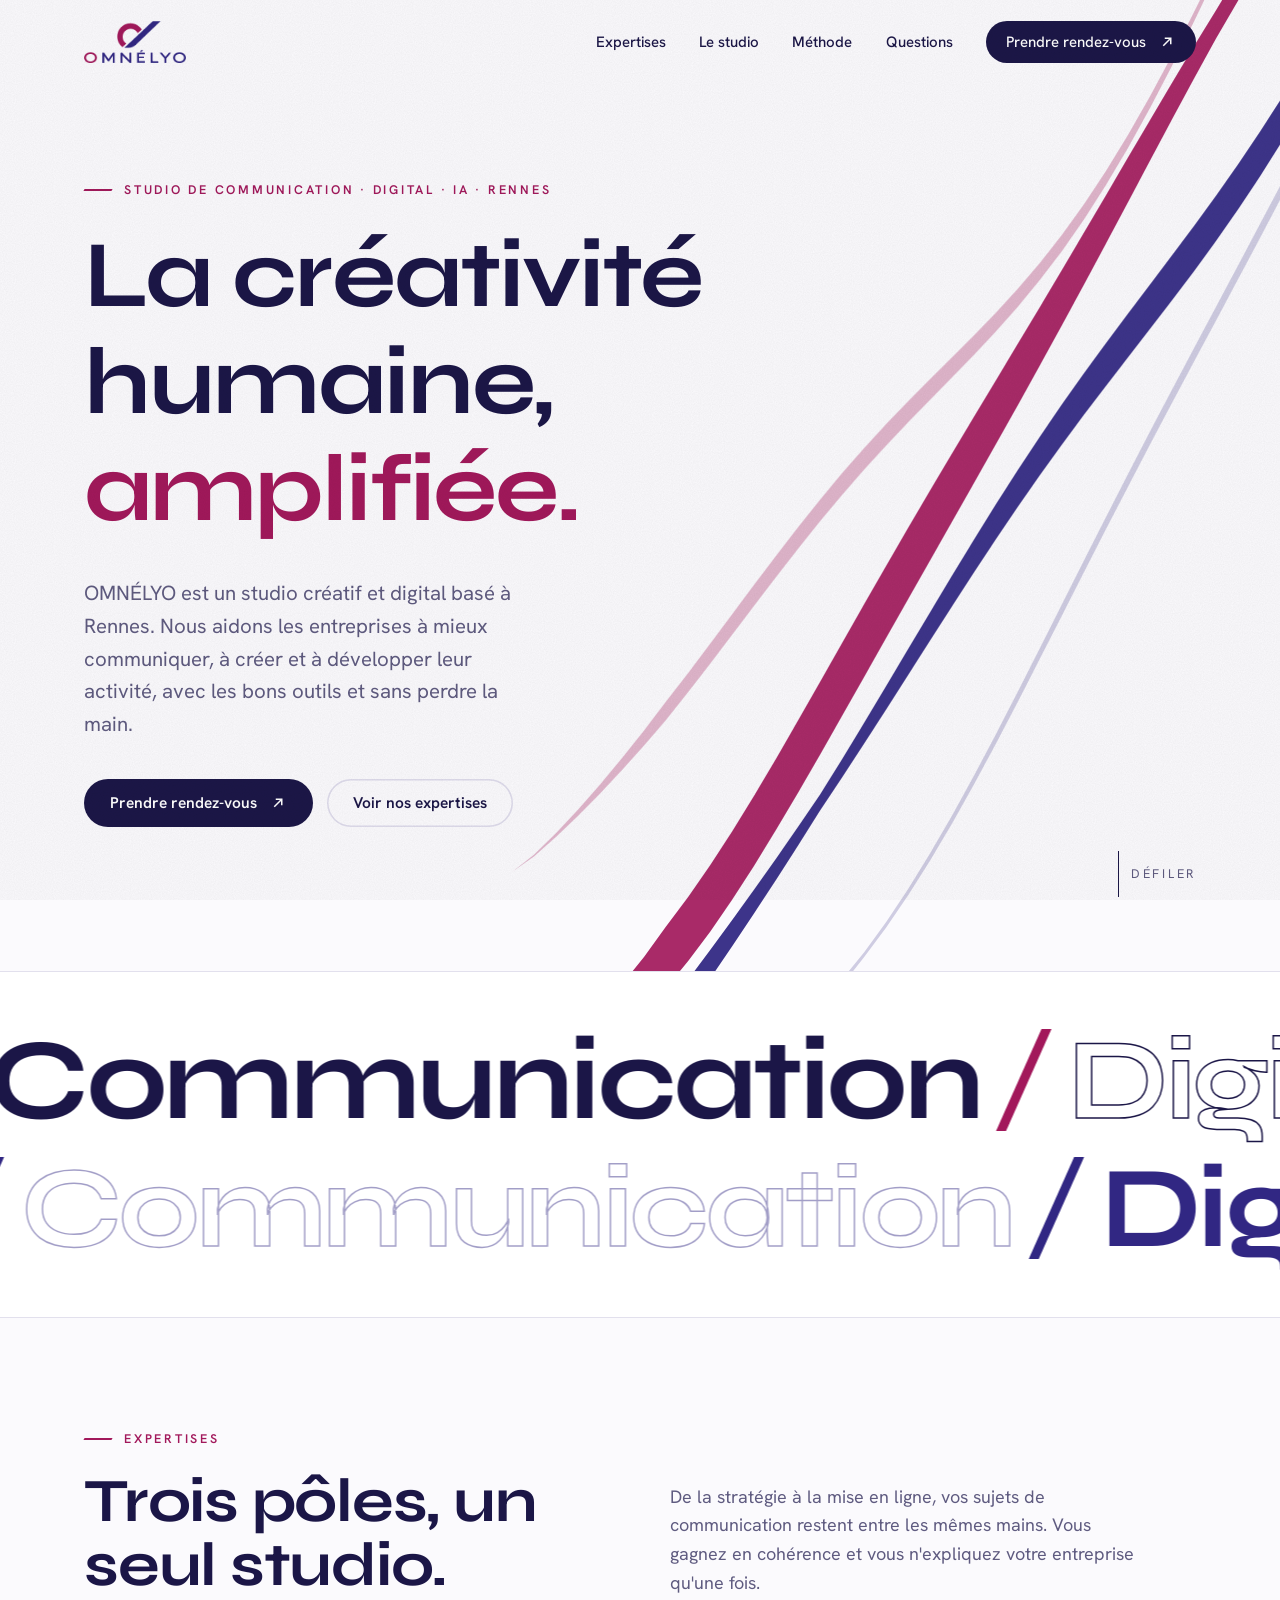
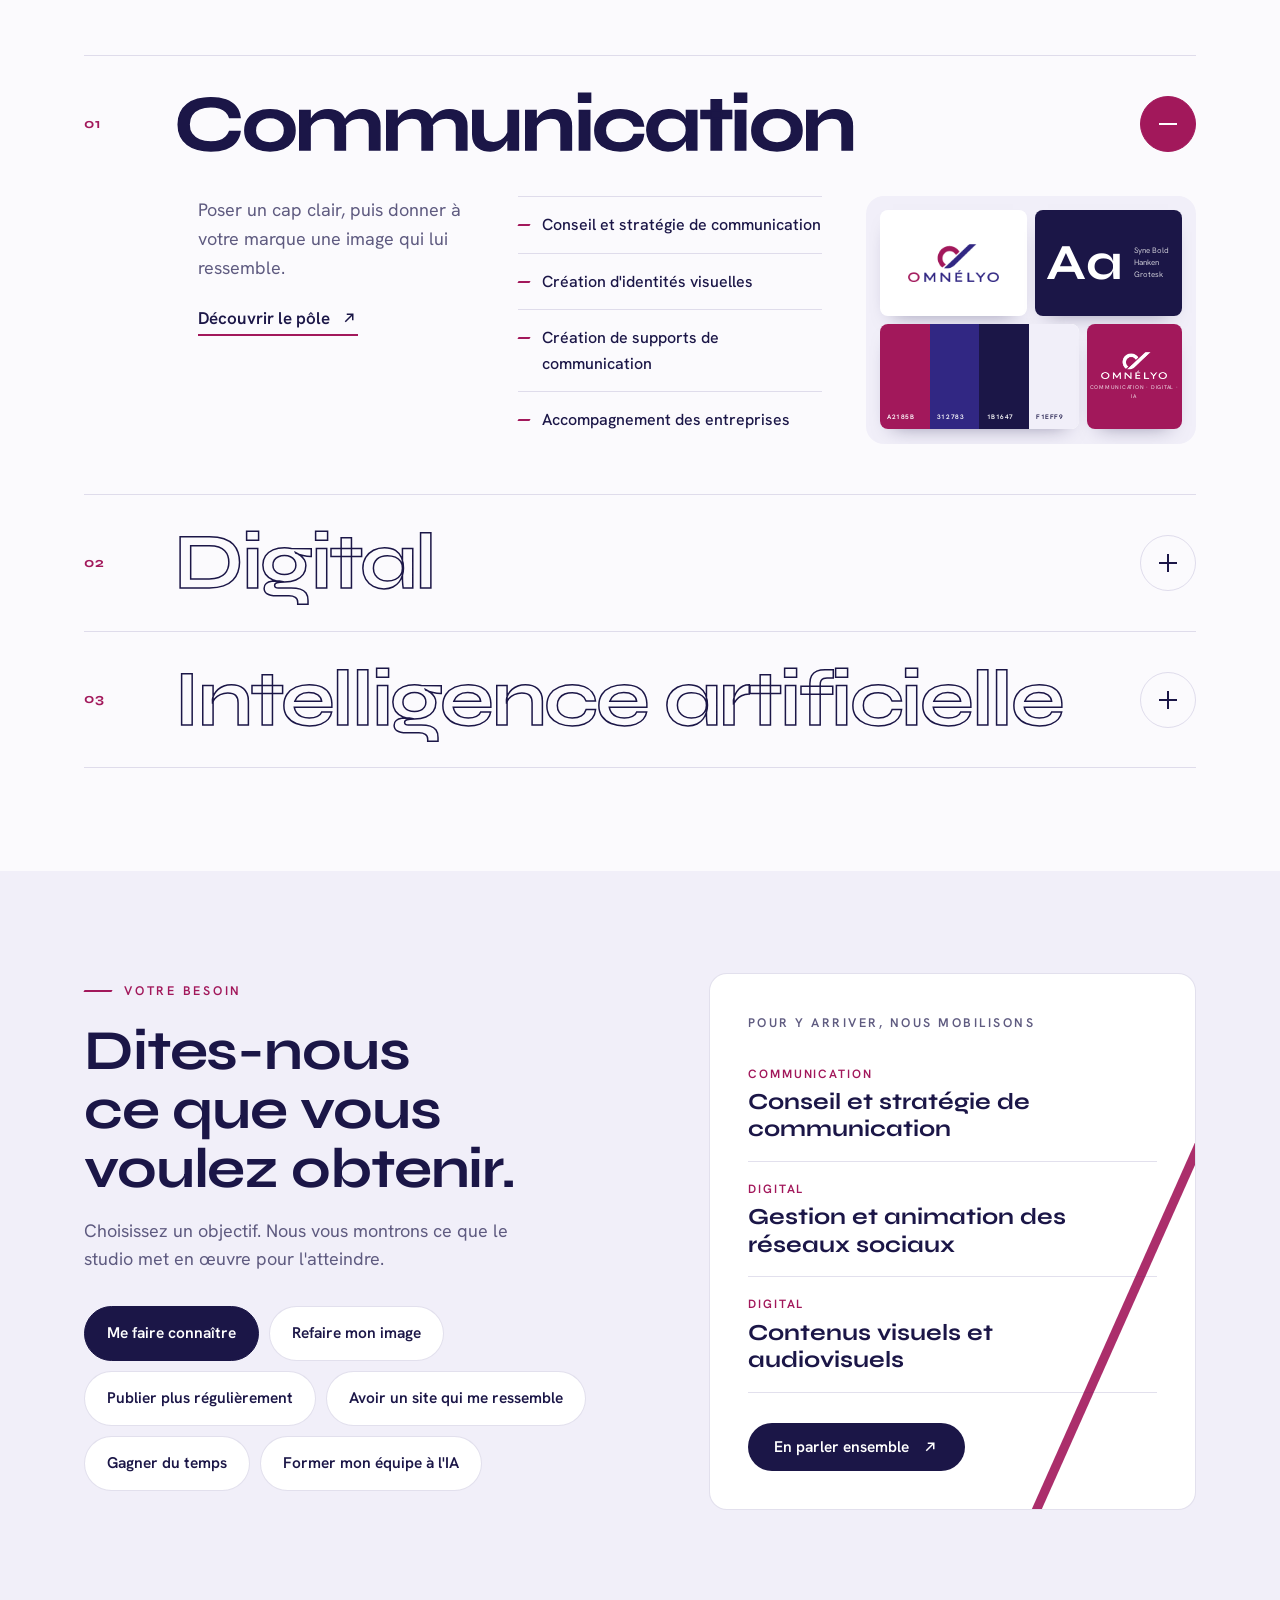
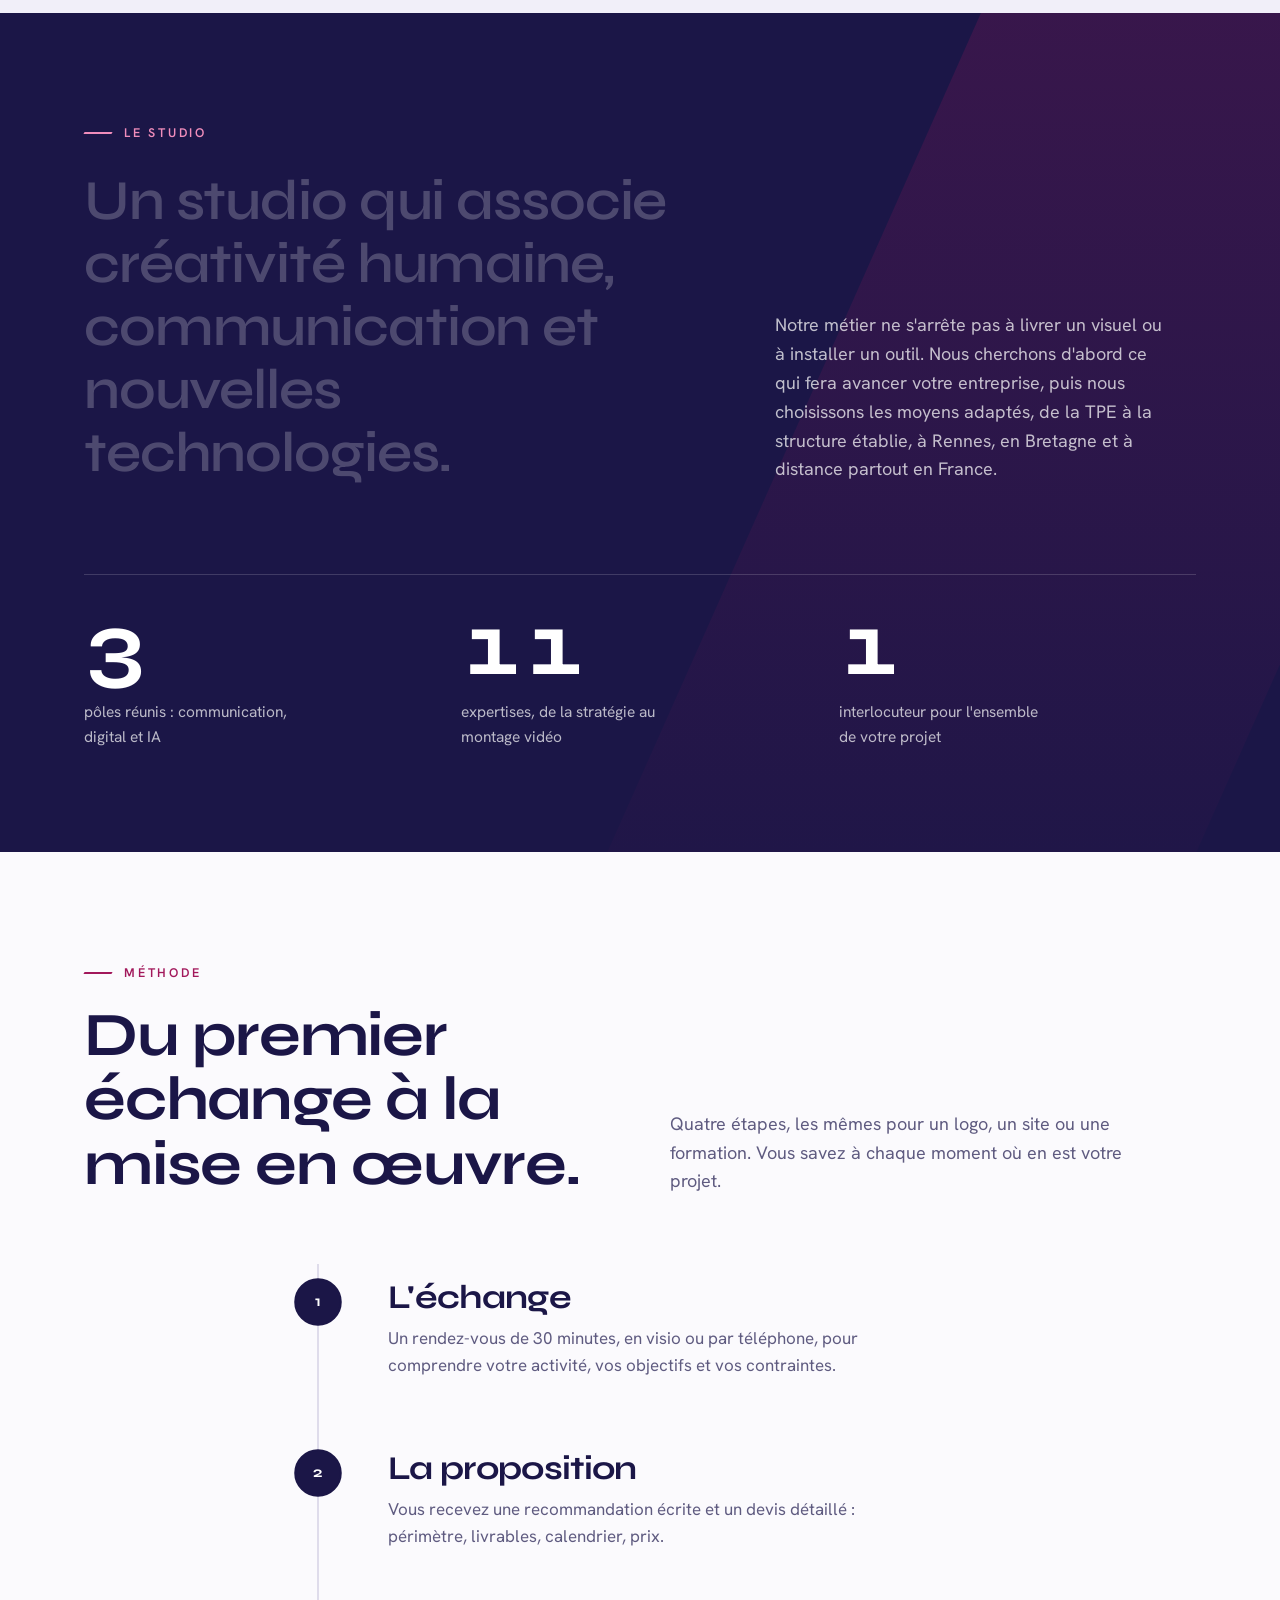
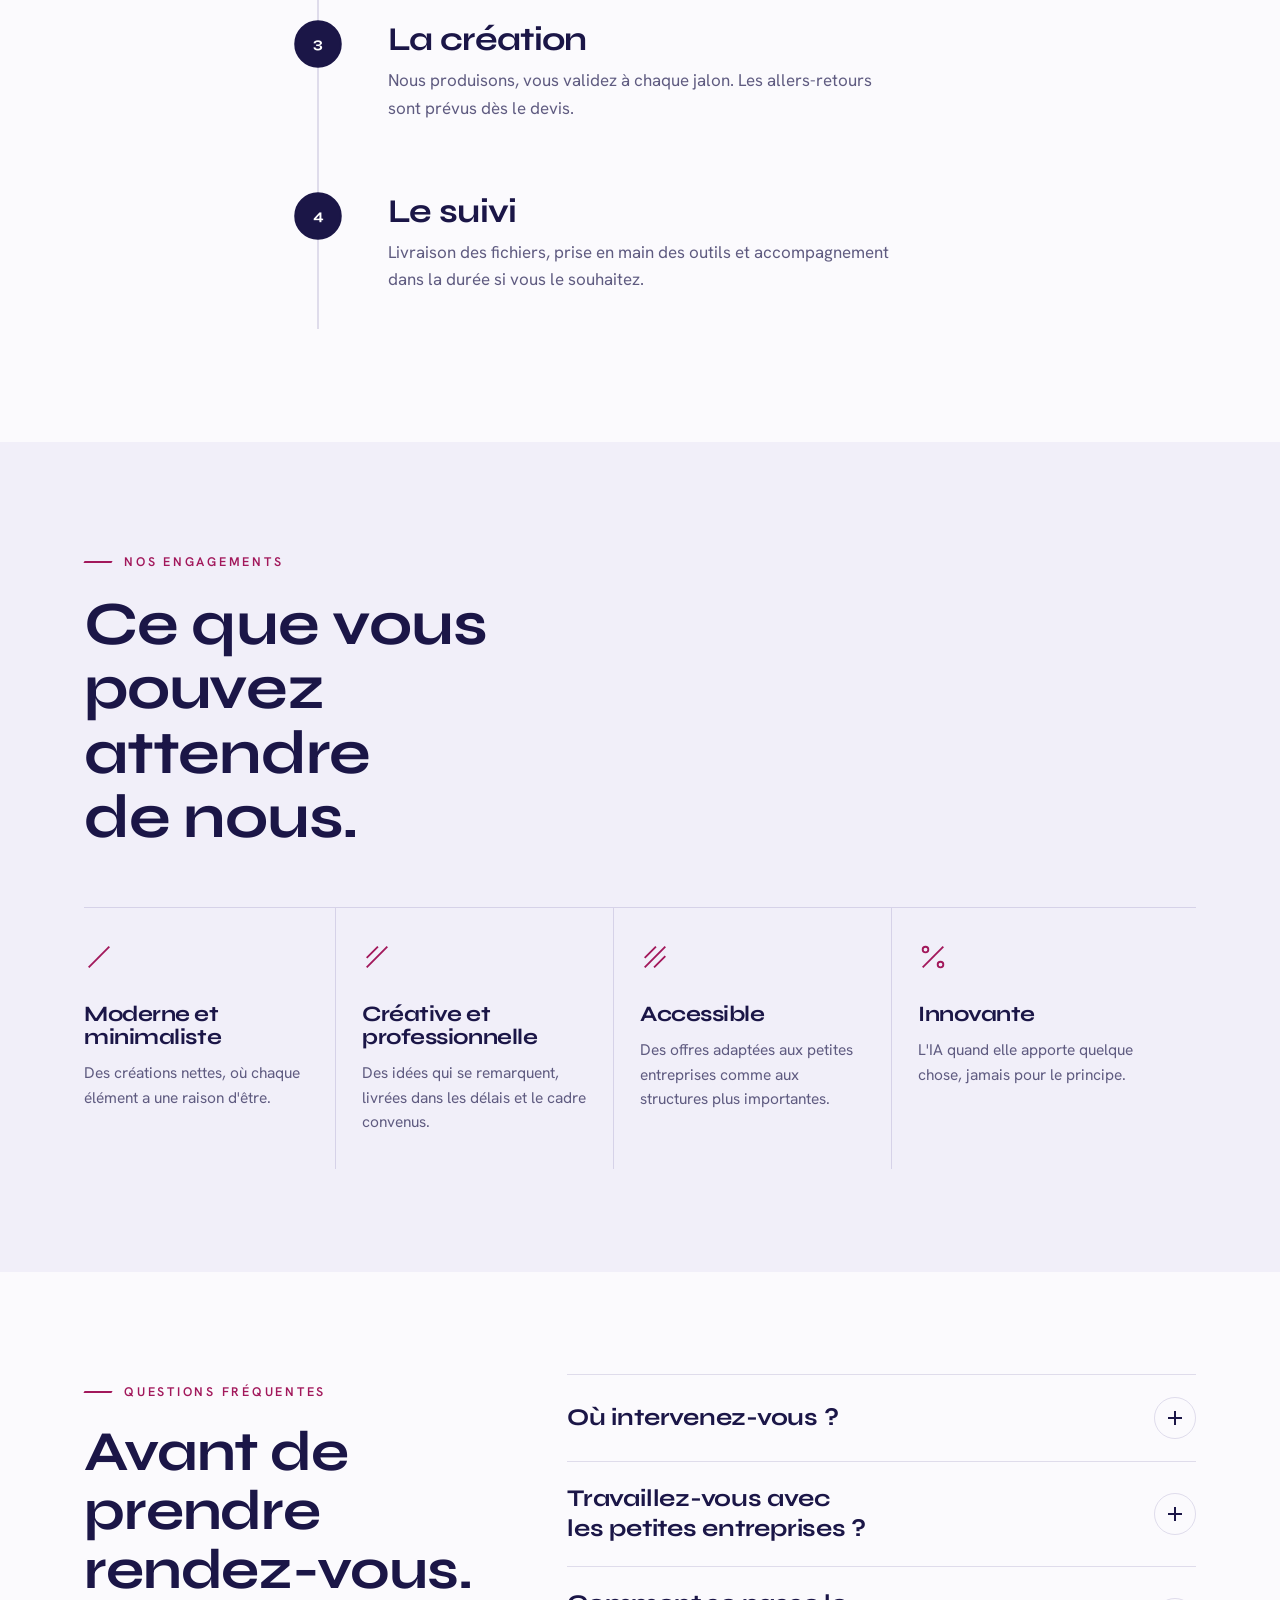
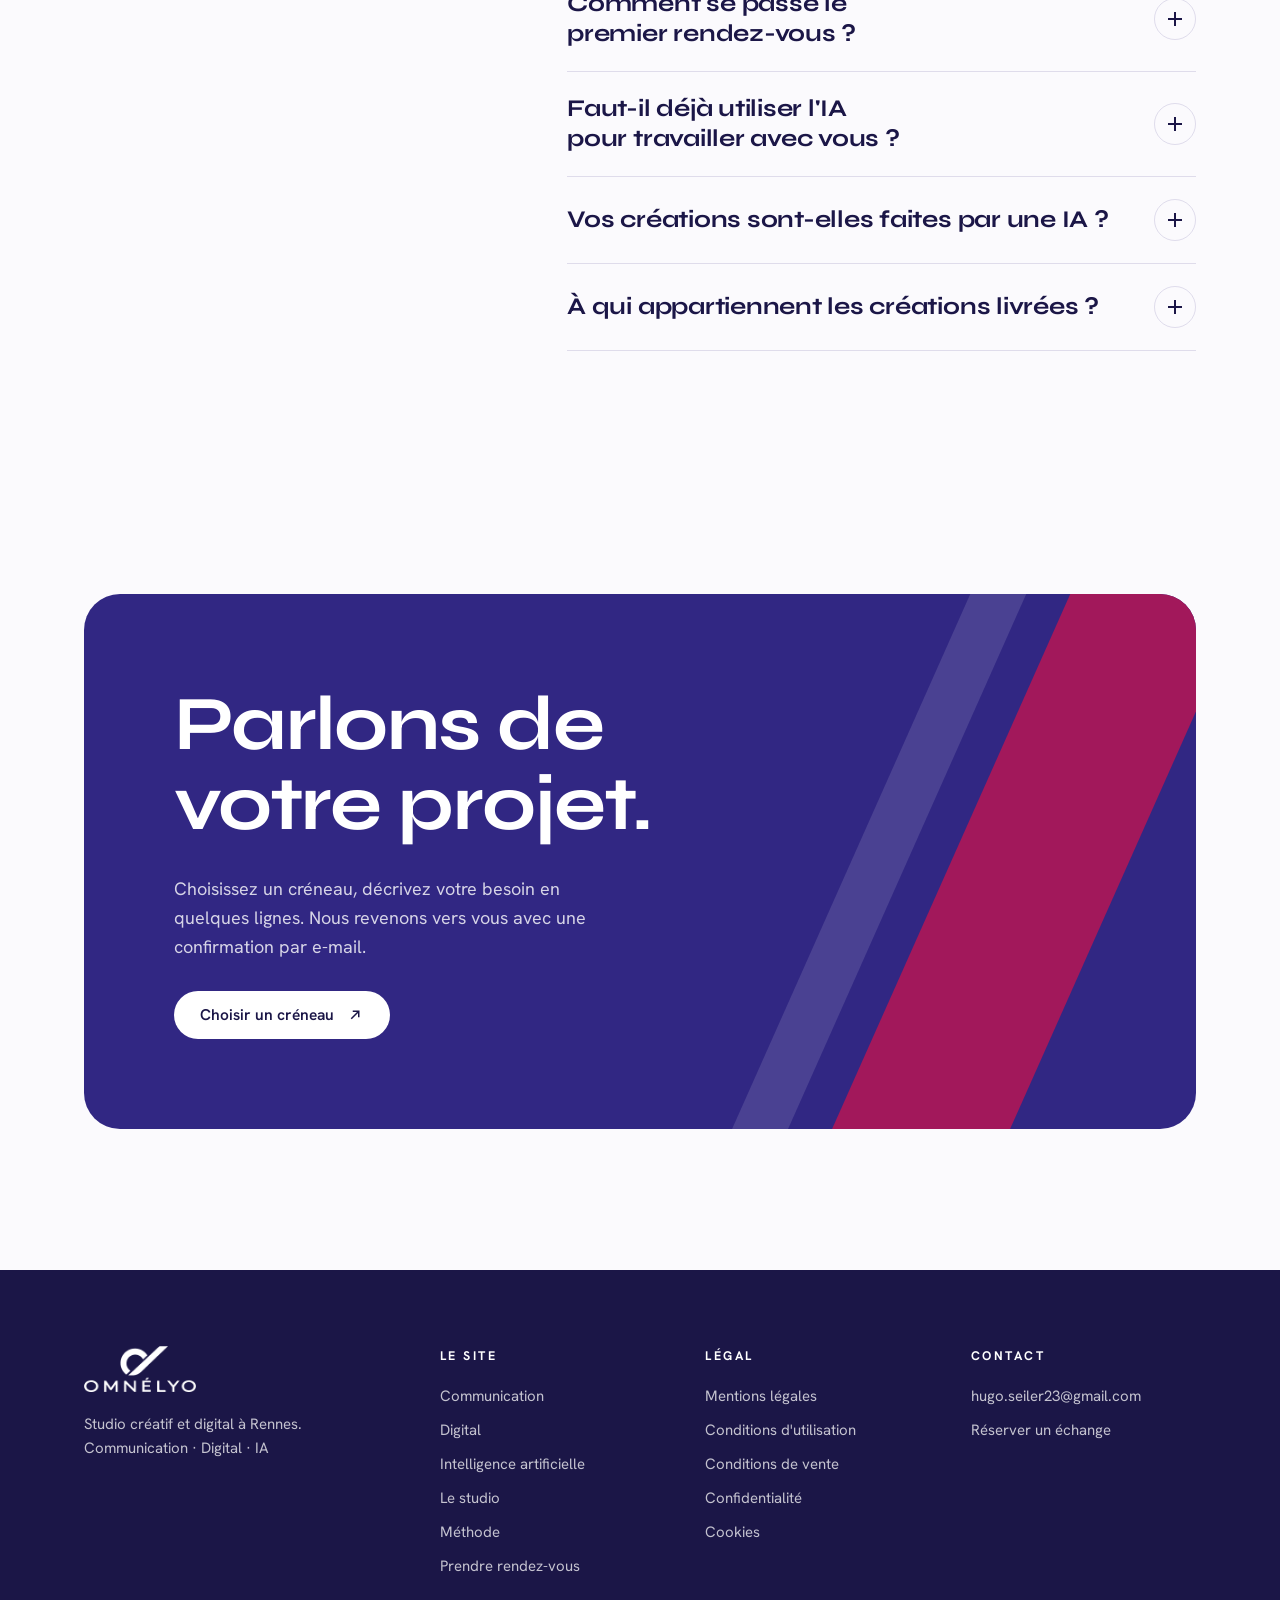
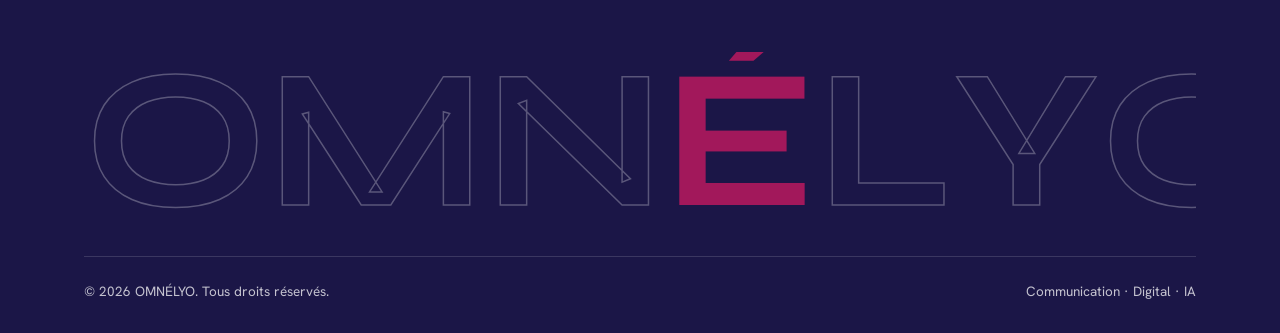
<file: index.html>
<!DOCTYPE html>
<html lang="fr">
<head>
<meta charset="utf-8">
<meta name="viewport" content="width=device-width, initial-scale=1">
<title>OMNÉLYO | Studio de communication, digital et IA à Rennes</title>
<meta name="description" content="OMNÉLYO, studio créatif et digital à Rennes : stratégie de communication, identité visuelle, réseaux sociaux, vidéo, sites internet et accompagnement IA.">
<meta name="robots" content="index, follow, max-image-preview:large">
<link rel="canonical" href="https://omnelyo.com/">
<meta property="og:type" content="website">
<meta property="og:site_name" content="OMNÉLYO">
<meta property="og:locale" content="fr_FR">
<meta property="og:title" content="OMNÉLYO | Studio de communication, digital et IA à Rennes">
<meta property="og:description" content="OMNÉLYO, studio créatif et digital à Rennes : stratégie de communication, identité visuelle, réseaux sociaux, vidéo, sites internet et accompagnement IA.">
<meta property="og:url" content="https://omnelyo.com/">
<meta property="og:image" content="https://omnelyo.com/assets/og-omnelyo.png">
<meta property="og:image:width" content="1200">
<meta property="og:image:height" content="630">
<meta name="twitter:card" content="summary_large_image">
<meta name="geo.region" content="FR-35">
<meta name="geo.placename" content="Rennes">
<meta name="theme-color" content="#1B1647">
<link rel="icon" href="assets/logo-omnelyo.webp">
<link rel="preconnect" href="https://fonts.googleapis.com">
<link rel="preconnect" href="https://fonts.gstatic.com" crossorigin>
<link href="https://fonts.googleapis.com/css2?family=Hanken+Grotesk:wght@400;500;600&family=Syne:wght@600;700&display=swap" rel="stylesheet">
<link rel="stylesheet" href="css/style.css">
<script>document.documentElement.classList.add("js")</script>
<script type="application/ld+json">{"@context": "https://schema.org", "@graph": [{"@type": "ProfessionalService", "@id": "https://omnelyo.com/#studio", "name": "OMNÉLYO", "url": "https://omnelyo.com/", "logo": "https://omnelyo.com/assets/logo-omnelyo.webp", "image": "https://omnelyo.com/assets/og-omnelyo.png", "description": "Studio créatif et digital à Rennes : communication, digital et intelligence artificielle.", "address": {"@type": "PostalAddress", "addressLocality": "Rennes", "addressRegion": "Bretagne", "addressCountry": "FR"}, "areaServed": [{"@type": "City", "name": "Rennes"}, {"@type": "AdministrativeArea", "name": "Ille-et-Vilaine"}, {"@type": "AdministrativeArea", "name": "Bretagne"}, {"@type": "Country", "name": "France"}], "knowsAbout": ["Stratégie de communication", "Identité visuelle", "Réseaux sociaux", "Montage vidéo", "Création de sites internet", "Intelligence artificielle"]}, {"@type": "WebSite", "@id": "https://omnelyo.com/#site", "url": "https://omnelyo.com/", "name": "OMNÉLYO", "inLanguage": "fr-FR", "publisher": {"@id": "https://omnelyo.com/#studio"}}, {"@type": "FAQPage", "@id": "https://omnelyo.com/#faq", "mainEntity": [{"@type": "Question", "name": "Où intervenez-vous ?", "acceptedAnswer": {"@type": "Answer", "text": "Le studio est basé à Rennes et accompagne les entreprises de Rennes, d'Ille-et-Vilaine et de Bretagne. Les rendez-vous se font en visio ou par téléphone, ce qui permet aussi de travailler avec des clients partout en France."}}, {"@type": "Question", "name": "Travaillez-vous avec les petites entreprises ?", "acceptedAnswer": {"@type": "Answer", "text": "Oui. Chaque proposition est dimensionnée selon votre taille et votre budget, de l'indépendant à la structure établie. Le devis précise ce qui est inclus."}}, {"@type": "Question", "name": "Comment se passe le premier rendez-vous ?", "acceptedAnswer": {"@type": "Answer", "text": "Il dure 30 minutes, en visio ou par téléphone. Nous parlons de votre activité, de vos objectifs et de vos contraintes. Vous recevez ensuite une proposition écrite et un devis."}}, {"@type": "Question", "name": "Faut-il déjà utiliser l'IA pour travailler avec vous ?", "acceptedAnswer": {"@type": "Answer", "text": "Non. Beaucoup de projets n'en ont pas besoin. Quand elle peut vous faire gagner du temps, nous vous accompagnons pas à pas, à votre rythme."}}, {"@type": "Question", "name": "Vos créations sont-elles faites par une IA ?", "acceptedAnswer": {"@type": "Answer", "text": "L'IA est un outil parmi d'autres. Chaque livrable est pensé, relu et validé par une personne, et nous vous indiquons les outils utilisés si vous le demandez."}}, {"@type": "Question", "name": "À qui appartiennent les créations livrées ?", "acceptedAnswer": {"@type": "Answer", "text": "À vous, une fois la prestation réglée, pour les usages prévus au devis. Le détail figure dans nos conditions de vente."}}]}]}</script>
</head>
<body>
<a class="skip" href="#main">Aller au contenu</a>
<div class="curtain" aria-hidden="true"><i></i><i></i></div>
<div class="progress" aria-hidden="true"></div>

<header class="header">
  <div class="wrap header__in">
    <a class="brand" href="./" aria-label="OMNÉLYO, retour à l'accueil"><img src="assets/logo-omnelyo.webp" alt="OMNÉLYO, studio de communication à Rennes" width="248" height="102"></a>
    <button class="burger" aria-label="Ouvrir le menu" aria-expanded="false" aria-controls="menu"><span></span><span></span></button>
    <nav class="nav" id="menu" aria-label="Navigation principale">
      <a href="#expertises">Expertises</a>
      <a href="#studio">Le studio</a>
      <a href="#methode">Méthode</a>
      <a href="#questions">Questions</a>
      <a class="btn btn--sm" href="rendez-vous/">Prendre rendez-vous <svg class="arrow" viewBox="0 0 24 24" fill="none" stroke="currentColor" stroke-width="2" aria-hidden="true"><path d="M7 17 17 7M9 7h8v8"/></svg></a>
    </nav>
  </div>
</header>

<main id="main">
<div class="view is-current">

  <section class="hero">
    <canvas id="ribbons" aria-hidden="true"></canvas>
    <div class="wrap">
      <h1>
        <span class="eyebrow fade-in d0">Studio de communication · Digital · IA · Rennes</span>
        <span class="line"><span>La créativité</span></span>
        <span class="line"><span>humaine,</span></span>
        <span class="line"><span><em>amplifiée.</em></span></span>
      </h1>
      <p class="hero__lead fade-in">OMNÉLYO est un studio créatif et digital basé à Rennes. Nous aidons les entreprises à mieux communiquer, à créer et à développer leur activité, avec les bons outils et sans perdre la main.</p>
      <div class="hero__cta fade-in d2">
        <a class="btn" href="rendez-vous/">Prendre rendez-vous <svg class="arrow" viewBox="0 0 24 24" fill="none" stroke="currentColor" stroke-width="2" aria-hidden="true"><path d="M7 17 17 7M9 7h8v8"/></svg></a>
        <a class="btn btn--ghost" href="#expertises">Voir nos expertises</a>
      </div>
      <div class="hero__meta" aria-hidden="true"><i></i>Défiler</div>
    </div>
  </section>

  <div class="bigtype" aria-hidden="true">
    <div class="bigtype__row" data-dir="1"><span>Communication</span><i></i><span class="o">Digital</span><i></i><span>Intelligence artificielle</span><i></i><span class="o">Création</span><i></i><span>Communication</span><i></i><span class="o">Digital</span><i></i><span>Intelligence artificielle</span><i></i><span class="o">Création</span><i></i><span>Communication</span><i></i><span class="o">Digital</span><i></i><span>Intelligence artificielle</span><i></i><span class="o">Création</span><i></i><span>Communication</span><i></i><span class="o">Digital</span><i></i><span>Intelligence artificielle</span><i></i><span class="o">Création</span><i></i></div>
    <div class="bigtype__row" data-dir="-1"><span>Communication</span><i></i><span class="o">Digital</span><i></i><span>Intelligence artificielle</span><i></i><span class="o">Conseil</span><i></i><span>Communication</span><i></i><span class="o">Digital</span><i></i><span>Intelligence artificielle</span><i></i><span class="o">Conseil</span><i></i><span>Communication</span><i></i><span class="o">Digital</span><i></i><span>Intelligence artificielle</span><i></i><span class="o">Conseil</span><i></i><span>Communication</span><i></i><span class="o">Digital</span><i></i><span>Intelligence artificielle</span><i></i><span class="o">Conseil</span><i></i></div>
  </div>

  <section class="section" id="expertises">
    <div class="wrap">
      <div class="section__head">
        <div class="reveal">
          <p class="eyebrow">Expertises</p>
          <h2>Trois pôles, un seul studio.</h2>
        </div>
        <p class="reveal" style="--i:1">De la stratégie à la mise en ligne, vos sujets de communication restent entre les mêmes mains. Vous gagnez en cohérence et vous n'expliquez votre entreprise qu'une fois.</p>
      </div>

      <div class="xp reveal" data-acc="one">
        <div class="xp__item is-open">
          <h3><button class="xp__head" type="button" aria-expanded="true"><span class="xp__num">01</span><span class="xp__title">Communication</span><span class="xp__sign"></span></button></h3>
          <div class="xp__panel"><div><div class="xp__body"><span></span><div><p>Poser un cap clair, puis donner à votre marque une image qui lui ressemble.</p><a class="link" href="communication/">Découvrir le pôle <svg class="arrow" viewBox="0 0 24 24" fill="none" stroke="currentColor" stroke-width="2" aria-hidden="true"><path d="M7 17 17 7M9 7h8v8"/></svg></a></div><ul><li style="--i:0">Conseil et stratégie de communication</li><li style="--i:1">Création d'identités visuelles</li><li style="--i:2">Création de supports de communication</li><li style="--i:3">Accompagnement des entreprises</li></ul><a class="art" data-art="brand" href="communication/" aria-label="Découvrir le pôle"><div class="art__in ab"><div class="t ab-logo" style="--k:0"><img src="assets/logo-omnelyo.webp" alt="" loading="lazy"></div><div class="t ab-type" style="--k:1"><b>Aa</b><span>Syne Bold<br>Hanken Grotesk</span></div><div class="t ab-pal" style="--k:2"><i style="--c:#A2185B"><em>A2185B</em></i><i style="--c:#312783"><em>312783</em></i><i style="--c:#1B1647"><em>1B1647</em></i><i style="--c:#F1EFF9;--f:#1B1647"><em>F1EFF9</em></i></div><div class="t ab-card" style="--k:3"><img src="assets/logo-omnelyo.webp" alt="" loading="lazy"><span>Communication · Digital · IA</span></div></div></a></div></div></div>
        </div>
        <div class="xp__item">
          <h3><button class="xp__head" type="button" aria-expanded="false"><span class="xp__num">02</span><span class="xp__title">Digital</span><span class="xp__sign"></span></button></h3>
          <div class="xp__panel"><div><div class="xp__body"><span></span><div><p>Être présent là où vos clients vous cherchent, avec des contenus qui donnent envie.</p><a class="link" href="digital/">Découvrir le pôle <svg class="arrow" viewBox="0 0 24 24" fill="none" stroke="currentColor" stroke-width="2" aria-hidden="true"><path d="M7 17 17 7M9 7h8v8"/></svg></a></div><ul><li style="--i:0">Gestion et animation des réseaux sociaux</li><li style="--i:1">Contenus visuels et audiovisuels</li><li style="--i:2">Montage vidéo</li><li style="--i:3">Création de sites internet</li></ul><a class="art" data-art="social" href="digital/" aria-label="Découvrir le pôle"><div class="art__in as"><div class="as-phone"><div class="as-bar"></div><div class="as-grid"><i></i><i></i><i></i><i></i><i></i><i></i><i></i><i></i><i></i></div></div><div class="as-edit"><div class="as-screen"><span class="as-play"></span></div><div class="as-tracks"><i></i><i></i><i></i><b class="as-head"></b></div></div></div></a></div></div></div>
        </div>
        <div class="xp__item">
          <h3><button class="xp__head" type="button" aria-expanded="false"><span class="xp__num">03</span><span class="xp__title">Intelligence artificielle</span><span class="xp__sign"></span></button></h3>
          <div class="xp__panel"><div><div class="xp__body"><span></span><div><p>Adopter l'IA de façon utile et maîtrisée, au service de vos équipes.</p><a class="link" href="intelligence-artificielle/">Découvrir le pôle <svg class="arrow" viewBox="0 0 24 24" fill="none" stroke="currentColor" stroke-width="2" aria-hidden="true"><path d="M7 17 17 7M9 7h8v8"/></svg></a></div><ul><li style="--i:0">Accompagnement à l'utilisation des outils IA</li><li style="--i:1">Formation et conseil</li><li style="--i:2">Optimisation des méthodes de travail</li><li style="--i:3">Intégration de l'IA dans vos processus de communication</li></ul><a class="art" data-art="ia" href="intelligence-artificielle/" aria-label="Découvrir le pôle"><div class="art__in ai"><div class="ai-prompt"><span>Votre brief</span><p>Trois pistes de slogan pour une boulangerie artisanale<i class="caret"></i></p></div><svg class="ai-wires" viewBox="0 0 400 300" preserveAspectRatio="none" aria-hidden="true"><path d="M200 96C200 130 90 126 90 160"/><path d="M200 96V160"/><path d="M200 96C200 130 310 126 310 160"/><path d="M90 200C90 236 200 222 200 250"/><path d="M200 200V250"/><path d="M310 200C310 236 200 222 200 250"/></svg><div class="ai-ideas"><i>Piste 1</i><i>Piste 2</i><i>Piste 3</i></div><div class="ai-human">Relecture et choix humains</div></div></a></div></div></div>
        </div>
        </div>
    </div>
  </section>

  <section class="section match">
    <div class="wrap match__grid">
      <div class="reveal">
        <p class="eyebrow">Votre besoin</p>
        <h2 class="match__lead">Dites-nous ce que vous voulez obtenir.</h2>
        <p class="match__sub">Choisissez un objectif. Nous vous montrons ce que le studio met en œuvre pour l'atteindre.</p>
        <div class="goals" id="goals" role="group" aria-label="Votre objectif"></div>
      </div>
      <div class="match__card reveal" style="--i:1" aria-live="polite">
        <p class="match__for">Pour y arriver, nous mobilisons</p>
        <ul id="match-list"></ul>
        <a class="btn" href="rendez-vous/">En parler ensemble <svg class="arrow" viewBox="0 0 24 24" fill="none" stroke="currentColor" stroke-width="2" aria-hidden="true"><path d="M7 17 17 7M9 7h8v8"/></svg></a>
      </div>
    </div>
  </section>

  <section class="section studio" id="studio">
    <div class="wrap">
      <p class="eyebrow reveal">Le studio</p>
      <div class="studio__grid">
        <p class="studio__quote">Un studio qui associe créativité humaine, communication et nouvelles technologies.</p>
        <p class="reveal">Notre métier ne s'arrête pas à livrer un visuel ou à installer un outil. Nous cherchons d'abord ce qui fera avancer votre entreprise, puis nous choisissons les moyens adaptés, de la TPE à la structure établie, à Rennes, en Bretagne et à distance partout en France.</p>
      </div>
      <div class="figures">
        <div class="figure reveal"><b data-count="3">3</b><span>pôles réunis : communication, digital et IA</span></div>
        <div class="figure reveal" style="--i:1"><b data-count="12">12</b><span>expertises, de la stratégie au montage vidéo</span></div>
        <div class="figure reveal" style="--i:2"><b data-count="1">1</b><span>interlocuteur pour l'ensemble de votre projet</span></div>
      </div>
    </div>
  </section>

  <section class="section" id="methode">
    <div class="wrap">
      <div class="section__head">
        <div class="reveal">
          <p class="eyebrow">Méthode</p>
          <h2>Du premier échange à la mise en œuvre.</h2>
        </div>
        <p class="reveal" style="--i:1">Quatre étapes, les mêmes pour un logo, un site ou une formation. Vous savez à chaque moment où en est votre projet.</p>
      </div>
      <div class="steps">
        <div class="steps__rail" aria-hidden="true"><i></i></div>
        <div class="step"><div class="step__dot">1</div><div><h3>L'échange</h3><p>Un rendez-vous de <span data-cfg="duration">30 minutes</span>, en visio ou par téléphone, pour comprendre votre activité, vos objectifs et vos contraintes.</p></div></div>
        <div class="step"><div class="step__dot">2</div><div><h3>La proposition</h3><p>Vous recevez une recommandation écrite et un devis détaillé : périmètre, livrables, calendrier, prix.</p></div></div>
        <div class="step"><div class="step__dot">3</div><div><h3>La création</h3><p>Nous produisons, vous validez à chaque jalon. Les allers-retours sont prévus dès le devis.</p></div></div>
        <div class="step"><div class="step__dot">4</div><div><h3>Le suivi</h3><p>Livraison des fichiers, prise en main des outils et accompagnement dans la durée si vous le souhaitez.</p></div></div>
      </div>
    </div>
  </section>

  <section class="section values">
    <div class="wrap">
      <div class="section__head">
        <div class="reveal">
          <p class="eyebrow">Nos engagements</p>
          <h2>Ce que vous pouvez attendre de nous.</h2>
        </div>
      </div>
      <div class="values__grid">
        <div class="value reveal">
          <svg viewBox="0 0 32 32" fill="none" stroke="currentColor" stroke-width="2" aria-hidden="true"><path d="M5 27 27 5"/></svg>
          <h3>Moderne et minimaliste</h3><p>Des créations nettes, où chaque élément a une raison d'être.</p>
        </div>
        <div class="value reveal" style="--i:1">
          <svg viewBox="0 0 32 32" fill="none" stroke="currentColor" stroke-width="2" aria-hidden="true"><path d="M5 27 27 5M5 17 17 5"/></svg>
          <h3>Créative et professionnelle</h3><p>Des idées qui se remarquent, livrées dans les délais et le cadre convenus.</p>
        </div>
        <div class="value reveal" style="--i:2">
          <svg viewBox="0 0 32 32" fill="none" stroke="currentColor" stroke-width="2" aria-hidden="true"><path d="M5 27 27 5M5 17 17 5M15 27 27 15"/></svg>
          <h3>Accessible</h3><p>Des offres adaptées aux petites entreprises comme aux structures plus importantes.</p>
        </div>
        <div class="value reveal" style="--i:3">
          <svg viewBox="0 0 32 32" fill="none" stroke="currentColor" stroke-width="2" aria-hidden="true"><path d="M5 27 27 5"/><circle cx="24" cy="24" r="3"/><circle cx="8" cy="8" r="3"/></svg>
          <h3>Innovante</h3><p>L'IA quand elle apporte quelque chose, jamais pour le principe.</p>
        </div>
      </div>
    </div>
  </section>

  <section class="section" id="questions">
    <div class="wrap faq__grid">
      <div class="reveal">
        <p class="eyebrow">Questions fréquentes</p>
        <h2 class="match__lead">Avant de prendre rendez-vous.</h2>
      </div>
      <div class="xp faq reveal" style="--i:1" data-acc="any">
        <div class="xp__item">
          <h3><button class="xp__head" type="button" aria-expanded="false"><span class="xp__title">Où intervenez-vous ?</span><span class="xp__sign"></span></button></h3>
          <div class="xp__panel"><div><p class="faq__text">Le studio est basé à Rennes et accompagne les entreprises de Rennes, d'Ille-et-Vilaine et de Bretagne. Les rendez-vous se font en visio ou par téléphone, ce qui permet aussi de travailler avec des clients partout en France.</p></div></div>
        </div>
        <div class="xp__item">
          <h3><button class="xp__head" type="button" aria-expanded="false"><span class="xp__title">Travaillez-vous avec les petites entreprises ?</span><span class="xp__sign"></span></button></h3>
          <div class="xp__panel"><div><p class="faq__text">Oui. Chaque proposition est dimensionnée selon votre taille et votre budget, de l'indépendant à la structure établie. Le devis précise ce qui est inclus.</p></div></div>
        </div>
        <div class="xp__item">
          <h3><button class="xp__head" type="button" aria-expanded="false"><span class="xp__title">Comment se passe le premier rendez-vous ?</span><span class="xp__sign"></span></button></h3>
          <div class="xp__panel"><div><p class="faq__text">Il dure 30 minutes, en visio ou par téléphone. Nous parlons de votre activité, de vos objectifs et de vos contraintes. Vous recevez ensuite une proposition écrite et un devis.</p></div></div>
        </div>
        <div class="xp__item">
          <h3><button class="xp__head" type="button" aria-expanded="false"><span class="xp__title">Faut-il déjà utiliser l'IA pour travailler avec vous ?</span><span class="xp__sign"></span></button></h3>
          <div class="xp__panel"><div><p class="faq__text">Non. Beaucoup de projets n'en ont pas besoin. Quand elle peut vous faire gagner du temps, nous vous accompagnons pas à pas, à votre rythme.</p></div></div>
        </div>
        <div class="xp__item">
          <h3><button class="xp__head" type="button" aria-expanded="false"><span class="xp__title">Vos créations sont-elles faites par une IA ?</span><span class="xp__sign"></span></button></h3>
          <div class="xp__panel"><div><p class="faq__text">L'IA est un outil parmi d'autres. Chaque livrable est pensé, relu et validé par une personne, et nous vous indiquons les outils utilisés si vous le demandez.</p></div></div>
        </div>
        <div class="xp__item">
          <h3><button class="xp__head" type="button" aria-expanded="false"><span class="xp__title">À qui appartiennent les créations livrées ?</span><span class="xp__sign"></span></button></h3>
          <div class="xp__panel"><div><p class="faq__text">À vous, une fois la prestation réglée, pour les usages prévus au devis. Le détail figure dans nos <a href="cgv/">conditions de vente</a>.</p></div></div>
        </div>
        </div>
    </div>
  </section>

  <section class="cta">
    <div class="wrap">
      <div class="cta__box reveal">
        <h2>Parlons de votre projet.</h2>
        <p>Choisissez un créneau, décrivez votre besoin en quelques lignes. Nous revenons vers vous avec une confirmation par e-mail.</p>
        <div><a class="btn btn--light" href="rendez-vous/">Choisir un créneau <svg class="arrow" viewBox="0 0 24 24" fill="none" stroke="currentColor" stroke-width="2" aria-hidden="true"><path d="M7 17 17 7M9 7h8v8"/></svg></a></div>
      </div>
    </div>
  </section>
</div>
</main>

<footer class="footer">
  <div class="wrap">
    <div class="footer__grid">
      <div>
        <img class="footer__logo" loading="lazy" src="assets/logo-omnelyo.webp" alt="OMNÉLYO" width="248" height="102">
        <p>Studio créatif et digital à Rennes.<br>Communication · Digital · IA</p>
      </div>
      <div><h4>Le site</h4><ul><li><a href="communication/">Communication</a></li><li><a href="digital/">Digital</a></li><li><a href="intelligence-artificielle/">Intelligence artificielle</a></li><li><a href="#studio">Le studio</a></li><li><a href="#methode">Méthode</a></li><li><a href="rendez-vous/">Prendre rendez-vous</a></li></ul></div>
      <div><h4>Légal</h4><ul><li><a href="mentions-legales/">Mentions légales</a></li><li><a href="cgu/">Conditions d'utilisation</a></li><li><a href="cgv/">Conditions de vente</a></li><li><a href="confidentialite/">Confidentialité</a></li><li><a href="cookies/">Cookies</a></li></ul></div>
      <div><h4>Contact</h4><ul><li><a data-cfg="email" href="mailto:hugo.seiler23@gmail.com">hugo.seiler23@gmail.com</a></li><li><a href="rendez-vous/">Réserver un échange</a></li></ul></div>
    </div>
    <div class="wordmark reveal" aria-hidden="true"><span style="--i:0">O</span><span style="--i:1">M</span><span style="--i:2">N</span><span style="--i:3">É</span><span style="--i:4">L</span><span style="--i:5">Y</span><span style="--i:6">O</span></div>
    <div class="footer__base"><span>© <span data-year>2026</span> OMNÉLYO. Tous droits réservés.</span><span>Communication · Digital · IA</span></div>
  </div>
</footer>

<script src="js/main.js" defer></script>
</body>
</html>
</file>
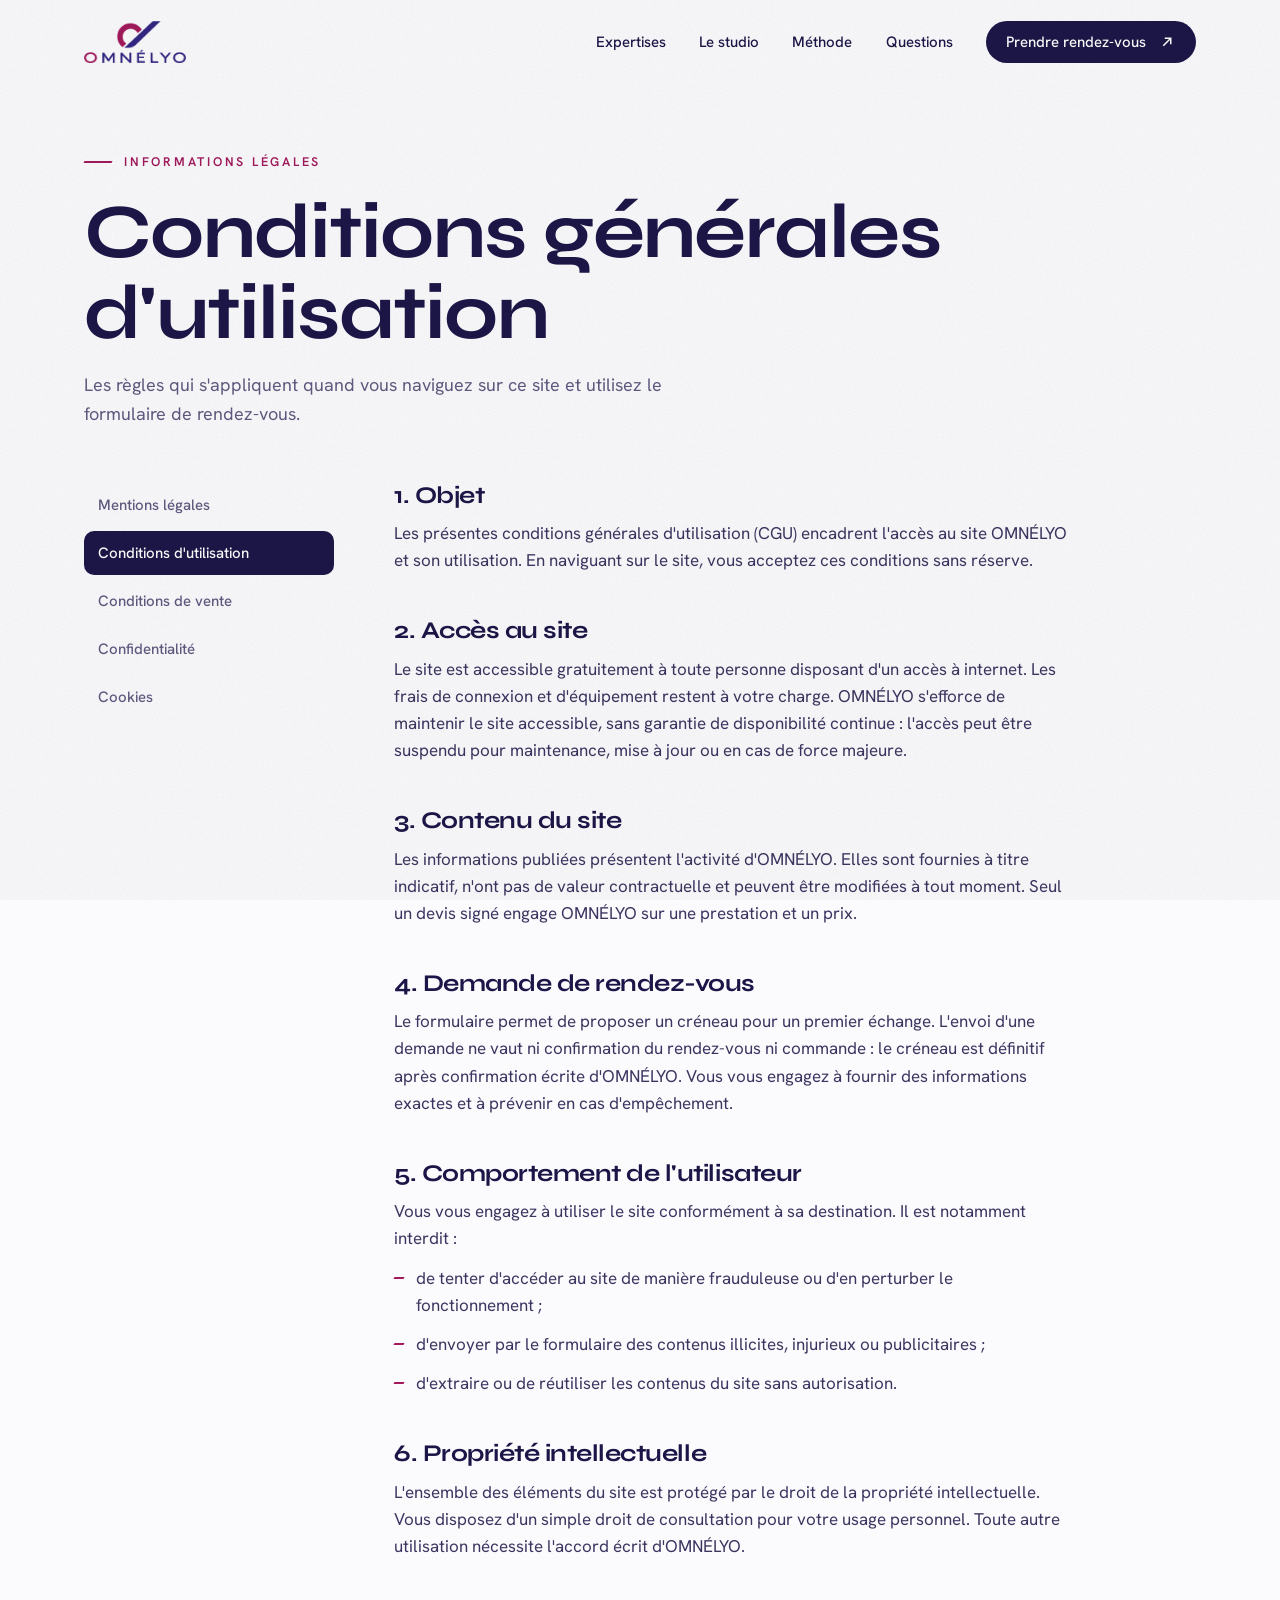
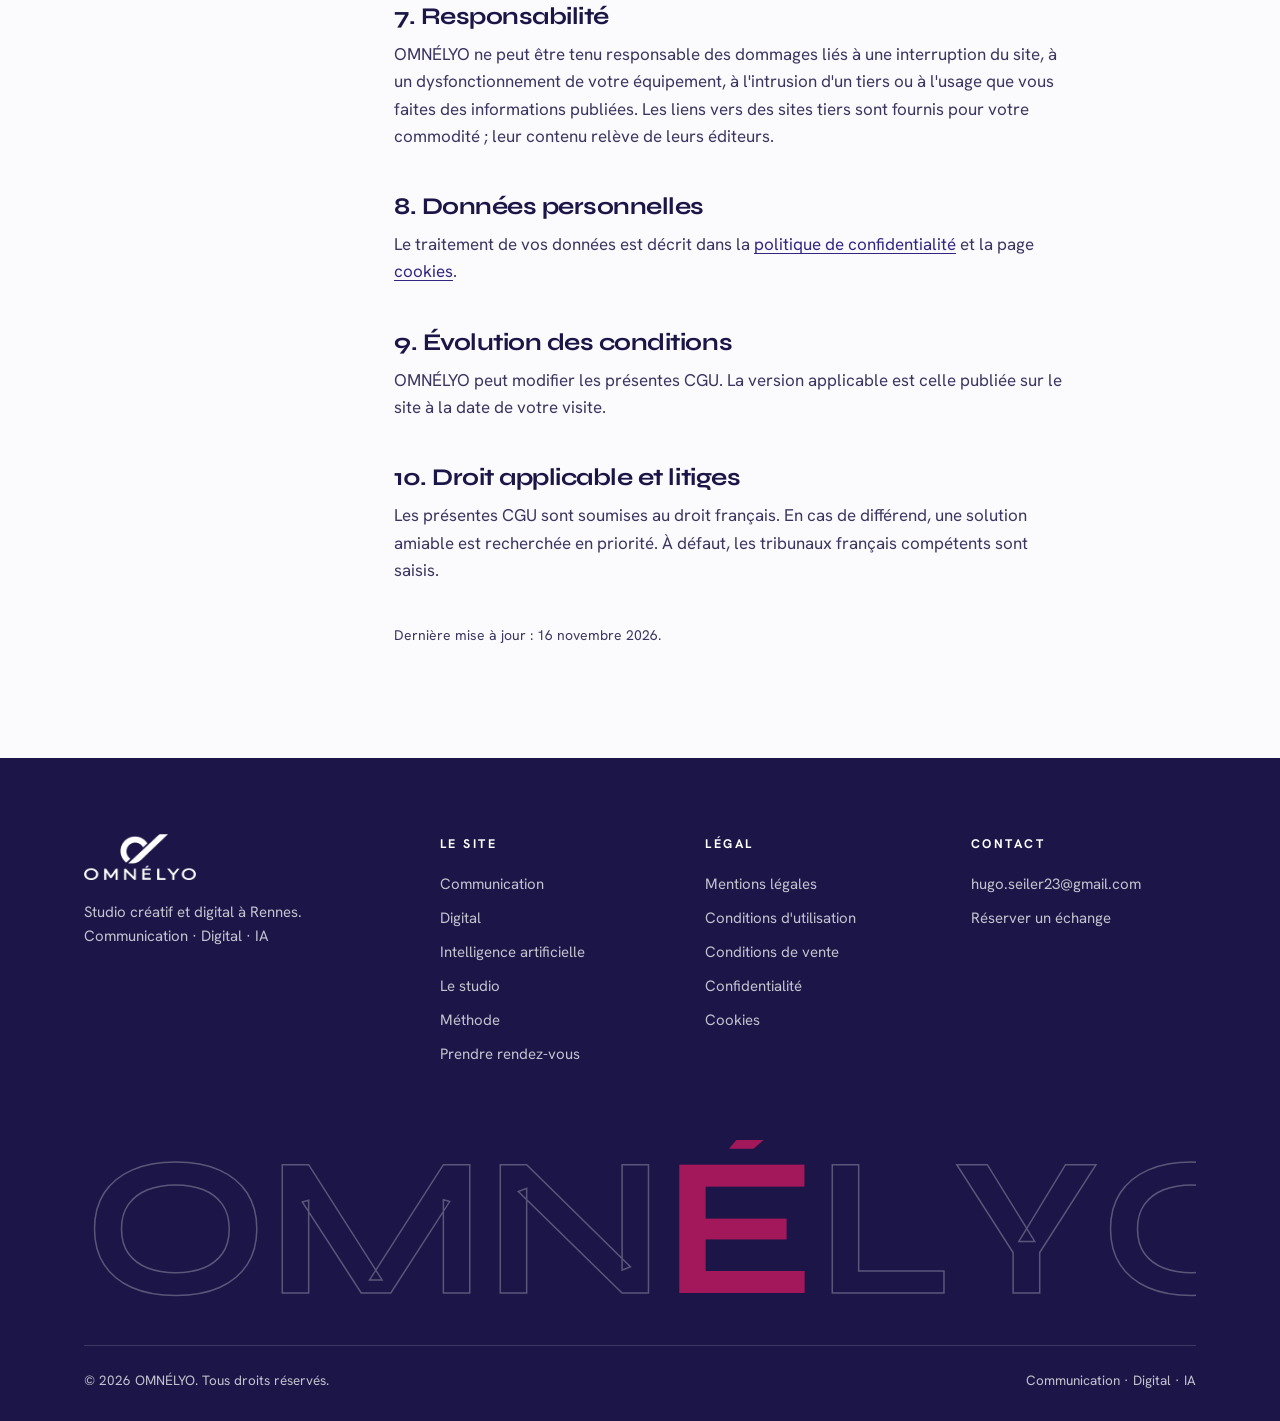
<file: cgu/index.html>
<!DOCTYPE html>
<html lang="fr">
<head>
<meta charset="utf-8">
<meta name="viewport" content="width=device-width, initial-scale=1">
<title>Conditions générales d&#x27;utilisation | OMNÉLYO</title>
<meta name="description" content="Conditions générales d&#x27;utilisation du site OMNÉLYO et du formulaire de prise de rendez-vous.">
<meta name="robots" content="index, follow, max-image-preview:large">
<link rel="canonical" href="https://omnelyo.com/cgu/">
<meta property="og:type" content="website">
<meta property="og:site_name" content="OMNÉLYO">
<meta property="og:locale" content="fr_FR">
<meta property="og:title" content="Conditions générales d&#x27;utilisation | OMNÉLYO">
<meta property="og:description" content="Conditions générales d&#x27;utilisation du site OMNÉLYO et du formulaire de prise de rendez-vous.">
<meta property="og:url" content="https://omnelyo.com/cgu/">
<meta property="og:image" content="https://omnelyo.com/assets/og-omnelyo.png">
<meta property="og:image:width" content="1200">
<meta property="og:image:height" content="630">
<meta name="twitter:card" content="summary_large_image">
<meta name="geo.region" content="FR-35">
<meta name="geo.placename" content="Rennes">
<meta name="theme-color" content="#1B1647">
<link rel="icon" href="../assets/logo-omnelyo.webp">
<link rel="preconnect" href="https://fonts.googleapis.com">
<link rel="preconnect" href="https://fonts.gstatic.com" crossorigin>
<link href="https://fonts.googleapis.com/css2?family=Hanken+Grotesk:wght@400;500;600&family=Syne:wght@600;700&display=swap" rel="stylesheet">
<link rel="stylesheet" href="../css/style.css">
<script>document.documentElement.classList.add("js")</script>
<script type="application/ld+json">{"@context": "https://schema.org", "@graph": [{"@type": "ProfessionalService", "@id": "https://omnelyo.com/#studio", "name": "OMNÉLYO", "url": "https://omnelyo.com/", "logo": "https://omnelyo.com/assets/logo-omnelyo.webp", "image": "https://omnelyo.com/assets/og-omnelyo.png", "description": "Studio créatif et digital à Rennes : communication, digital et intelligence artificielle.", "address": {"@type": "PostalAddress", "addressLocality": "Rennes", "addressRegion": "Bretagne", "addressCountry": "FR"}, "areaServed": [{"@type": "City", "name": "Rennes"}, {"@type": "AdministrativeArea", "name": "Ille-et-Vilaine"}, {"@type": "AdministrativeArea", "name": "Bretagne"}, {"@type": "Country", "name": "France"}], "knowsAbout": ["Stratégie de communication", "Identité visuelle", "Réseaux sociaux", "Montage vidéo", "Création de sites internet", "Intelligence artificielle"]}, {"@type": "BreadcrumbList", "itemListElement": [{"@type": "ListItem", "position": 1, "name": "Accueil", "item": "https://omnelyo.com/"}, {"@type": "ListItem", "position": 2, "name": "Conditions d'utilisation", "item": "https://omnelyo.com/cgu/"}]}]}</script>
</head>
<body>
<a class="skip" href="#main">Aller au contenu</a>
<div class="progress" aria-hidden="true"></div>

<header class="header">
  <div class="wrap header__in">
    <a class="brand" href="../" aria-label="OMNÉLYO, retour à l'accueil"><img src="../assets/logo-omnelyo.webp" alt="OMNÉLYO, studio de communication à Rennes" width="248" height="102"></a>
    <button class="burger" aria-label="Ouvrir le menu" aria-expanded="false" aria-controls="menu"><span></span><span></span></button>
    <nav class="nav" id="menu" aria-label="Navigation principale">
      <a href="../#expertises">Expertises</a>
      <a href="../#studio">Le studio</a>
      <a href="../#methode">Méthode</a>
      <a href="../#questions">Questions</a>
      <a class="btn btn--sm" href="../rendez-vous/">Prendre rendez-vous <svg class="arrow" viewBox="0 0 24 24" fill="none" stroke="currentColor" stroke-width="2" aria-hidden="true"><path d="M7 17 17 7M9 7h8v8"/></svg></a>
    </nav>
  </div>
</header>

<main id="main">
<div class="view is-current">
  <section class="page"><div class="wrap">
    <div class="page__head"><p class="eyebrow">Informations légales</p><h1>Conditions générales d'utilisation</h1><p>Les règles qui s'appliquent quand vous naviguez sur ce site et utilisez le formulaire de rendez-vous.</p></div>
    <div class="legal">
      <nav class="legal__nav" aria-label="Pages légales"><a data-nav href="../mentions-legales/">Mentions légales</a><a data-nav class="is-active" aria-current="page" href="../cgu/">Conditions d'utilisation</a><a data-nav href="../cgv/">Conditions de vente</a><a data-nav href="../confidentialite/">Confidentialité</a><a data-nav href="../cookies/">Cookies</a></nav>
      <div class="prose">
        <h2>1. Objet</h2>
        <p>Les présentes conditions générales d'utilisation (CGU) encadrent l'accès au site OMNÉLYO et son utilisation. En naviguant sur le site, vous acceptez ces conditions sans réserve.</p>
        <h2>2. Accès au site</h2>
        <p>Le site est accessible gratuitement à toute personne disposant d'un accès à internet. Les frais de connexion et d'équipement restent à votre charge. OMNÉLYO s'efforce de maintenir le site accessible, sans garantie de disponibilité continue : l'accès peut être suspendu pour maintenance, mise à jour ou en cas de force majeure.</p>
        <h2>3. Contenu du site</h2>
        <p>Les informations publiées présentent l'activité d'OMNÉLYO. Elles sont fournies à titre indicatif, n'ont pas de valeur contractuelle et peuvent être modifiées à tout moment. Seul un devis signé engage OMNÉLYO sur une prestation et un prix.</p>
        <h2>4. Demande de rendez-vous</h2>
        <p>Le formulaire permet de proposer un créneau pour un premier échange. L'envoi d'une demande ne vaut ni confirmation du rendez-vous ni commande : le créneau est définitif après confirmation écrite d'OMNÉLYO. Vous vous engagez à fournir des informations exactes et à prévenir en cas d'empêchement.</p>
        <h2>5. Comportement de l'utilisateur</h2>
        <p>Vous vous engagez à utiliser le site conformément à sa destination. Il est notamment interdit :</p>
        <ul>
          <li>de tenter d'accéder au site de manière frauduleuse ou d'en perturber le fonctionnement ;</li>
          <li>d'envoyer par le formulaire des contenus illicites, injurieux ou publicitaires ;</li>
          <li>d'extraire ou de réutiliser les contenus du site sans autorisation.</li>
        </ul>
        <h2>6. Propriété intellectuelle</h2>
        <p>L'ensemble des éléments du site est protégé par le droit de la propriété intellectuelle. Vous disposez d'un simple droit de consultation pour votre usage personnel. Toute autre utilisation nécessite l'accord écrit d'OMNÉLYO.</p>
        <h2>7. Responsabilité</h2>
        <p>OMNÉLYO ne peut être tenu responsable des dommages liés à une interruption du site, à un dysfonctionnement de votre équipement, à l'intrusion d'un tiers ou à l'usage que vous faites des informations publiées. Les liens vers des sites tiers sont fournis pour votre commodité ; leur contenu relève de leurs éditeurs.</p>
        <h2>8. Données personnelles</h2>
        <p>Le traitement de vos données est décrit dans la <a href="../confidentialite/">politique de confidentialité</a> et la page <a href="../cookies/">cookies</a>.</p>
        <h2>9. Évolution des conditions</h2>
        <p>OMNÉLYO peut modifier les présentes CGU. La version applicable est celle publiée sur le site à la date de votre visite.</p>
        <h2>10. Droit applicable et litiges</h2>
        <p>Les présentes CGU sont soumises au droit français. En cas de différend, une solution amiable est recherchée en priorité. À défaut, les tribunaux français compétents sont saisis.</p>
        <p class="updated">Dernière mise à jour : 16 novembre 2026.</p>
      </div>
    </div>
  </div></section>
</div>
</main>

<footer class="footer">
  <div class="wrap">
    <div class="footer__grid">
      <div>
        <img class="footer__logo" loading="lazy" src="../assets/logo-omnelyo.webp" alt="OMNÉLYO" width="248" height="102">
        <p>Studio créatif et digital à Rennes.<br>Communication · Digital · IA</p>
      </div>
      <div><h4>Le site</h4><ul><li><a href="../communication/">Communication</a></li><li><a href="../digital/">Digital</a></li><li><a href="../intelligence-artificielle/">Intelligence artificielle</a></li><li><a href="../#studio">Le studio</a></li><li><a href="../#methode">Méthode</a></li><li><a href="../rendez-vous/">Prendre rendez-vous</a></li></ul></div>
      <div><h4>Légal</h4><ul><li><a href="../mentions-legales/">Mentions légales</a></li><li><a href="../cgu/">Conditions d'utilisation</a></li><li><a href="../cgv/">Conditions de vente</a></li><li><a href="../confidentialite/">Confidentialité</a></li><li><a href="../cookies/">Cookies</a></li></ul></div>
      <div><h4>Contact</h4><ul><li><a data-cfg="email" href="mailto:hugo.seiler23@gmail.com">hugo.seiler23@gmail.com</a></li><li><a href="../rendez-vous/">Réserver un échange</a></li></ul></div>
    </div>
    <div class="wordmark reveal" aria-hidden="true"><span style="--i:0">O</span><span style="--i:1">M</span><span style="--i:2">N</span><span style="--i:3">É</span><span style="--i:4">L</span><span style="--i:5">Y</span><span style="--i:6">O</span></div>
    <div class="footer__base"><span>© <span data-year>2026</span> OMNÉLYO. Tous droits réservés.</span><span>Communication · Digital · IA</span></div>
  </div>
</footer>

<script src="../js/main.js" defer></script>
</body>
</html>
</file>
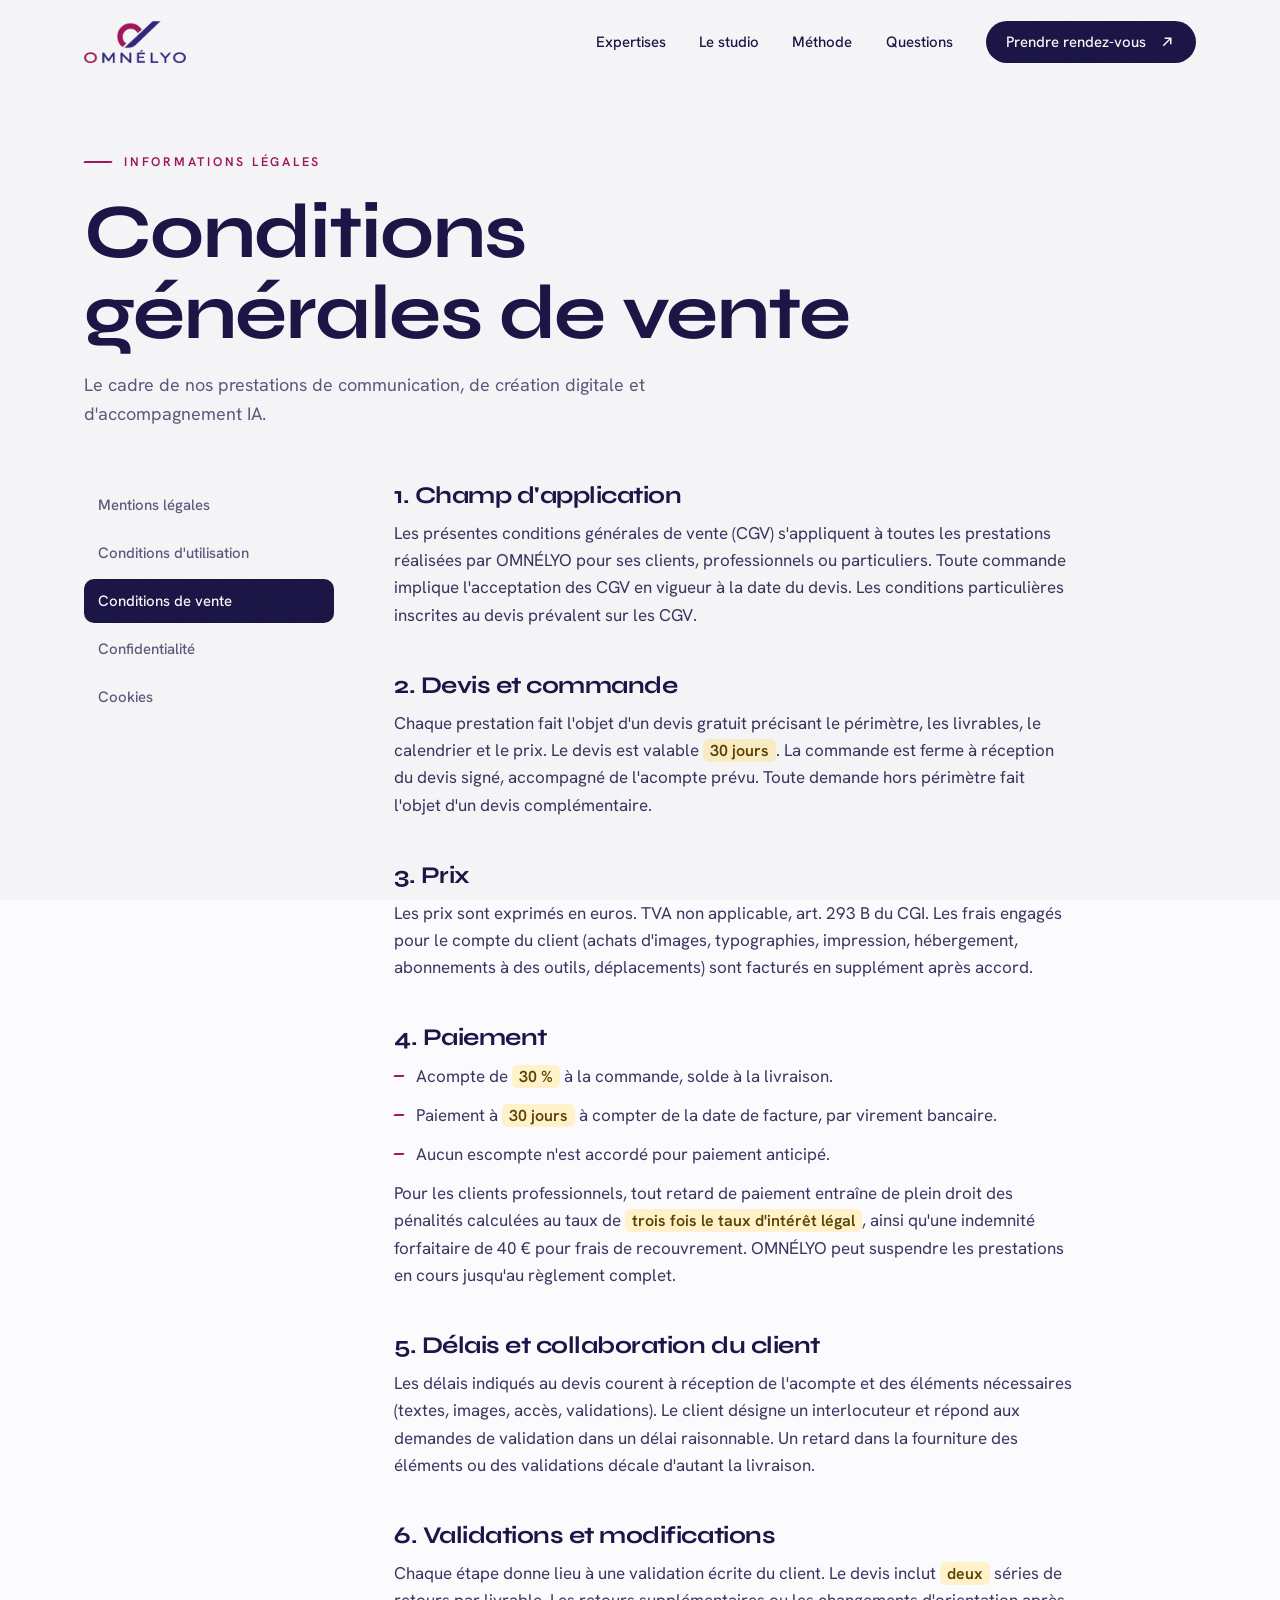
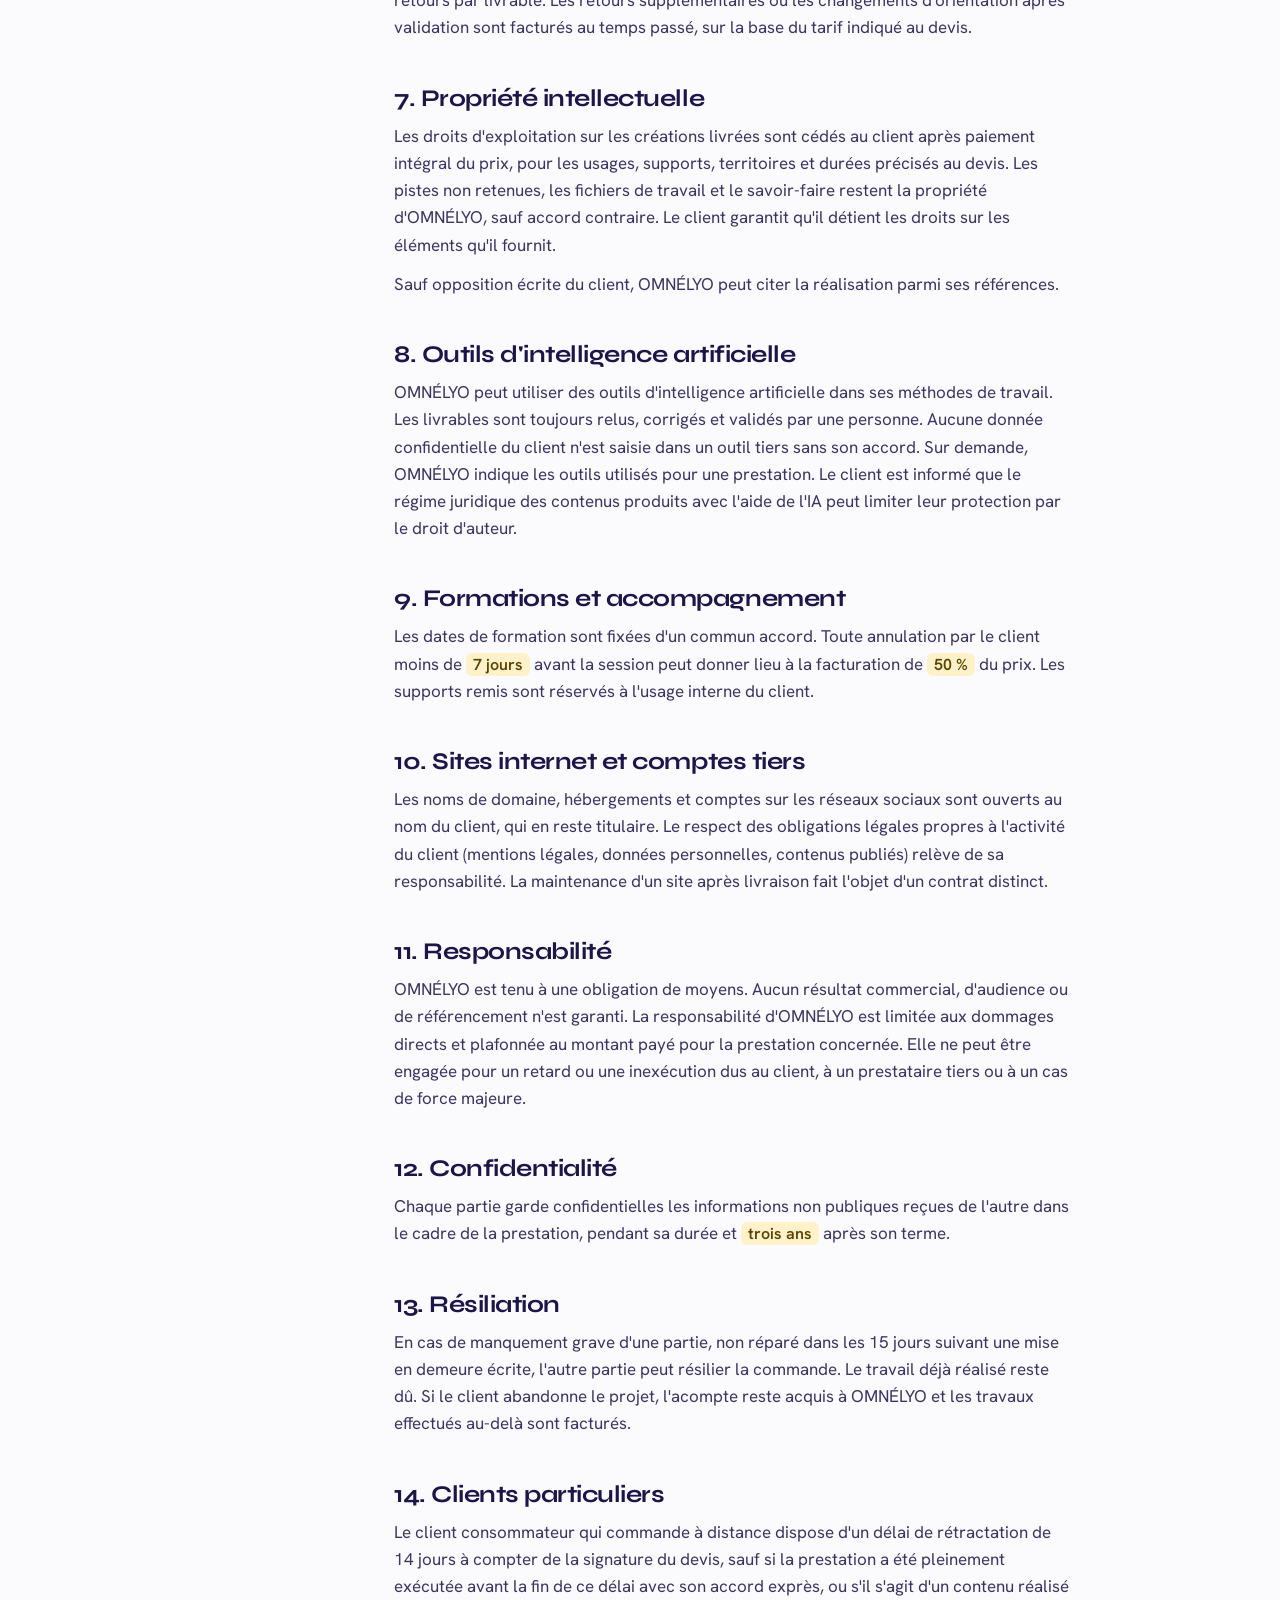
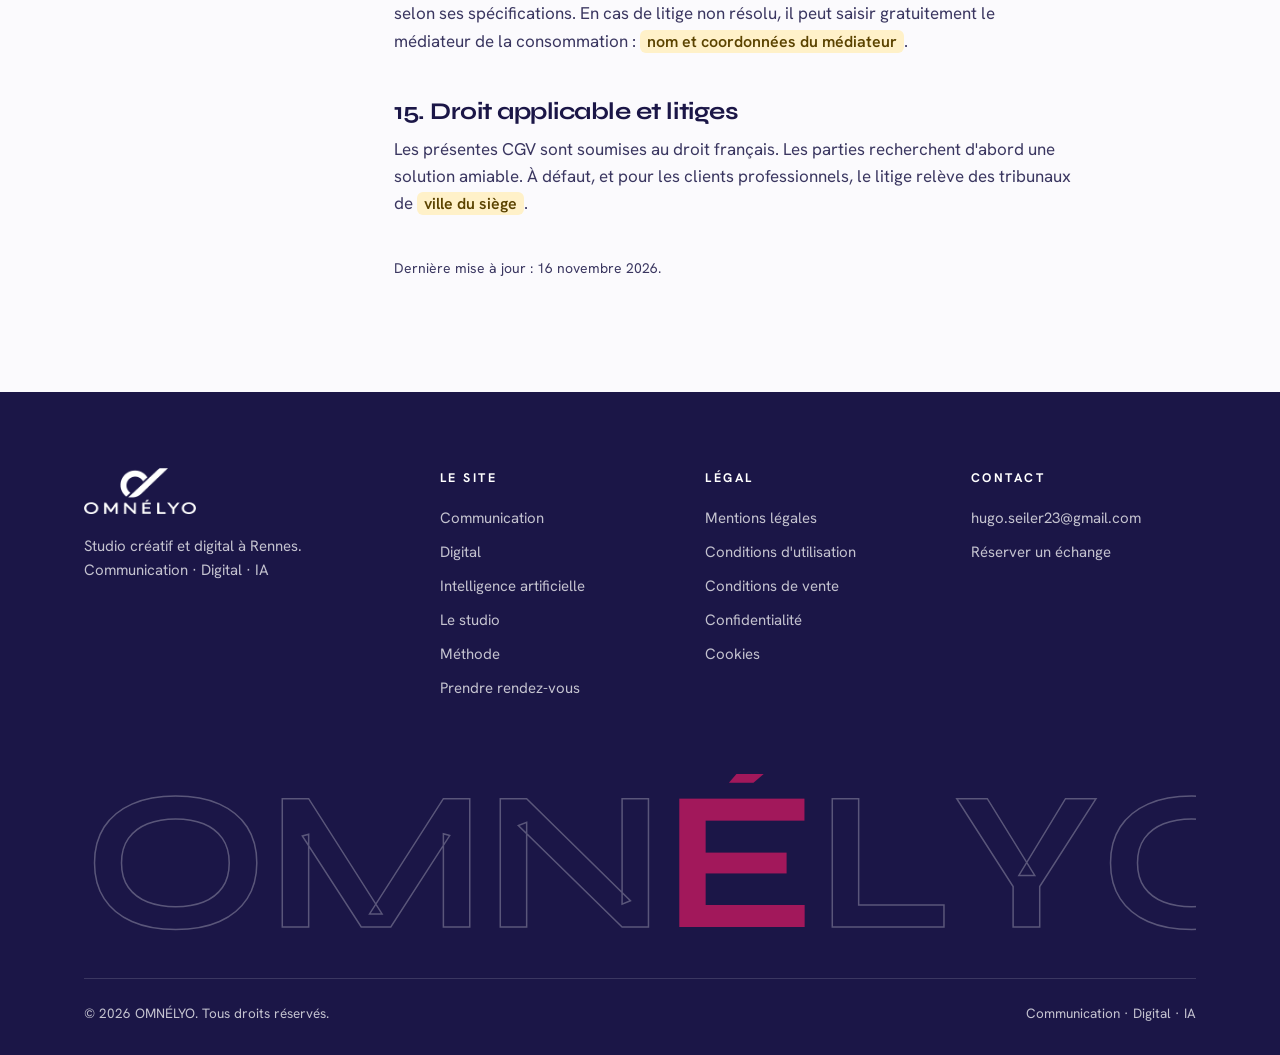
<file: cgv/index.html>
<!DOCTYPE html>
<html lang="fr">
<head>
<meta charset="utf-8">
<meta name="viewport" content="width=device-width, initial-scale=1">
<title>Conditions générales de vente | OMNÉLYO</title>
<meta name="description" content="Conditions générales de vente des prestations de communication, de création digitale et d&#x27;accompagnement IA d&#x27;OMNÉLYO.">
<meta name="robots" content="index, follow, max-image-preview:large">
<link rel="canonical" href="https://omnelyo.com/cgv/">
<meta property="og:type" content="website">
<meta property="og:site_name" content="OMNÉLYO">
<meta property="og:locale" content="fr_FR">
<meta property="og:title" content="Conditions générales de vente | OMNÉLYO">
<meta property="og:description" content="Conditions générales de vente des prestations de communication, de création digitale et d&#x27;accompagnement IA d&#x27;OMNÉLYO.">
<meta property="og:url" content="https://omnelyo.com/cgv/">
<meta property="og:image" content="https://omnelyo.com/assets/og-omnelyo.png">
<meta property="og:image:width" content="1200">
<meta property="og:image:height" content="630">
<meta name="twitter:card" content="summary_large_image">
<meta name="geo.region" content="FR-35">
<meta name="geo.placename" content="Rennes">
<meta name="theme-color" content="#1B1647">
<link rel="icon" href="../assets/logo-omnelyo.webp">
<link rel="preconnect" href="https://fonts.googleapis.com">
<link rel="preconnect" href="https://fonts.gstatic.com" crossorigin>
<link href="https://fonts.googleapis.com/css2?family=Hanken+Grotesk:wght@400;500;600&family=Syne:wght@600;700&display=swap" rel="stylesheet">
<link rel="stylesheet" href="../css/style.css">
<script>document.documentElement.classList.add("js")</script>
<script type="application/ld+json">{"@context": "https://schema.org", "@graph": [{"@type": "ProfessionalService", "@id": "https://omnelyo.com/#studio", "name": "OMNÉLYO", "url": "https://omnelyo.com/", "logo": "https://omnelyo.com/assets/logo-omnelyo.webp", "image": "https://omnelyo.com/assets/og-omnelyo.png", "description": "Studio créatif et digital à Rennes : communication, digital et intelligence artificielle.", "address": {"@type": "PostalAddress", "addressLocality": "Rennes", "addressRegion": "Bretagne", "addressCountry": "FR"}, "areaServed": [{"@type": "City", "name": "Rennes"}, {"@type": "AdministrativeArea", "name": "Ille-et-Vilaine"}, {"@type": "AdministrativeArea", "name": "Bretagne"}, {"@type": "Country", "name": "France"}], "knowsAbout": ["Stratégie de communication", "Identité visuelle", "Réseaux sociaux", "Montage vidéo", "Création de sites internet", "Intelligence artificielle"]}, {"@type": "BreadcrumbList", "itemListElement": [{"@type": "ListItem", "position": 1, "name": "Accueil", "item": "https://omnelyo.com/"}, {"@type": "ListItem", "position": 2, "name": "Conditions de vente", "item": "https://omnelyo.com/cgv/"}]}]}</script>
</head>
<body>
<a class="skip" href="#main">Aller au contenu</a>
<div class="progress" aria-hidden="true"></div>

<header class="header">
  <div class="wrap header__in">
    <a class="brand" href="../" aria-label="OMNÉLYO, retour à l'accueil"><img src="../assets/logo-omnelyo.webp" alt="OMNÉLYO, studio de communication à Rennes" width="248" height="102"></a>
    <button class="burger" aria-label="Ouvrir le menu" aria-expanded="false" aria-controls="menu"><span></span><span></span></button>
    <nav class="nav" id="menu" aria-label="Navigation principale">
      <a href="../#expertises">Expertises</a>
      <a href="../#studio">Le studio</a>
      <a href="../#methode">Méthode</a>
      <a href="../#questions">Questions</a>
      <a class="btn btn--sm" href="../rendez-vous/">Prendre rendez-vous <svg class="arrow" viewBox="0 0 24 24" fill="none" stroke="currentColor" stroke-width="2" aria-hidden="true"><path d="M7 17 17 7M9 7h8v8"/></svg></a>
    </nav>
  </div>
</header>

<main id="main">
<div class="view is-current">
  <section class="page"><div class="wrap">
    <div class="page__head"><p class="eyebrow">Informations légales</p><h1>Conditions générales de vente</h1><p>Le cadre de nos prestations de communication, de création digitale et d'accompagnement IA.</p></div>
    <div class="legal">
      <nav class="legal__nav" aria-label="Pages légales"><a data-nav href="../mentions-legales/">Mentions légales</a><a data-nav href="../cgu/">Conditions d'utilisation</a><a data-nav class="is-active" aria-current="page" href="../cgv/">Conditions de vente</a><a data-nav href="../confidentialite/">Confidentialité</a><a data-nav href="../cookies/">Cookies</a></nav>
      <div class="prose">
        <h2>1. Champ d'application</h2>
        <p>Les présentes conditions générales de vente (CGV) s'appliquent à toutes les prestations réalisées par OMNÉLYO pour ses clients, professionnels ou particuliers. Toute commande implique l'acceptation des CGV en vigueur à la date du devis. Les conditions particulières inscrites au devis prévalent sur les CGV.</p>
        <h2>2. Devis et commande</h2>
        <p>Chaque prestation fait l'objet d'un devis gratuit précisant le périmètre, les livrables, le calendrier et le prix. Le devis est valable <span class="todo">30 jours</span>. La commande est ferme à réception du devis signé, accompagné de l'acompte prévu. Toute demande hors périmètre fait l'objet d'un devis complémentaire.</p>
        <h2>3. Prix</h2>
        <p>Les prix sont exprimés en euros. TVA non applicable, art. 293 B du CGI. Les frais engagés pour le compte du client (achats d'images, typographies, impression, hébergement, abonnements à des outils, déplacements) sont facturés en supplément après accord.</p>
        <h2>4. Paiement</h2>
        <ul>
          <li>Acompte de <span class="todo">30 %</span> à la commande, solde à la livraison.</li>
          <li>Paiement à <span class="todo">30 jours</span> à compter de la date de facture, par virement bancaire.</li>
          <li>Aucun escompte n'est accordé pour paiement anticipé.</li>
        </ul>
        <p>Pour les clients professionnels, tout retard de paiement entraîne de plein droit des pénalités calculées au taux de <span class="todo">trois fois le taux d'intérêt légal</span>, ainsi qu'une indemnité forfaitaire de 40 € pour frais de recouvrement. OMNÉLYO peut suspendre les prestations en cours jusqu'au règlement complet.</p>
        <h2>5. Délais et collaboration du client</h2>
        <p>Les délais indiqués au devis courent à réception de l'acompte et des éléments nécessaires (textes, images, accès, validations). Le client désigne un interlocuteur et répond aux demandes de validation dans un délai raisonnable. Un retard dans la fourniture des éléments ou des validations décale d'autant la livraison.</p>
        <h2>6. Validations et modifications</h2>
        <p>Chaque étape donne lieu à une validation écrite du client. Le devis inclut <span class="todo">deux</span> séries de retours par livrable. Les retours supplémentaires ou les changements d'orientation après validation sont facturés au temps passé, sur la base du tarif indiqué au devis.</p>
        <h2>7. Propriété intellectuelle</h2>
        <p>Les droits d'exploitation sur les créations livrées sont cédés au client après paiement intégral du prix, pour les usages, supports, territoires et durées précisés au devis. Les pistes non retenues, les fichiers de travail et le savoir-faire restent la propriété d'OMNÉLYO, sauf accord contraire. Le client garantit qu'il détient les droits sur les éléments qu'il fournit.</p>
        <p>Sauf opposition écrite du client, OMNÉLYO peut citer la réalisation parmi ses références.</p>
        <h2>8. Outils d'intelligence artificielle</h2>
        <p>OMNÉLYO peut utiliser des outils d'intelligence artificielle dans ses méthodes de travail. Les livrables sont toujours relus, corrigés et validés par une personne. Aucune donnée confidentielle du client n'est saisie dans un outil tiers sans son accord. Sur demande, OMNÉLYO indique les outils utilisés pour une prestation. Le client est informé que le régime juridique des contenus produits avec l'aide de l'IA peut limiter leur protection par le droit d'auteur.</p>
        <h2>9. Formations et accompagnement</h2>
        <p>Les dates de formation sont fixées d'un commun accord. Toute annulation par le client moins de <span class="todo">7 jours</span> avant la session peut donner lieu à la facturation de <span class="todo">50 %</span> du prix. Les supports remis sont réservés à l'usage interne du client.</p>
        <h2>10. Sites internet et comptes tiers</h2>
        <p>Les noms de domaine, hébergements et comptes sur les réseaux sociaux sont ouverts au nom du client, qui en reste titulaire. Le respect des obligations légales propres à l'activité du client (mentions légales, données personnelles, contenus publiés) relève de sa responsabilité. La maintenance d'un site après livraison fait l'objet d'un contrat distinct.</p>
        <h2>11. Responsabilité</h2>
        <p>OMNÉLYO est tenu à une obligation de moyens. Aucun résultat commercial, d'audience ou de référencement n'est garanti. La responsabilité d'OMNÉLYO est limitée aux dommages directs et plafonnée au montant payé pour la prestation concernée. Elle ne peut être engagée pour un retard ou une inexécution dus au client, à un prestataire tiers ou à un cas de force majeure.</p>
        <h2>12. Confidentialité</h2>
        <p>Chaque partie garde confidentielles les informations non publiques reçues de l'autre dans le cadre de la prestation, pendant sa durée et <span class="todo">trois ans</span> après son terme.</p>
        <h2>13. Résiliation</h2>
        <p>En cas de manquement grave d'une partie, non réparé dans les 15 jours suivant une mise en demeure écrite, l'autre partie peut résilier la commande. Le travail déjà réalisé reste dû. Si le client abandonne le projet, l'acompte reste acquis à OMNÉLYO et les travaux effectués au-delà sont facturés.</p>
        <h2>14. Clients particuliers</h2>
        <p>Le client consommateur qui commande à distance dispose d'un délai de rétractation de 14 jours à compter de la signature du devis, sauf si la prestation a été pleinement exécutée avant la fin de ce délai avec son accord exprès, ou s'il s'agit d'un contenu réalisé selon ses spécifications. En cas de litige non résolu, il peut saisir gratuitement le médiateur de la consommation : <span class="todo">nom et coordonnées du médiateur</span>.</p>
        <h2>15. Droit applicable et litiges</h2>
        <p>Les présentes CGV sont soumises au droit français. Les parties recherchent d'abord une solution amiable. À défaut, et pour les clients professionnels, le litige relève des tribunaux de <span class="todo">ville du siège</span>.</p>
        <p class="updated">Dernière mise à jour : 16 novembre 2026.</p>
      </div>
    </div>
  </div></section>
</div>
</main>

<footer class="footer">
  <div class="wrap">
    <div class="footer__grid">
      <div>
        <img class="footer__logo" loading="lazy" src="../assets/logo-omnelyo.webp" alt="OMNÉLYO" width="248" height="102">
        <p>Studio créatif et digital à Rennes.<br>Communication · Digital · IA</p>
      </div>
      <div><h4>Le site</h4><ul><li><a href="../communication/">Communication</a></li><li><a href="../digital/">Digital</a></li><li><a href="../intelligence-artificielle/">Intelligence artificielle</a></li><li><a href="../#studio">Le studio</a></li><li><a href="../#methode">Méthode</a></li><li><a href="../rendez-vous/">Prendre rendez-vous</a></li></ul></div>
      <div><h4>Légal</h4><ul><li><a href="../mentions-legales/">Mentions légales</a></li><li><a href="../cgu/">Conditions d'utilisation</a></li><li><a href="../cgv/">Conditions de vente</a></li><li><a href="../confidentialite/">Confidentialité</a></li><li><a href="../cookies/">Cookies</a></li></ul></div>
      <div><h4>Contact</h4><ul><li><a data-cfg="email" href="mailto:hugo.seiler23@gmail.com">hugo.seiler23@gmail.com</a></li><li><a href="../rendez-vous/">Réserver un échange</a></li></ul></div>
    </div>
    <div class="wordmark reveal" aria-hidden="true"><span style="--i:0">O</span><span style="--i:1">M</span><span style="--i:2">N</span><span style="--i:3">É</span><span style="--i:4">L</span><span style="--i:5">Y</span><span style="--i:6">O</span></div>
    <div class="footer__base"><span>© <span data-year>2026</span> OMNÉLYO. Tous droits réservés.</span><span>Communication · Digital · IA</span></div>
  </div>
</footer>

<script src="../js/main.js" defer></script>
</body>
</html>
</file>
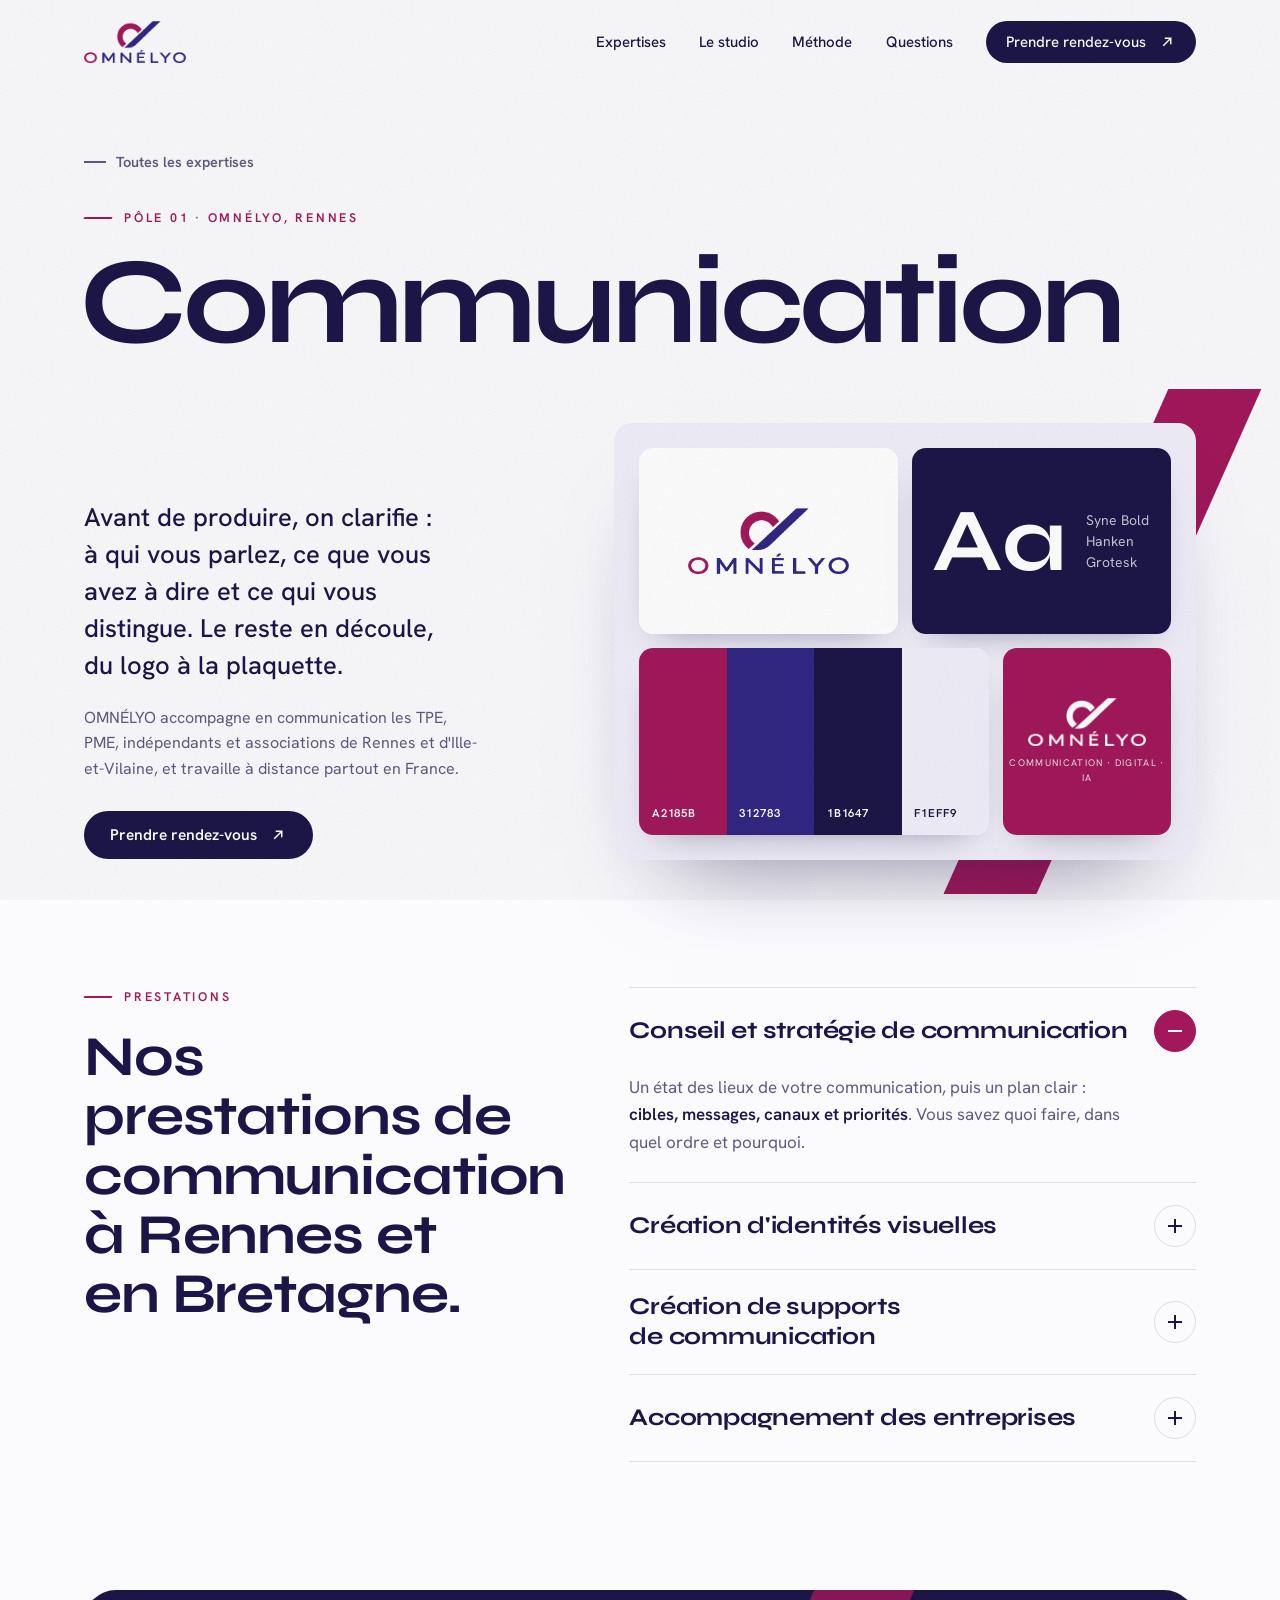
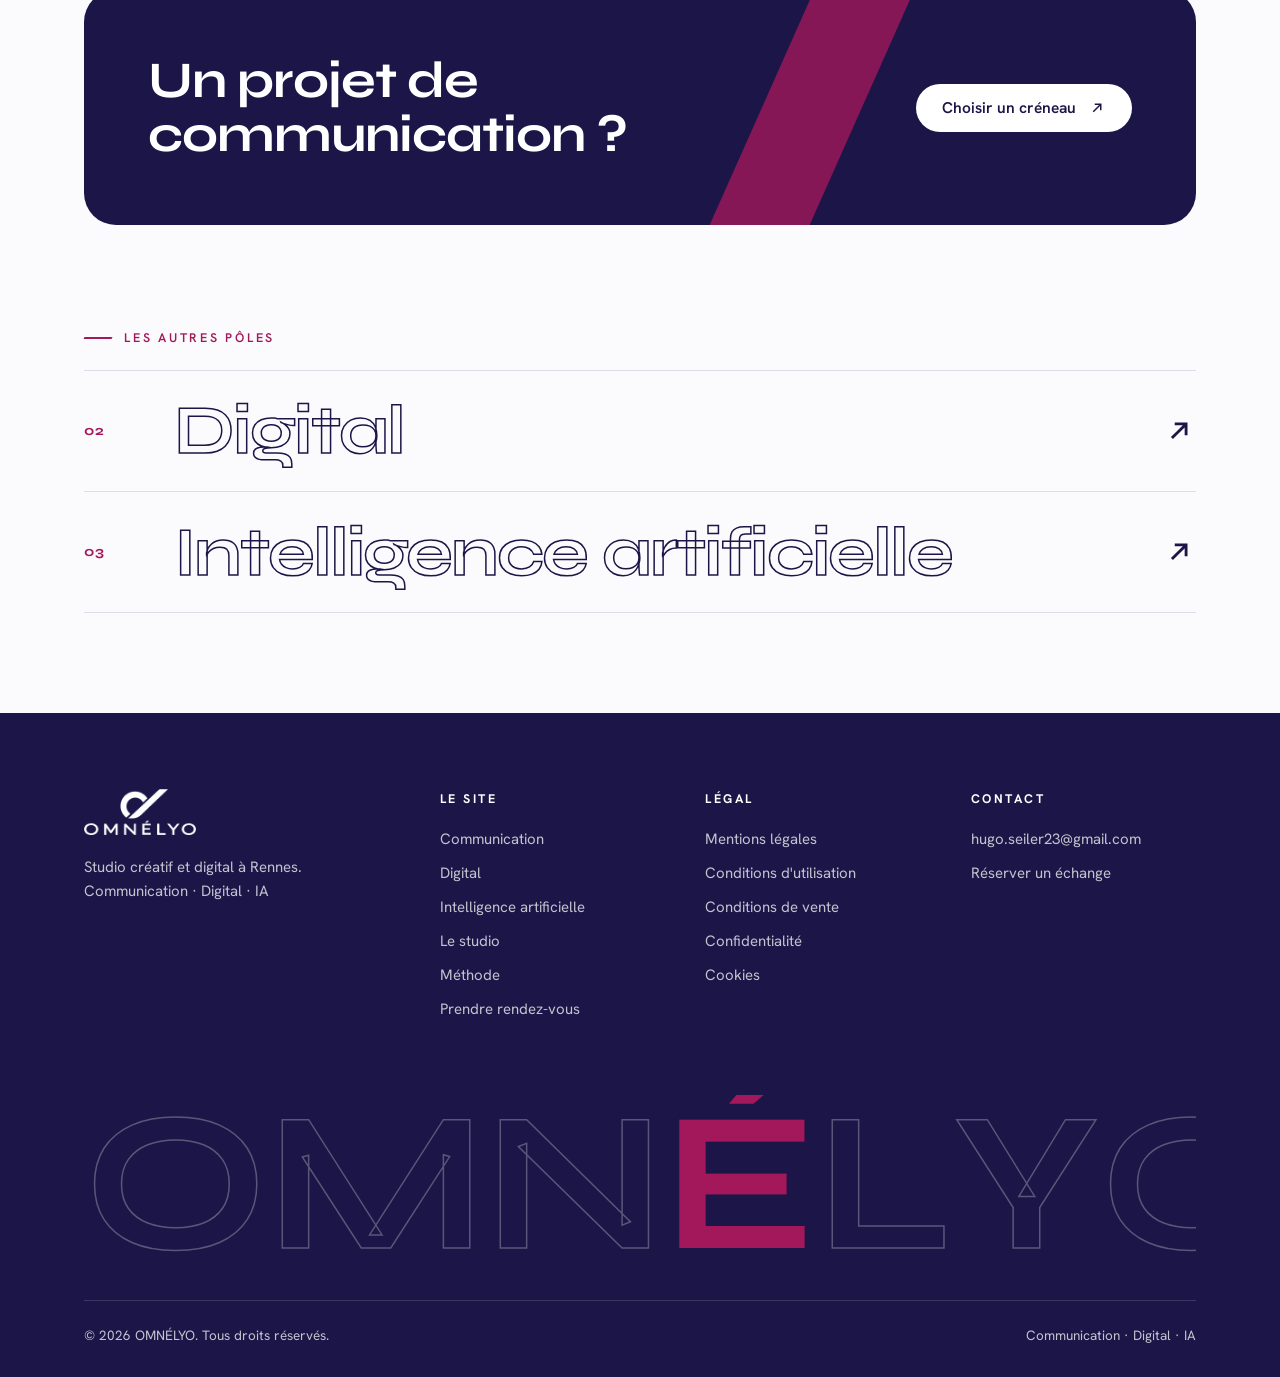
<file: communication/index.html>
<!DOCTYPE html>
<html lang="fr">
<head>
<meta charset="utf-8">
<meta name="viewport" content="width=device-width, initial-scale=1">
<title>Communication et identité visuelle à Rennes | OMNÉLYO</title>
<meta name="description" content="Conseil en communication, création de logo et d&#x27;identité visuelle, supports imprimés et numériques. OMNÉLYO accompagne les entreprises à Rennes et en Bretagne.">
<meta name="robots" content="index, follow, max-image-preview:large">
<link rel="canonical" href="https://omnelyo.com/communication/">
<meta property="og:type" content="website">
<meta property="og:site_name" content="OMNÉLYO">
<meta property="og:locale" content="fr_FR">
<meta property="og:title" content="Communication et identité visuelle à Rennes | OMNÉLYO">
<meta property="og:description" content="Conseil en communication, création de logo et d&#x27;identité visuelle, supports imprimés et numériques. OMNÉLYO accompagne les entreprises à Rennes et en Bretagne.">
<meta property="og:url" content="https://omnelyo.com/communication/">
<meta property="og:image" content="https://omnelyo.com/assets/og-omnelyo.png">
<meta property="og:image:width" content="1200">
<meta property="og:image:height" content="630">
<meta name="twitter:card" content="summary_large_image">
<meta name="geo.region" content="FR-35">
<meta name="geo.placename" content="Rennes">
<meta name="theme-color" content="#1B1647">
<link rel="icon" href="../assets/logo-omnelyo.webp">
<link rel="preconnect" href="https://fonts.googleapis.com">
<link rel="preconnect" href="https://fonts.gstatic.com" crossorigin>
<link href="https://fonts.googleapis.com/css2?family=Hanken+Grotesk:wght@400;500;600&family=Syne:wght@600;700&display=swap" rel="stylesheet">
<link rel="stylesheet" href="../css/style.css">
<script>document.documentElement.classList.add("js")</script>
<script type="application/ld+json">{"@context": "https://schema.org", "@graph": [{"@type": "ProfessionalService", "@id": "https://omnelyo.com/#studio", "name": "OMNÉLYO", "url": "https://omnelyo.com/", "logo": "https://omnelyo.com/assets/logo-omnelyo.webp", "image": "https://omnelyo.com/assets/og-omnelyo.png", "description": "Studio créatif et digital à Rennes : communication, digital et intelligence artificielle.", "address": {"@type": "PostalAddress", "addressLocality": "Rennes", "addressRegion": "Bretagne", "addressCountry": "FR"}, "areaServed": [{"@type": "City", "name": "Rennes"}, {"@type": "AdministrativeArea", "name": "Ille-et-Vilaine"}, {"@type": "AdministrativeArea", "name": "Bretagne"}, {"@type": "Country", "name": "France"}], "knowsAbout": ["Stratégie de communication", "Identité visuelle", "Réseaux sociaux", "Montage vidéo", "Création de sites internet", "Intelligence artificielle"]}, {"@type": "BreadcrumbList", "itemListElement": [{"@type": "ListItem", "position": 1, "name": "Accueil", "item": "https://omnelyo.com/"}, {"@type": "ListItem", "position": 2, "name": "Communication", "item": "https://omnelyo.com/communication/"}]}, {"@type": "Service", "@id": "https://omnelyo.com/communication/#service", "name": "Communication — OMNÉLYO", "description": "Conseil en communication, création de logo et d'identité visuelle, supports imprimés et numériques. OMNÉLYO accompagne les entreprises à Rennes et en Bretagne.", "provider": {"@id": "https://omnelyo.com/#studio"}, "areaServed": [{"@type": "City", "name": "Rennes"}, {"@type": "AdministrativeArea", "name": "Ille-et-Vilaine"}, {"@type": "AdministrativeArea", "name": "Bretagne"}, {"@type": "Country", "name": "France"}], "hasOfferCatalog": {"@type": "OfferCatalog", "name": "Communication", "itemListElement": [{"@type": "Offer", "itemOffered": {"@type": "Service", "name": "Conseil et stratégie de communication", "description": "Un état des lieux de votre communication, puis un plan clair : cibles, messages, canaux et priorités. Vous savez quoi faire, dans quel ordre et pourquoi."}}, {"@type": "Offer", "itemOffered": {"@type": "Service", "name": "Création d'identités visuelles", "description": "Logo, palette, typographies et règles d'usage, réunis dans une charte graphique. Une image cohérente et reconnaissable sur tous vos supports."}}, {"@type": "Offer", "itemOffered": {"@type": "Service", "name": "Création de supports de communication", "description": "Plaquettes, flyers, affiches, cartes de visite, présentations : des supports imprimés ou numériques, livrés prêts à diffuser."}}, {"@type": "Offer", "itemOffered": {"@type": "Service", "name": "Accompagnement des entreprises", "description": "Un regard extérieur dans la durée : points réguliers, conseils et ajustements pour garder le cap quand votre activité évolue."}}]}}]}</script>
</head>
<body>
<a class="skip" href="#main">Aller au contenu</a>
<div class="progress" aria-hidden="true"></div>

<header class="header">
  <div class="wrap header__in">
    <a class="brand" href="../" aria-label="OMNÉLYO, retour à l'accueil"><img src="../assets/logo-omnelyo.webp" alt="OMNÉLYO, studio de communication à Rennes" width="248" height="102"></a>
    <button class="burger" aria-label="Ouvrir le menu" aria-expanded="false" aria-controls="menu"><span></span><span></span></button>
    <nav class="nav" id="menu" aria-label="Navigation principale">
      <a href="../#expertises">Expertises</a>
      <a href="../#studio">Le studio</a>
      <a href="../#methode">Méthode</a>
      <a href="../#questions">Questions</a>
      <a class="btn btn--sm" href="../rendez-vous/">Prendre rendez-vous <svg class="arrow" viewBox="0 0 24 24" fill="none" stroke="currentColor" stroke-width="2" aria-hidden="true"><path d="M7 17 17 7M9 7h8v8"/></svg></a>
    </nav>
  </div>
</header>

<main id="main">
<div class="view is-current">

  <section class="page pole">
    <div class="wrap">
      <a class="back" href="../#expertises">Toutes les expertises</a>
      <p class="eyebrow">Pôle 01 · OMNÉLYO, Rennes</p>
      <h1 class="pole__title">Communication</h1>
      <div class="pole__top">
        <div><p class="pole__intro">Avant de produire, on clarifie : à qui vous parlez, ce que vous avez à dire et ce qui vous distingue. Le reste en découle, du logo à la plaquette.</p><p class="pole__zone">OMNÉLYO accompagne en communication les TPE, PME, indépendants et associations de Rennes et d'Ille-et-Vilaine, et travaille à distance partout en France.</p><a class="btn" href="../rendez-vous/">Prendre rendez-vous <svg class="arrow" viewBox="0 0 24 24" fill="none" stroke="currentColor" stroke-width="2" aria-hidden="true"><path d="M7 17 17 7M9 7h8v8"/></svg></a></div>
        <div class="pole__stage"><div class="art"><div class="art__in ab"><div class="t ab-logo" style="--k:0"><img src="../assets/logo-omnelyo.webp" alt="" loading="lazy"></div><div class="t ab-type" style="--k:1"><b>Aa</b><span>Syne Bold<br>Hanken Grotesk</span></div><div class="t ab-pal" style="--k:2"><i style="--c:#A2185B"><em>A2185B</em></i><i style="--c:#312783"><em>312783</em></i><i style="--c:#1B1647"><em>1B1647</em></i><i style="--c:#F1EFF9;--f:#1B1647"><em>F1EFF9</em></i></div><div class="t ab-card" style="--k:3"><img src="../assets/logo-omnelyo.webp" alt="" loading="lazy"><span>Communication · Digital · IA</span></div></div></div></div>
      </div>
      <div class="faq__grid pole__list">
        <div><p class="eyebrow">Prestations</p><h2 class="match__lead">Nos prestations de communication à Rennes et en Bretagne.</h2></div>
        <div class="xp faq" data-acc="any">
          <div class="xp__item is-open">
            <h3><button class="xp__head" type="button" aria-expanded="true"><span class="xp__title">Conseil et stratégie de communication</span><span class="xp__sign"></span></button></h3>
            <div class="xp__panel"><div><p class="faq__text">Un état des lieux de votre communication, puis un plan clair : <b>cibles, messages, canaux et priorités</b>. Vous savez quoi faire, dans quel ordre et pourquoi.</p></div></div>
          </div>
          <div class="xp__item">
            <h3><button class="xp__head" type="button" aria-expanded="false"><span class="xp__title">Création d'identités visuelles</span><span class="xp__sign"></span></button></h3>
            <div class="xp__panel"><div><p class="faq__text"><b>Logo, palette, typographies et règles d'usage</b>, réunis dans une charte graphique. Une image cohérente et reconnaissable sur tous vos supports.</p></div></div>
          </div>
          <div class="xp__item">
            <h3><button class="xp__head" type="button" aria-expanded="false"><span class="xp__title">Création de supports de communication</span><span class="xp__sign"></span></button></h3>
            <div class="xp__panel"><div><p class="faq__text">Plaquettes, flyers, affiches, cartes de visite, présentations : des supports <b>imprimés ou numériques</b>, livrés prêts à diffuser.</p></div></div>
          </div>
          <div class="xp__item">
            <h3><button class="xp__head" type="button" aria-expanded="false"><span class="xp__title">Accompagnement des entreprises</span><span class="xp__sign"></span></button></h3>
            <div class="xp__panel"><div><p class="faq__text">Un regard extérieur dans la durée : <b>points réguliers, conseils et ajustements</b> pour garder le cap quand votre activité évolue.</p></div></div>
          </div>
        </div>
      </div>
      <div class="pole__cta"><h2>Un projet de communication ?</h2><a class="btn btn--light" href="../rendez-vous/">Choisir un créneau <svg class="arrow" viewBox="0 0 24 24" fill="none" stroke="currentColor" stroke-width="2" aria-hidden="true"><path d="M7 17 17 7M9 7h8v8"/></svg></a></div>
      <p class="eyebrow">Les autres pôles</p>
      <nav class="pole__next" aria-label="Autres pôles"><a href="../digital/"><small>02</small><span>Digital</span><svg class="arrow" viewBox="0 0 24 24" fill="none" stroke="currentColor" stroke-width="2" aria-hidden="true"><path d="M7 17 17 7M9 7h8v8"/></svg></a><a href="../intelligence-artificielle/"><small>03</small><span>Intelligence artificielle</span><svg class="arrow" viewBox="0 0 24 24" fill="none" stroke="currentColor" stroke-width="2" aria-hidden="true"><path d="M7 17 17 7M9 7h8v8"/></svg></a></nav>
    </div>
  </section>

</div>
</main>

<footer class="footer">
  <div class="wrap">
    <div class="footer__grid">
      <div>
        <img class="footer__logo" loading="lazy" src="../assets/logo-omnelyo.webp" alt="OMNÉLYO" width="248" height="102">
        <p>Studio créatif et digital à Rennes.<br>Communication · Digital · IA</p>
      </div>
      <div><h4>Le site</h4><ul><li><a href="../communication/">Communication</a></li><li><a href="../digital/">Digital</a></li><li><a href="../intelligence-artificielle/">Intelligence artificielle</a></li><li><a href="../#studio">Le studio</a></li><li><a href="../#methode">Méthode</a></li><li><a href="../rendez-vous/">Prendre rendez-vous</a></li></ul></div>
      <div><h4>Légal</h4><ul><li><a href="../mentions-legales/">Mentions légales</a></li><li><a href="../cgu/">Conditions d'utilisation</a></li><li><a href="../cgv/">Conditions de vente</a></li><li><a href="../confidentialite/">Confidentialité</a></li><li><a href="../cookies/">Cookies</a></li></ul></div>
      <div><h4>Contact</h4><ul><li><a data-cfg="email" href="mailto:hugo.seiler23@gmail.com">hugo.seiler23@gmail.com</a></li><li><a href="../rendez-vous/">Réserver un échange</a></li></ul></div>
    </div>
    <div class="wordmark reveal" aria-hidden="true"><span style="--i:0">O</span><span style="--i:1">M</span><span style="--i:2">N</span><span style="--i:3">É</span><span style="--i:4">L</span><span style="--i:5">Y</span><span style="--i:6">O</span></div>
    <div class="footer__base"><span>© <span data-year>2026</span> OMNÉLYO. Tous droits réservés.</span><span>Communication · Digital · IA</span></div>
  </div>
</footer>

<script src="../js/main.js" defer></script>
</body>
</html>
</file>
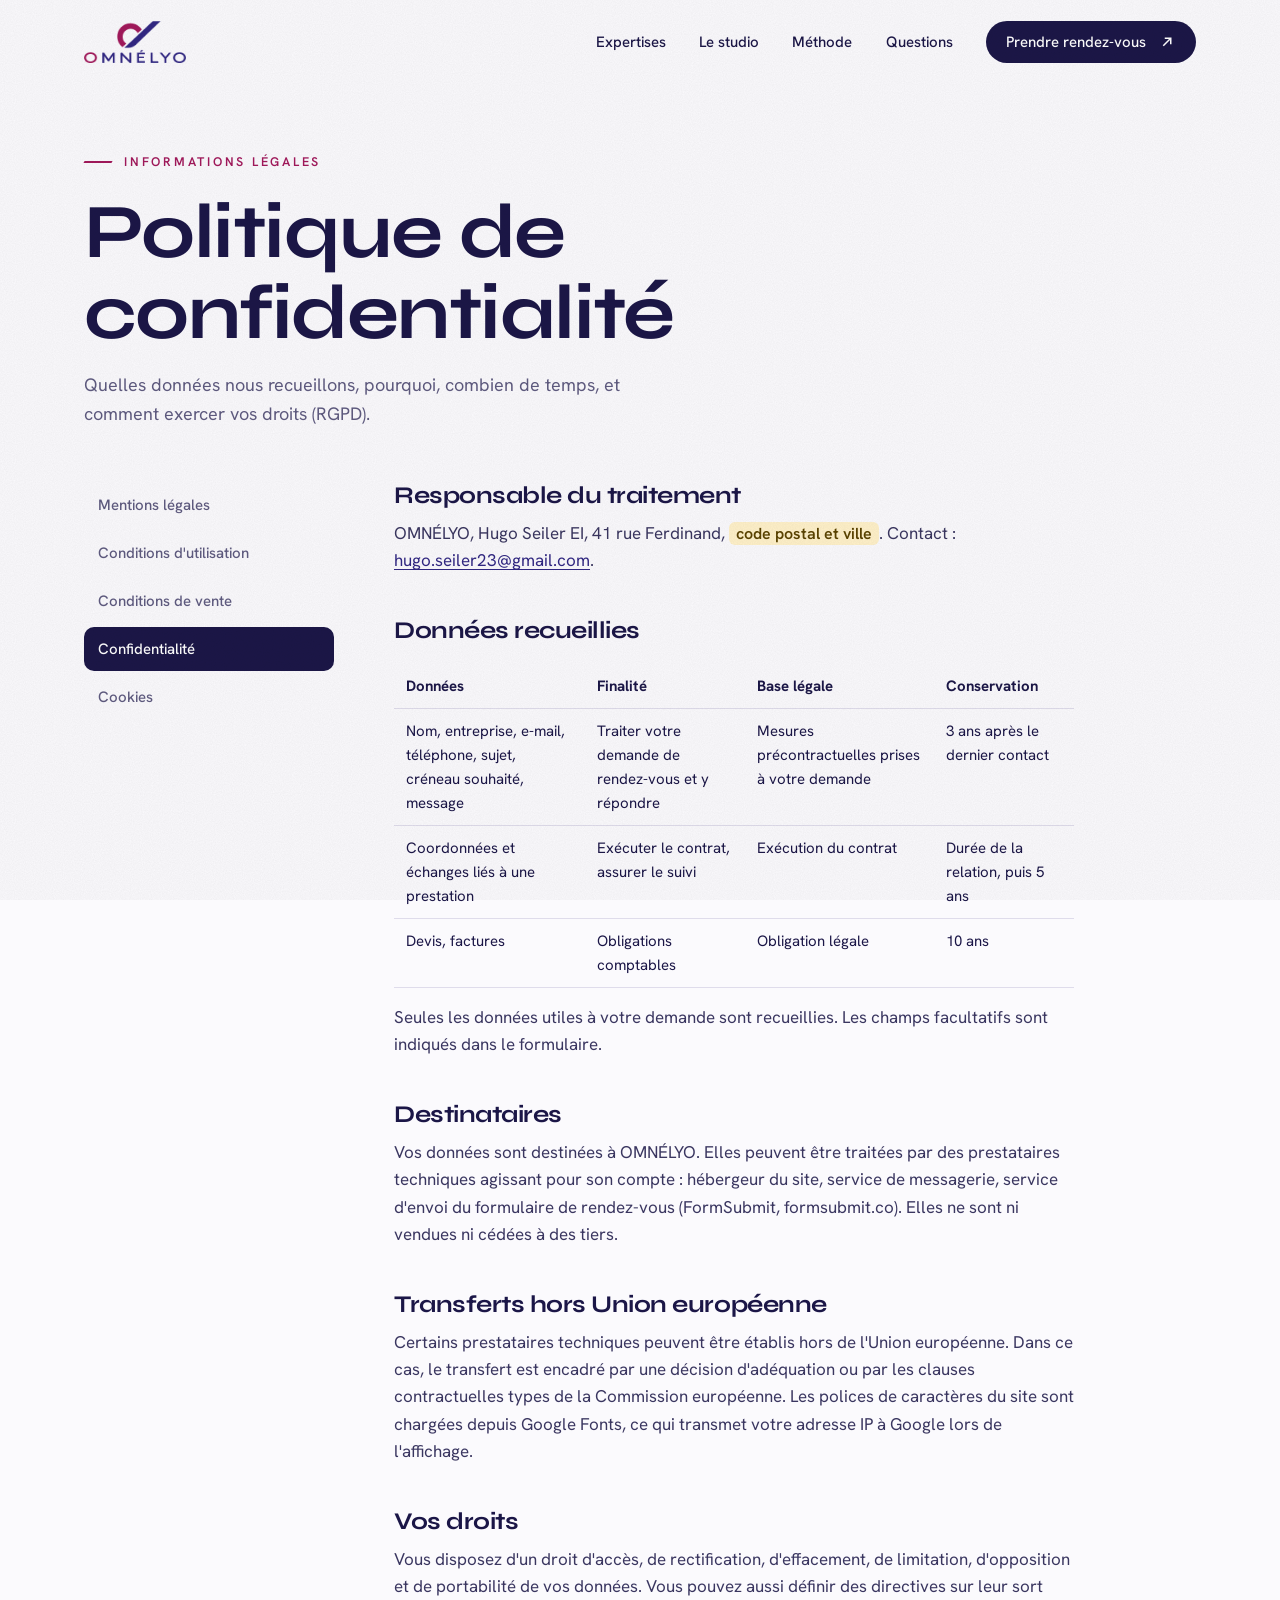
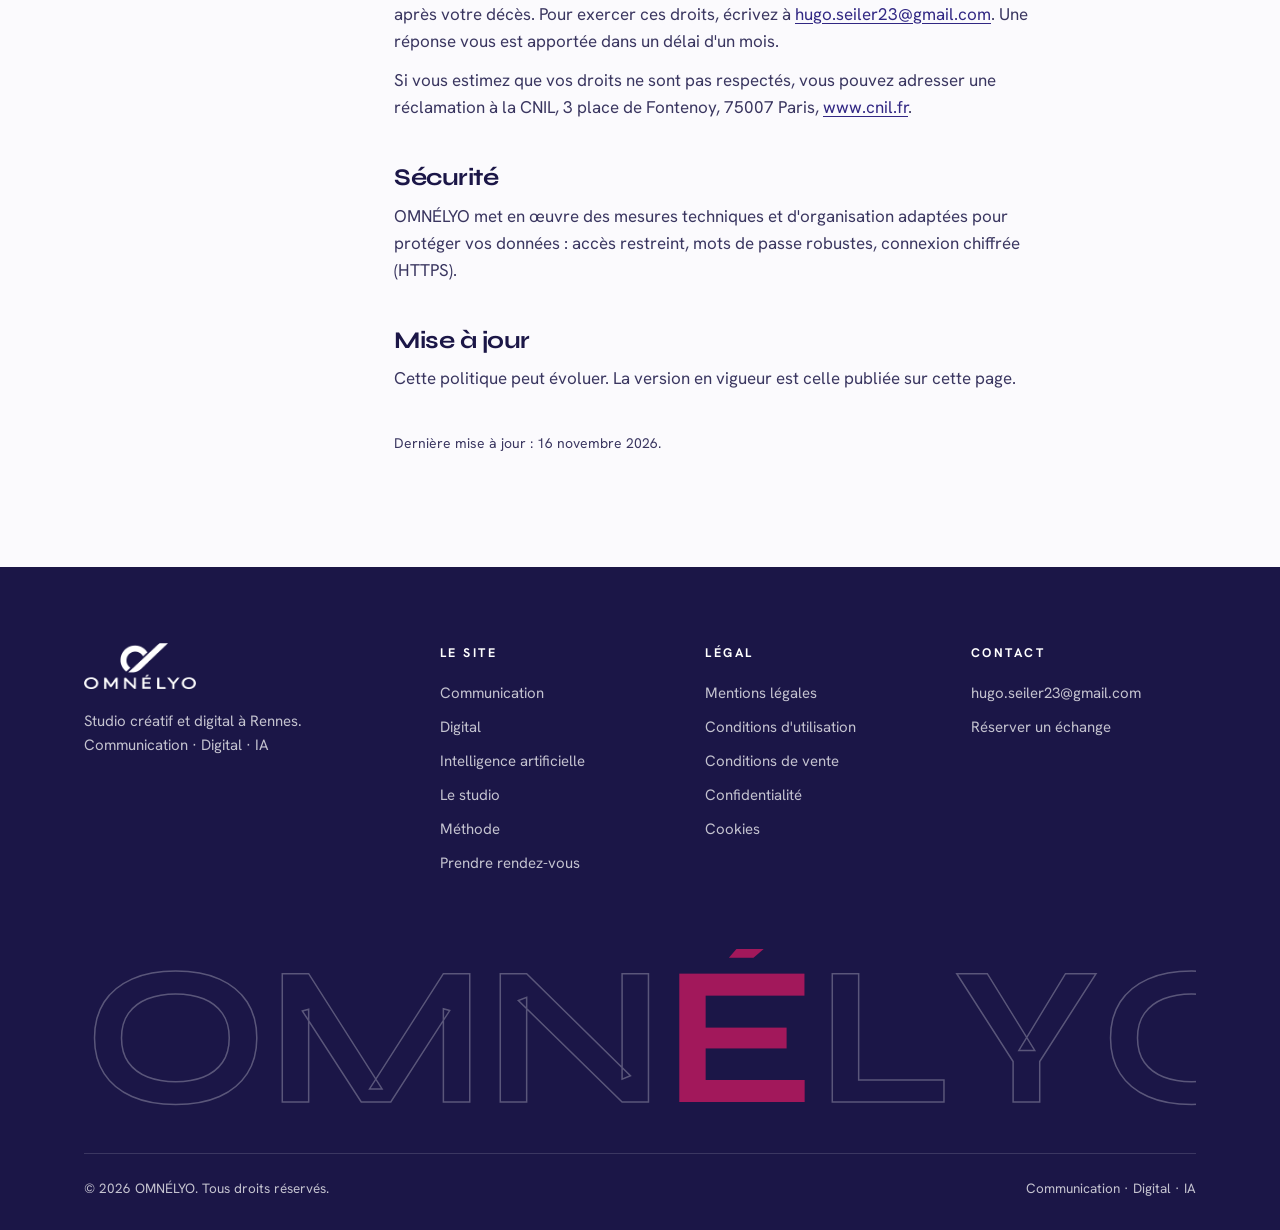
<file: confidentialite/index.html>
<!DOCTYPE html>
<html lang="fr">
<head>
<meta charset="utf-8">
<meta name="viewport" content="width=device-width, initial-scale=1">
<title>Politique de confidentialité | OMNÉLYO</title>
<meta name="description" content="Politique de confidentialité d&#x27;OMNÉLYO : données recueillies, finalités, durées de conservation et droits RGPD.">
<meta name="robots" content="index, follow, max-image-preview:large">
<link rel="canonical" href="https://omnelyo.com/confidentialite/">
<meta property="og:type" content="website">
<meta property="og:site_name" content="OMNÉLYO">
<meta property="og:locale" content="fr_FR">
<meta property="og:title" content="Politique de confidentialité | OMNÉLYO">
<meta property="og:description" content="Politique de confidentialité d&#x27;OMNÉLYO : données recueillies, finalités, durées de conservation et droits RGPD.">
<meta property="og:url" content="https://omnelyo.com/confidentialite/">
<meta property="og:image" content="https://omnelyo.com/assets/og-omnelyo.png">
<meta property="og:image:width" content="1200">
<meta property="og:image:height" content="630">
<meta name="twitter:card" content="summary_large_image">
<meta name="geo.region" content="FR-35">
<meta name="geo.placename" content="Rennes">
<meta name="theme-color" content="#1B1647">
<link rel="icon" href="../assets/logo-omnelyo.webp">
<link rel="preconnect" href="https://fonts.googleapis.com">
<link rel="preconnect" href="https://fonts.gstatic.com" crossorigin>
<link href="https://fonts.googleapis.com/css2?family=Hanken+Grotesk:wght@400;500;600&family=Syne:wght@600;700&display=swap" rel="stylesheet">
<link rel="stylesheet" href="../css/style.css">
<script>document.documentElement.classList.add("js")</script>
<script type="application/ld+json">{"@context": "https://schema.org", "@graph": [{"@type": "ProfessionalService", "@id": "https://omnelyo.com/#studio", "name": "OMNÉLYO", "url": "https://omnelyo.com/", "logo": "https://omnelyo.com/assets/logo-omnelyo.webp", "image": "https://omnelyo.com/assets/og-omnelyo.png", "description": "Studio créatif et digital à Rennes : communication, digital et intelligence artificielle.", "address": {"@type": "PostalAddress", "addressLocality": "Rennes", "addressRegion": "Bretagne", "addressCountry": "FR"}, "areaServed": [{"@type": "City", "name": "Rennes"}, {"@type": "AdministrativeArea", "name": "Ille-et-Vilaine"}, {"@type": "AdministrativeArea", "name": "Bretagne"}, {"@type": "Country", "name": "France"}], "knowsAbout": ["Stratégie de communication", "Identité visuelle", "Réseaux sociaux", "Montage vidéo", "Création de sites internet", "Intelligence artificielle"]}, {"@type": "BreadcrumbList", "itemListElement": [{"@type": "ListItem", "position": 1, "name": "Accueil", "item": "https://omnelyo.com/"}, {"@type": "ListItem", "position": 2, "name": "Confidentialité", "item": "https://omnelyo.com/confidentialite/"}]}]}</script>
</head>
<body>
<a class="skip" href="#main">Aller au contenu</a>
<div class="progress" aria-hidden="true"></div>

<header class="header">
  <div class="wrap header__in">
    <a class="brand" href="../" aria-label="OMNÉLYO, retour à l'accueil"><img src="../assets/logo-omnelyo.webp" alt="OMNÉLYO, studio de communication à Rennes" width="248" height="102"></a>
    <button class="burger" aria-label="Ouvrir le menu" aria-expanded="false" aria-controls="menu"><span></span><span></span></button>
    <nav class="nav" id="menu" aria-label="Navigation principale">
      <a href="../#expertises">Expertises</a>
      <a href="../#studio">Le studio</a>
      <a href="../#methode">Méthode</a>
      <a href="../#questions">Questions</a>
      <a class="btn btn--sm" href="../rendez-vous/">Prendre rendez-vous <svg class="arrow" viewBox="0 0 24 24" fill="none" stroke="currentColor" stroke-width="2" aria-hidden="true"><path d="M7 17 17 7M9 7h8v8"/></svg></a>
    </nav>
  </div>
</header>

<main id="main">
<div class="view is-current">
  <section class="page"><div class="wrap">
    <div class="page__head"><p class="eyebrow">Informations légales</p><h1>Politique de confidentialité</h1><p>Quelles données nous recueillons, pourquoi, combien de temps, et comment exercer vos droits (RGPD).</p></div>
    <div class="legal">
      <nav class="legal__nav" aria-label="Pages légales"><a data-nav href="../mentions-legales/">Mentions légales</a><a data-nav href="../cgu/">Conditions d'utilisation</a><a data-nav href="../cgv/">Conditions de vente</a><a data-nav class="is-active" aria-current="page" href="../confidentialite/">Confidentialité</a><a data-nav href="../cookies/">Cookies</a></nav>
      <div class="prose">
        <h2>Responsable du traitement</h2>
        <p>OMNÉLYO, Hugo Seiler EI, 41 rue Ferdinand, <span class="todo">code postal et ville</span>. Contact : <a data-cfg="email" href="mailto:hugo.seiler23@gmail.com">hugo.seiler23@gmail.com</a>.</p>
        <h2>Données recueillies</h2>
        <div class="table"><table>
          <thead><tr><th>Données</th><th>Finalité</th><th>Base légale</th><th>Conservation</th></tr></thead>
          <tbody>
            <tr><td>Nom, entreprise, e-mail, téléphone, sujet, créneau souhaité, message</td><td>Traiter votre demande de rendez-vous et y répondre</td><td>Mesures précontractuelles prises à votre demande</td><td>3 ans après le dernier contact</td></tr>
            <tr><td>Coordonnées et échanges liés à une prestation</td><td>Exécuter le contrat, assurer le suivi</td><td>Exécution du contrat</td><td>Durée de la relation, puis 5 ans</td></tr>
            <tr><td>Devis, factures</td><td>Obligations comptables</td><td>Obligation légale</td><td>10 ans</td></tr>
          </tbody>
        </table></div>
        <p>Seules les données utiles à votre demande sont recueillies. Les champs facultatifs sont indiqués dans le formulaire.</p>
        <h2>Destinataires</h2>
        <p>Vos données sont destinées à OMNÉLYO. Elles peuvent être traitées par des prestataires techniques agissant pour son compte : hébergeur du site, service de messagerie, service d'envoi du formulaire de rendez-vous (FormSubmit, formsubmit.co). Elles ne sont ni vendues ni cédées à des tiers.</p>
        <h2>Transferts hors Union européenne</h2>
        <p>Certains prestataires techniques peuvent être établis hors de l'Union européenne. Dans ce cas, le transfert est encadré par une décision d'adéquation ou par les clauses contractuelles types de la Commission européenne. Les polices de caractères du site sont chargées depuis Google Fonts, ce qui transmet votre adresse IP à Google lors de l'affichage.</p>
        <h2>Vos droits</h2>
        <p>Vous disposez d'un droit d'accès, de rectification, d'effacement, de limitation, d'opposition et de portabilité de vos données. Vous pouvez aussi définir des directives sur leur sort après votre décès. Pour exercer ces droits, écrivez à <a data-cfg="email" href="mailto:hugo.seiler23@gmail.com">hugo.seiler23@gmail.com</a>. Une réponse vous est apportée dans un délai d'un mois.</p>
        <p>Si vous estimez que vos droits ne sont pas respectés, vous pouvez adresser une réclamation à la CNIL, 3 place de Fontenoy, 75007 Paris, <a href="https://www.cnil.fr" rel="noopener">www.cnil.fr</a>.</p>
        <h2>Sécurité</h2>
        <p>OMNÉLYO met en œuvre des mesures techniques et d'organisation adaptées pour protéger vos données : accès restreint, mots de passe robustes, connexion chiffrée (HTTPS).</p>
        <h2>Mise à jour</h2>
        <p>Cette politique peut évoluer. La version en vigueur est celle publiée sur cette page.</p>
        <p class="updated">Dernière mise à jour : 16 novembre 2026.</p>
      </div>
    </div>
  </div></section>
</div>
</main>

<footer class="footer">
  <div class="wrap">
    <div class="footer__grid">
      <div>
        <img class="footer__logo" loading="lazy" src="../assets/logo-omnelyo.webp" alt="OMNÉLYO" width="248" height="102">
        <p>Studio créatif et digital à Rennes.<br>Communication · Digital · IA</p>
      </div>
      <div><h4>Le site</h4><ul><li><a href="../communication/">Communication</a></li><li><a href="../digital/">Digital</a></li><li><a href="../intelligence-artificielle/">Intelligence artificielle</a></li><li><a href="../#studio">Le studio</a></li><li><a href="../#methode">Méthode</a></li><li><a href="../rendez-vous/">Prendre rendez-vous</a></li></ul></div>
      <div><h4>Légal</h4><ul><li><a href="../mentions-legales/">Mentions légales</a></li><li><a href="../cgu/">Conditions d'utilisation</a></li><li><a href="../cgv/">Conditions de vente</a></li><li><a href="../confidentialite/">Confidentialité</a></li><li><a href="../cookies/">Cookies</a></li></ul></div>
      <div><h4>Contact</h4><ul><li><a data-cfg="email" href="mailto:hugo.seiler23@gmail.com">hugo.seiler23@gmail.com</a></li><li><a href="../rendez-vous/">Réserver un échange</a></li></ul></div>
    </div>
    <div class="wordmark reveal" aria-hidden="true"><span style="--i:0">O</span><span style="--i:1">M</span><span style="--i:2">N</span><span style="--i:3">É</span><span style="--i:4">L</span><span style="--i:5">Y</span><span style="--i:6">O</span></div>
    <div class="footer__base"><span>© <span data-year>2026</span> OMNÉLYO. Tous droits réservés.</span><span>Communication · Digital · IA</span></div>
  </div>
</footer>

<script src="../js/main.js" defer></script>
</body>
</html>
</file>
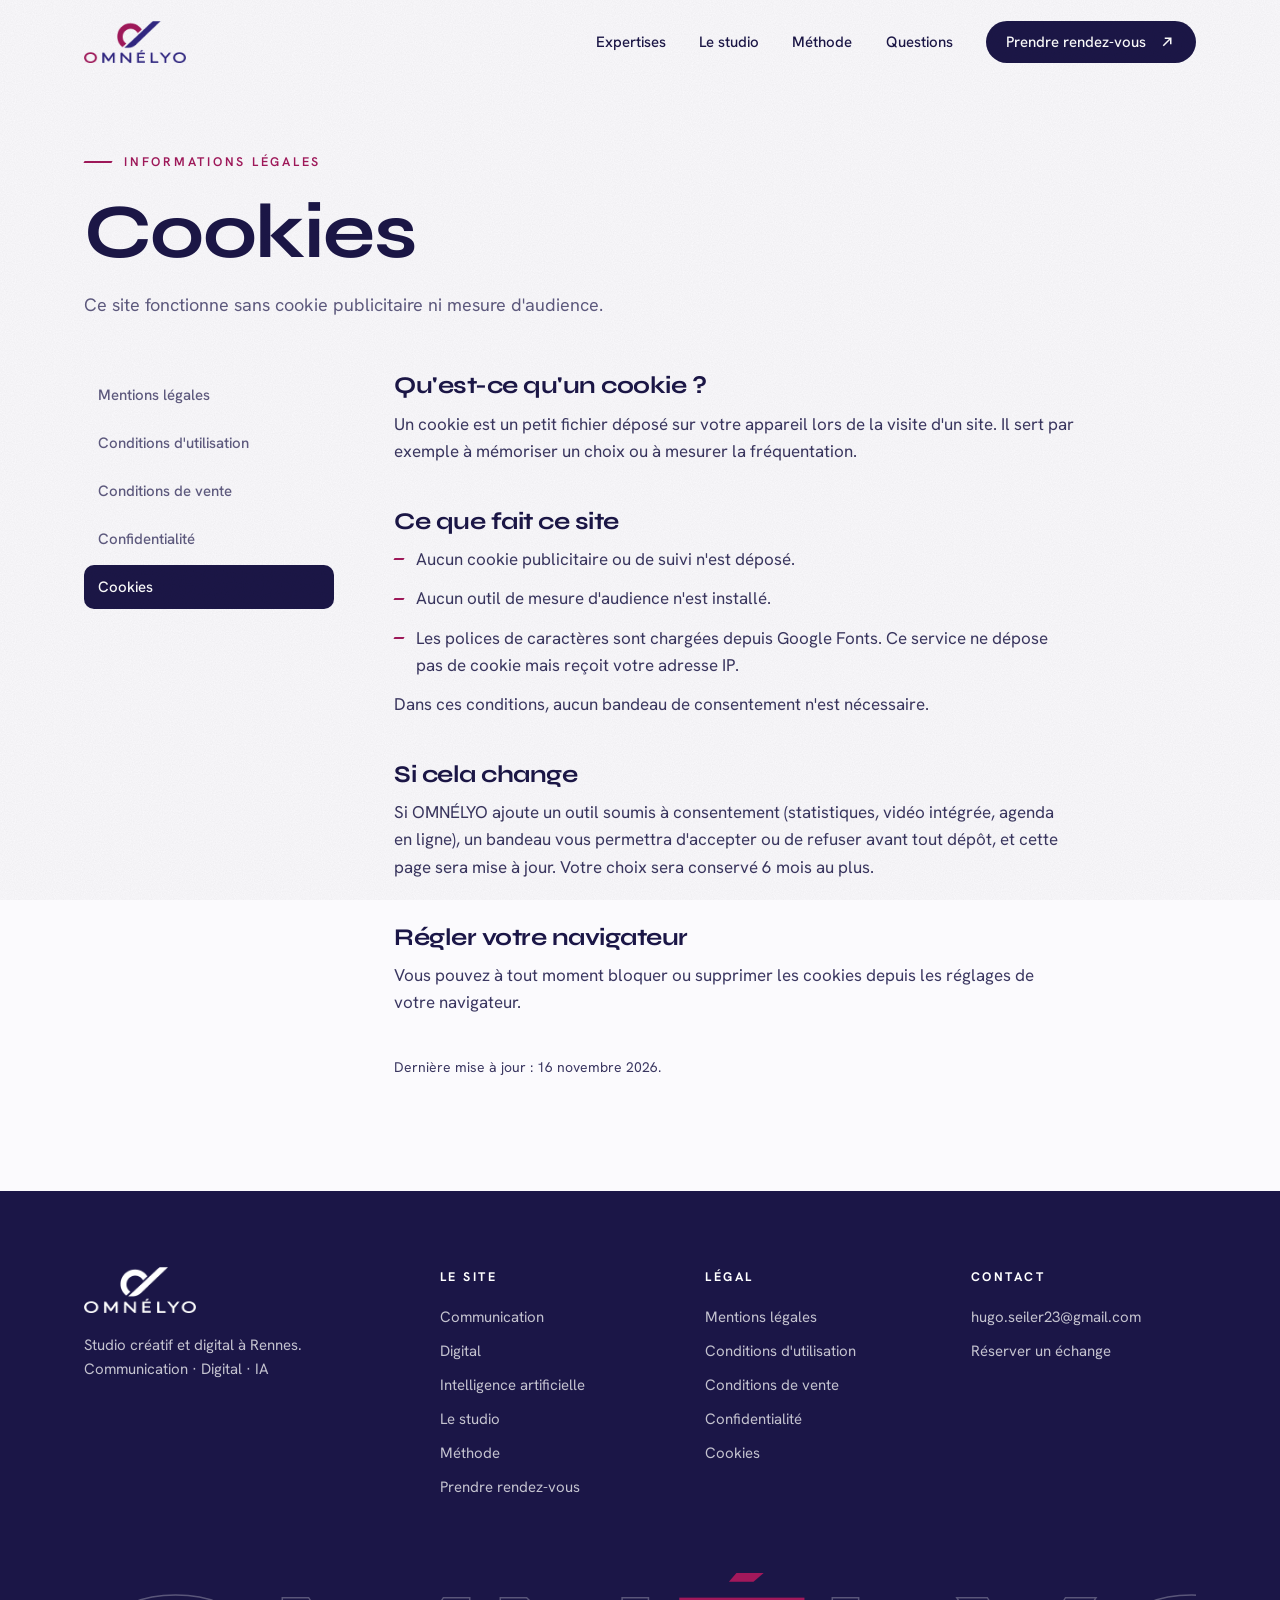
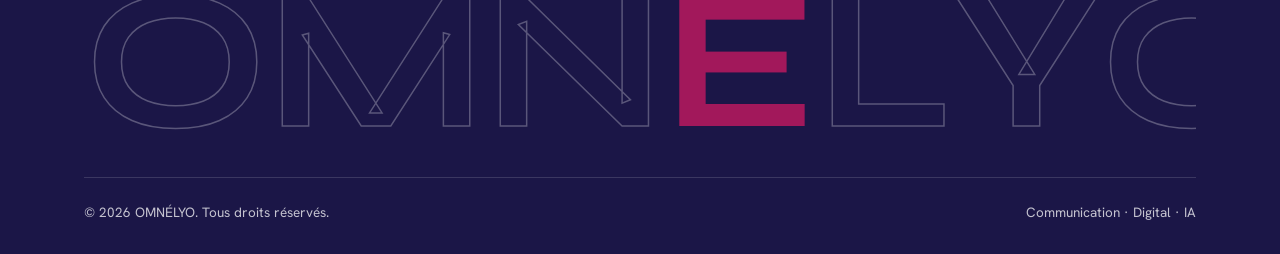
<file: cookies/index.html>
<!DOCTYPE html>
<html lang="fr">
<head>
<meta charset="utf-8">
<meta name="viewport" content="width=device-width, initial-scale=1">
<title>Cookies | OMNÉLYO</title>
<meta name="description" content="Le site OMNÉLYO fonctionne sans cookie publicitaire ni mesure d&#x27;audience.">
<meta name="robots" content="index, follow, max-image-preview:large">
<link rel="canonical" href="https://omnelyo.com/cookies/">
<meta property="og:type" content="website">
<meta property="og:site_name" content="OMNÉLYO">
<meta property="og:locale" content="fr_FR">
<meta property="og:title" content="Cookies | OMNÉLYO">
<meta property="og:description" content="Le site OMNÉLYO fonctionne sans cookie publicitaire ni mesure d&#x27;audience.">
<meta property="og:url" content="https://omnelyo.com/cookies/">
<meta property="og:image" content="https://omnelyo.com/assets/og-omnelyo.png">
<meta property="og:image:width" content="1200">
<meta property="og:image:height" content="630">
<meta name="twitter:card" content="summary_large_image">
<meta name="geo.region" content="FR-35">
<meta name="geo.placename" content="Rennes">
<meta name="theme-color" content="#1B1647">
<link rel="icon" href="../assets/logo-omnelyo.webp">
<link rel="preconnect" href="https://fonts.googleapis.com">
<link rel="preconnect" href="https://fonts.gstatic.com" crossorigin>
<link href="https://fonts.googleapis.com/css2?family=Hanken+Grotesk:wght@400;500;600&family=Syne:wght@600;700&display=swap" rel="stylesheet">
<link rel="stylesheet" href="../css/style.css">
<script>document.documentElement.classList.add("js")</script>
<script type="application/ld+json">{"@context": "https://schema.org", "@graph": [{"@type": "ProfessionalService", "@id": "https://omnelyo.com/#studio", "name": "OMNÉLYO", "url": "https://omnelyo.com/", "logo": "https://omnelyo.com/assets/logo-omnelyo.webp", "image": "https://omnelyo.com/assets/og-omnelyo.png", "description": "Studio créatif et digital à Rennes : communication, digital et intelligence artificielle.", "address": {"@type": "PostalAddress", "addressLocality": "Rennes", "addressRegion": "Bretagne", "addressCountry": "FR"}, "areaServed": [{"@type": "City", "name": "Rennes"}, {"@type": "AdministrativeArea", "name": "Ille-et-Vilaine"}, {"@type": "AdministrativeArea", "name": "Bretagne"}, {"@type": "Country", "name": "France"}], "knowsAbout": ["Stratégie de communication", "Identité visuelle", "Réseaux sociaux", "Montage vidéo", "Création de sites internet", "Intelligence artificielle"]}, {"@type": "BreadcrumbList", "itemListElement": [{"@type": "ListItem", "position": 1, "name": "Accueil", "item": "https://omnelyo.com/"}, {"@type": "ListItem", "position": 2, "name": "Cookies", "item": "https://omnelyo.com/cookies/"}]}]}</script>
</head>
<body>
<a class="skip" href="#main">Aller au contenu</a>
<div class="progress" aria-hidden="true"></div>

<header class="header">
  <div class="wrap header__in">
    <a class="brand" href="../" aria-label="OMNÉLYO, retour à l'accueil"><img src="../assets/logo-omnelyo.webp" alt="OMNÉLYO, studio de communication à Rennes" width="248" height="102"></a>
    <button class="burger" aria-label="Ouvrir le menu" aria-expanded="false" aria-controls="menu"><span></span><span></span></button>
    <nav class="nav" id="menu" aria-label="Navigation principale">
      <a href="../#expertises">Expertises</a>
      <a href="../#studio">Le studio</a>
      <a href="../#methode">Méthode</a>
      <a href="../#questions">Questions</a>
      <a class="btn btn--sm" href="../rendez-vous/">Prendre rendez-vous <svg class="arrow" viewBox="0 0 24 24" fill="none" stroke="currentColor" stroke-width="2" aria-hidden="true"><path d="M7 17 17 7M9 7h8v8"/></svg></a>
    </nav>
  </div>
</header>

<main id="main">
<div class="view is-current">
  <section class="page"><div class="wrap">
    <div class="page__head"><p class="eyebrow">Informations légales</p><h1>Cookies</h1><p>Ce site fonctionne sans cookie publicitaire ni mesure d'audience.</p></div>
    <div class="legal">
      <nav class="legal__nav" aria-label="Pages légales"><a data-nav href="../mentions-legales/">Mentions légales</a><a data-nav href="../cgu/">Conditions d'utilisation</a><a data-nav href="../cgv/">Conditions de vente</a><a data-nav href="../confidentialite/">Confidentialité</a><a data-nav class="is-active" aria-current="page" href="../cookies/">Cookies</a></nav>
      <div class="prose">
        <h2>Qu'est-ce qu'un cookie ?</h2>
        <p>Un cookie est un petit fichier déposé sur votre appareil lors de la visite d'un site. Il sert par exemple à mémoriser un choix ou à mesurer la fréquentation.</p>
        <h2>Ce que fait ce site</h2>
        <ul>
          <li>Aucun cookie publicitaire ou de suivi n'est déposé.</li>
          <li>Aucun outil de mesure d'audience n'est installé.</li>
          <li>Les polices de caractères sont chargées depuis Google Fonts. Ce service ne dépose pas de cookie mais reçoit votre adresse IP.</li>
        </ul>
        <p>Dans ces conditions, aucun bandeau de consentement n'est nécessaire.</p>
        <h2>Si cela change</h2>
        <p>Si OMNÉLYO ajoute un outil soumis à consentement (statistiques, vidéo intégrée, agenda en ligne), un bandeau vous permettra d'accepter ou de refuser avant tout dépôt, et cette page sera mise à jour. Votre choix sera conservé 6 mois au plus.</p>
        <h2>Régler votre navigateur</h2>
        <p>Vous pouvez à tout moment bloquer ou supprimer les cookies depuis les réglages de votre navigateur.</p>
        <p class="updated">Dernière mise à jour : 16 novembre 2026.</p>
      </div>
    </div>
  </div></section>
</div>
</main>

<footer class="footer">
  <div class="wrap">
    <div class="footer__grid">
      <div>
        <img class="footer__logo" loading="lazy" src="../assets/logo-omnelyo.webp" alt="OMNÉLYO" width="248" height="102">
        <p>Studio créatif et digital à Rennes.<br>Communication · Digital · IA</p>
      </div>
      <div><h4>Le site</h4><ul><li><a href="../communication/">Communication</a></li><li><a href="../digital/">Digital</a></li><li><a href="../intelligence-artificielle/">Intelligence artificielle</a></li><li><a href="../#studio">Le studio</a></li><li><a href="../#methode">Méthode</a></li><li><a href="../rendez-vous/">Prendre rendez-vous</a></li></ul></div>
      <div><h4>Légal</h4><ul><li><a href="../mentions-legales/">Mentions légales</a></li><li><a href="../cgu/">Conditions d'utilisation</a></li><li><a href="../cgv/">Conditions de vente</a></li><li><a href="../confidentialite/">Confidentialité</a></li><li><a href="../cookies/">Cookies</a></li></ul></div>
      <div><h4>Contact</h4><ul><li><a data-cfg="email" href="mailto:hugo.seiler23@gmail.com">hugo.seiler23@gmail.com</a></li><li><a href="../rendez-vous/">Réserver un échange</a></li></ul></div>
    </div>
    <div class="wordmark reveal" aria-hidden="true"><span style="--i:0">O</span><span style="--i:1">M</span><span style="--i:2">N</span><span style="--i:3">É</span><span style="--i:4">L</span><span style="--i:5">Y</span><span style="--i:6">O</span></div>
    <div class="footer__base"><span>© <span data-year>2026</span> OMNÉLYO. Tous droits réservés.</span><span>Communication · Digital · IA</span></div>
  </div>
</footer>

<script src="../js/main.js" defer></script>
</body>
</html>
</file>
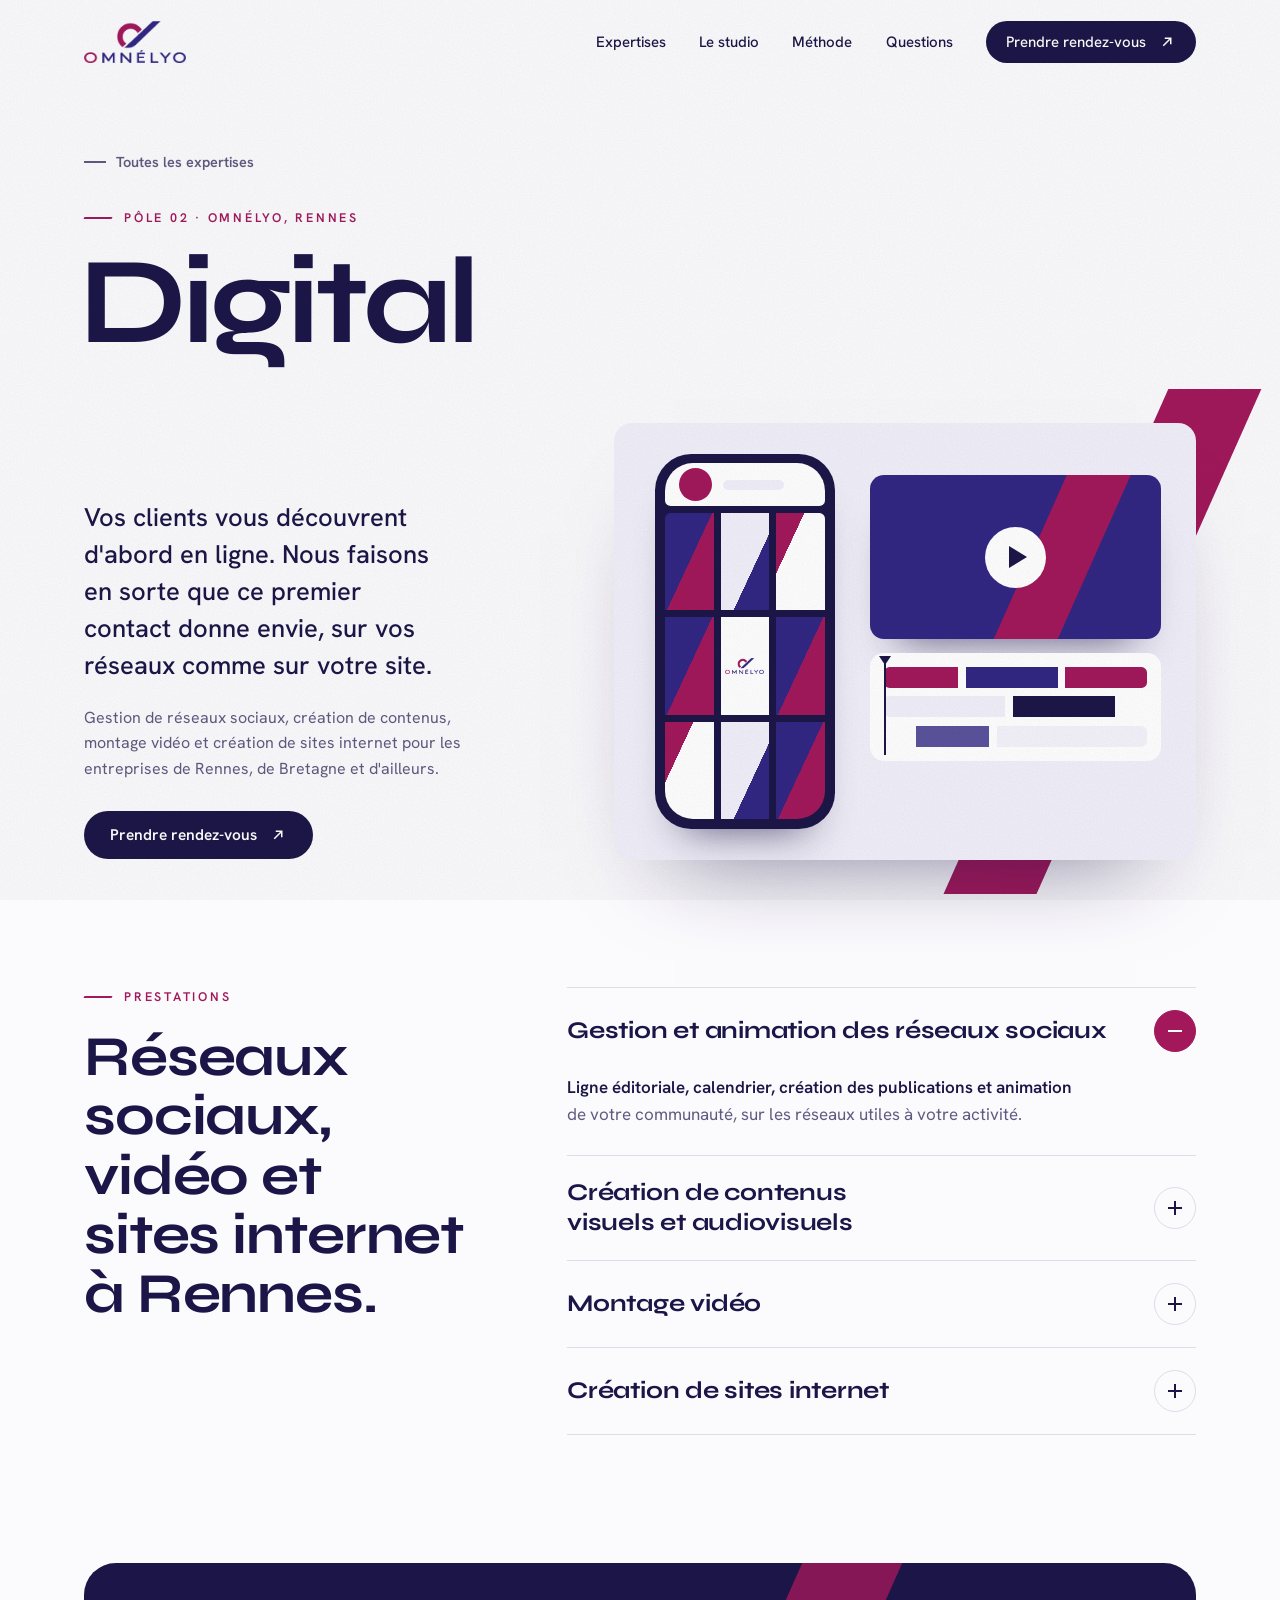
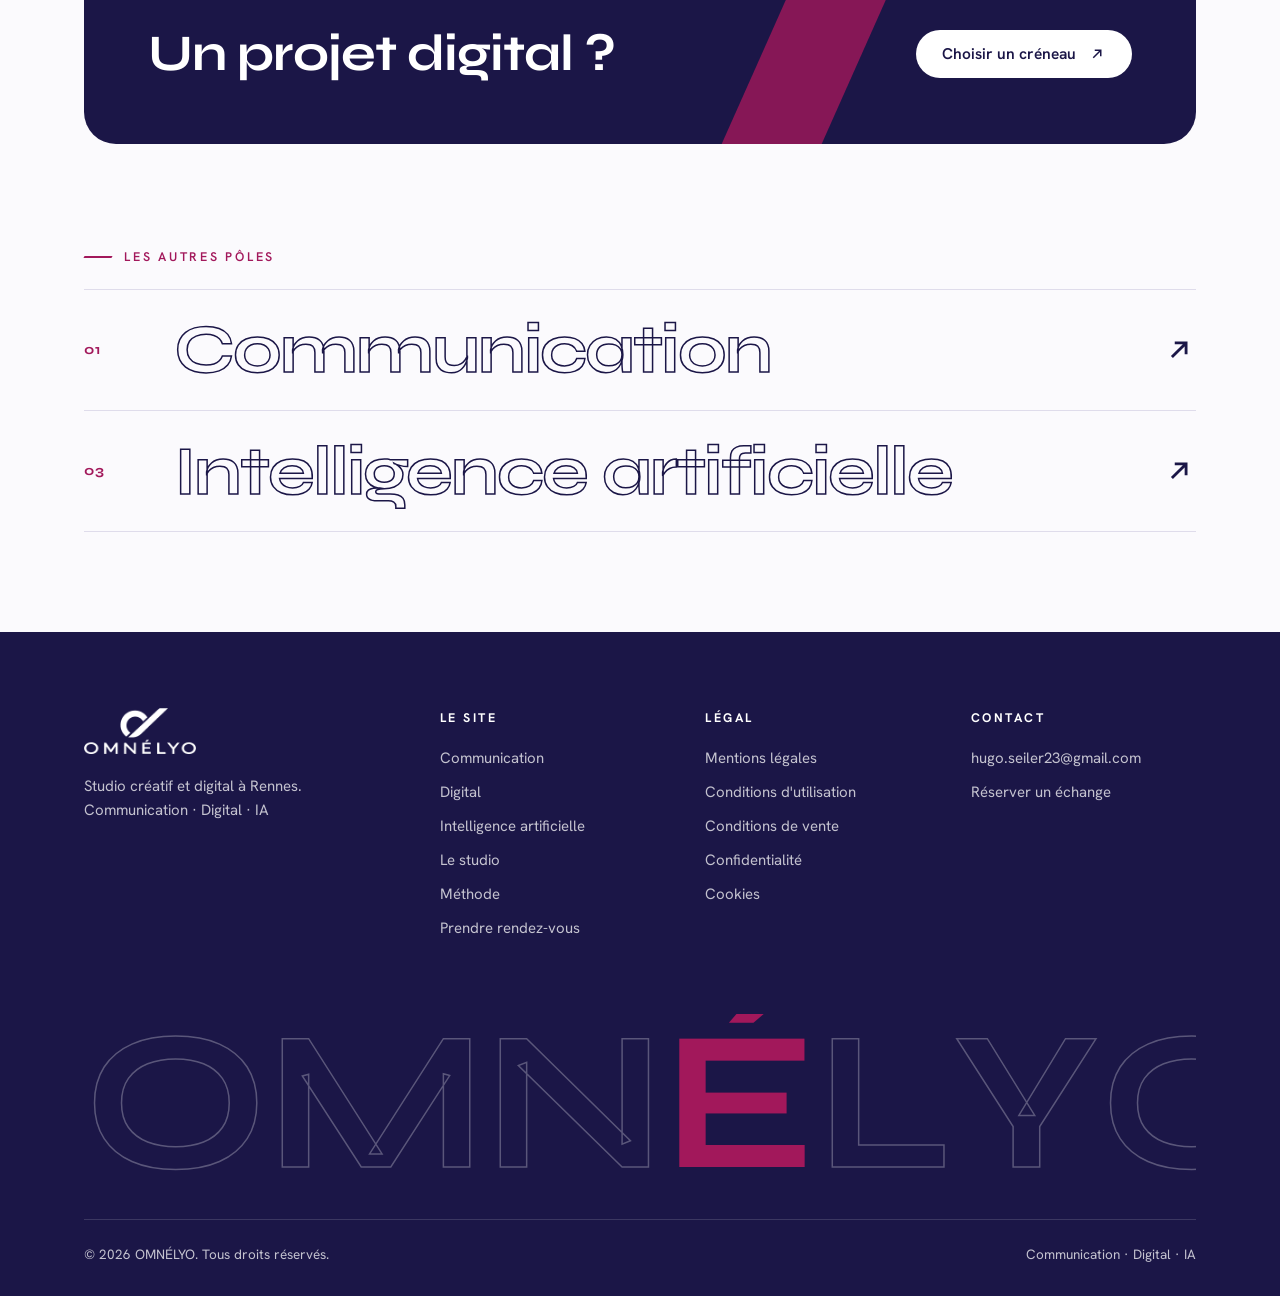
<file: digital/index.html>
<!DOCTYPE html>
<html lang="fr">
<head>
<meta charset="utf-8">
<meta name="viewport" content="width=device-width, initial-scale=1">
<title>Réseaux sociaux, vidéo et sites internet à Rennes | OMNÉLYO</title>
<meta name="description" content="Gestion des réseaux sociaux, contenus visuels, montage vidéo et création de sites internet à Rennes. Un studio digital pour TPE, PME et indépendants.">
<meta name="robots" content="index, follow, max-image-preview:large">
<link rel="canonical" href="https://omnelyo.com/digital/">
<meta property="og:type" content="website">
<meta property="og:site_name" content="OMNÉLYO">
<meta property="og:locale" content="fr_FR">
<meta property="og:title" content="Réseaux sociaux, vidéo et sites internet à Rennes | OMNÉLYO">
<meta property="og:description" content="Gestion des réseaux sociaux, contenus visuels, montage vidéo et création de sites internet à Rennes. Un studio digital pour TPE, PME et indépendants.">
<meta property="og:url" content="https://omnelyo.com/digital/">
<meta property="og:image" content="https://omnelyo.com/assets/og-omnelyo.png">
<meta property="og:image:width" content="1200">
<meta property="og:image:height" content="630">
<meta name="twitter:card" content="summary_large_image">
<meta name="geo.region" content="FR-35">
<meta name="geo.placename" content="Rennes">
<meta name="theme-color" content="#1B1647">
<link rel="icon" href="../assets/logo-omnelyo.webp">
<link rel="preconnect" href="https://fonts.googleapis.com">
<link rel="preconnect" href="https://fonts.gstatic.com" crossorigin>
<link href="https://fonts.googleapis.com/css2?family=Hanken+Grotesk:wght@400;500;600&family=Syne:wght@600;700&display=swap" rel="stylesheet">
<link rel="stylesheet" href="../css/style.css">
<script>document.documentElement.classList.add("js")</script>
<script type="application/ld+json">{"@context": "https://schema.org", "@graph": [{"@type": "ProfessionalService", "@id": "https://omnelyo.com/#studio", "name": "OMNÉLYO", "url": "https://omnelyo.com/", "logo": "https://omnelyo.com/assets/logo-omnelyo.webp", "image": "https://omnelyo.com/assets/og-omnelyo.png", "description": "Studio créatif et digital à Rennes : communication, digital et intelligence artificielle.", "address": {"@type": "PostalAddress", "addressLocality": "Rennes", "addressRegion": "Bretagne", "addressCountry": "FR"}, "areaServed": [{"@type": "City", "name": "Rennes"}, {"@type": "AdministrativeArea", "name": "Ille-et-Vilaine"}, {"@type": "AdministrativeArea", "name": "Bretagne"}, {"@type": "Country", "name": "France"}], "knowsAbout": ["Stratégie de communication", "Identité visuelle", "Réseaux sociaux", "Montage vidéo", "Création de sites internet", "Intelligence artificielle"]}, {"@type": "BreadcrumbList", "itemListElement": [{"@type": "ListItem", "position": 1, "name": "Accueil", "item": "https://omnelyo.com/"}, {"@type": "ListItem", "position": 2, "name": "Digital", "item": "https://omnelyo.com/digital/"}]}, {"@type": "Service", "@id": "https://omnelyo.com/digital/#service", "name": "Digital — OMNÉLYO", "description": "Gestion des réseaux sociaux, contenus visuels, montage vidéo et création de sites internet à Rennes. Un studio digital pour TPE, PME et indépendants.", "provider": {"@id": "https://omnelyo.com/#studio"}, "areaServed": [{"@type": "City", "name": "Rennes"}, {"@type": "AdministrativeArea", "name": "Ille-et-Vilaine"}, {"@type": "AdministrativeArea", "name": "Bretagne"}, {"@type": "Country", "name": "France"}], "hasOfferCatalog": {"@type": "OfferCatalog", "name": "Digital", "itemListElement": [{"@type": "Offer", "itemOffered": {"@type": "Service", "name": "Gestion et animation des réseaux sociaux", "description": "Ligne éditoriale, calendrier, création des publications et animation de votre communauté, sur les réseaux utiles à votre activité."}}, {"@type": "Offer", "itemOffered": {"@type": "Service", "name": "Création de contenus visuels et audiovisuels", "description": "Visuels, photos mises en forme, vidéos courtes : des contenus pensés pour chaque format et fidèles à votre identité."}}, {"@type": "Offer", "itemOffered": {"@type": "Service", "name": "Montage vidéo", "description": "Vos images montées, rythmées, sous-titrées et déclinées aux formats des réseaux, de votre site ou de vos événements."}}, {"@type": "Offer", "itemOffered": {"@type": "Service", "name": "Création de sites internet", "description": "Un site clair, rapide et adapté au mobile, que vous pouvez faire évoluer. De la maquette à la mise en ligne."}}]}}]}</script>
</head>
<body>
<a class="skip" href="#main">Aller au contenu</a>
<div class="progress" aria-hidden="true"></div>

<header class="header">
  <div class="wrap header__in">
    <a class="brand" href="../" aria-label="OMNÉLYO, retour à l'accueil"><img src="../assets/logo-omnelyo.webp" alt="OMNÉLYO, studio de communication à Rennes" width="248" height="102"></a>
    <button class="burger" aria-label="Ouvrir le menu" aria-expanded="false" aria-controls="menu"><span></span><span></span></button>
    <nav class="nav" id="menu" aria-label="Navigation principale">
      <a href="../#expertises">Expertises</a>
      <a href="../#studio">Le studio</a>
      <a href="../#methode">Méthode</a>
      <a href="../#questions">Questions</a>
      <a class="btn btn--sm" href="../rendez-vous/">Prendre rendez-vous <svg class="arrow" viewBox="0 0 24 24" fill="none" stroke="currentColor" stroke-width="2" aria-hidden="true"><path d="M7 17 17 7M9 7h8v8"/></svg></a>
    </nav>
  </div>
</header>

<main id="main">
<div class="view is-current">

  <section class="page pole">
    <div class="wrap">
      <a class="back" href="../#expertises">Toutes les expertises</a>
      <p class="eyebrow">Pôle 02 · OMNÉLYO, Rennes</p>
      <h1 class="pole__title">Digital</h1>
      <div class="pole__top">
        <div><p class="pole__intro">Vos clients vous découvrent d'abord en ligne. Nous faisons en sorte que ce premier contact donne envie, sur vos réseaux comme sur votre site.</p><p class="pole__zone">Gestion de réseaux sociaux, création de contenus, montage vidéo et création de sites internet pour les entreprises de Rennes, de Bretagne et d'ailleurs.</p><a class="btn" href="../rendez-vous/">Prendre rendez-vous <svg class="arrow" viewBox="0 0 24 24" fill="none" stroke="currentColor" stroke-width="2" aria-hidden="true"><path d="M7 17 17 7M9 7h8v8"/></svg></a></div>
        <div class="pole__stage"><div class="art"><div class="art__in as"><div class="as-phone"><div class="as-bar"></div><div class="as-grid"><i></i><i></i><i></i><i></i><i></i><i></i><i></i><i></i><i></i></div></div><div class="as-edit"><div class="as-screen"><span class="as-play"></span></div><div class="as-tracks"><i></i><i></i><i></i><b class="as-head"></b></div></div></div></div></div>
      </div>
      <div class="faq__grid pole__list">
        <div><p class="eyebrow">Prestations</p><h2 class="match__lead">Réseaux sociaux, vidéo et sites internet à Rennes.</h2></div>
        <div class="xp faq" data-acc="any">
          <div class="xp__item is-open">
            <h3><button class="xp__head" type="button" aria-expanded="true"><span class="xp__title">Gestion et animation des réseaux sociaux</span><span class="xp__sign"></span></button></h3>
            <div class="xp__panel"><div><p class="faq__text"><b>Ligne éditoriale, calendrier, création des publications et animation</b> de votre communauté, sur les réseaux utiles à votre activité.</p></div></div>
          </div>
          <div class="xp__item">
            <h3><button class="xp__head" type="button" aria-expanded="false"><span class="xp__title">Création de contenus visuels et audiovisuels</span><span class="xp__sign"></span></button></h3>
            <div class="xp__panel"><div><p class="faq__text">Visuels, photos mises en forme, vidéos courtes : des contenus <b>pensés pour chaque format</b> et fidèles à votre identité.</p></div></div>
          </div>
          <div class="xp__item">
            <h3><button class="xp__head" type="button" aria-expanded="false"><span class="xp__title">Montage vidéo</span><span class="xp__sign"></span></button></h3>
            <div class="xp__panel"><div><p class="faq__text">Vos images montées, rythmées, sous-titrées et <b>déclinées aux formats</b> des réseaux, de votre site ou de vos événements.</p></div></div>
          </div>
          <div class="xp__item">
            <h3><button class="xp__head" type="button" aria-expanded="false"><span class="xp__title">Création de sites internet</span><span class="xp__sign"></span></button></h3>
            <div class="xp__panel"><div><p class="faq__text">Un site <b>clair, rapide et adapté au mobile</b>, que vous pouvez faire évoluer. De la maquette à la mise en ligne.</p></div></div>
          </div>
        </div>
      </div>
      <div class="pole__cta"><h2>Un projet digital ?</h2><a class="btn btn--light" href="../rendez-vous/">Choisir un créneau <svg class="arrow" viewBox="0 0 24 24" fill="none" stroke="currentColor" stroke-width="2" aria-hidden="true"><path d="M7 17 17 7M9 7h8v8"/></svg></a></div>
      <p class="eyebrow">Les autres pôles</p>
      <nav class="pole__next" aria-label="Autres pôles"><a href="../communication/"><small>01</small><span>Communication</span><svg class="arrow" viewBox="0 0 24 24" fill="none" stroke="currentColor" stroke-width="2" aria-hidden="true"><path d="M7 17 17 7M9 7h8v8"/></svg></a><a href="../intelligence-artificielle/"><small>03</small><span>Intelligence artificielle</span><svg class="arrow" viewBox="0 0 24 24" fill="none" stroke="currentColor" stroke-width="2" aria-hidden="true"><path d="M7 17 17 7M9 7h8v8"/></svg></a></nav>
    </div>
  </section>

</div>
</main>

<footer class="footer">
  <div class="wrap">
    <div class="footer__grid">
      <div>
        <img class="footer__logo" loading="lazy" src="../assets/logo-omnelyo.webp" alt="OMNÉLYO" width="248" height="102">
        <p>Studio créatif et digital à Rennes.<br>Communication · Digital · IA</p>
      </div>
      <div><h4>Le site</h4><ul><li><a href="../communication/">Communication</a></li><li><a href="../digital/">Digital</a></li><li><a href="../intelligence-artificielle/">Intelligence artificielle</a></li><li><a href="../#studio">Le studio</a></li><li><a href="../#methode">Méthode</a></li><li><a href="../rendez-vous/">Prendre rendez-vous</a></li></ul></div>
      <div><h4>Légal</h4><ul><li><a href="../mentions-legales/">Mentions légales</a></li><li><a href="../cgu/">Conditions d'utilisation</a></li><li><a href="../cgv/">Conditions de vente</a></li><li><a href="../confidentialite/">Confidentialité</a></li><li><a href="../cookies/">Cookies</a></li></ul></div>
      <div><h4>Contact</h4><ul><li><a data-cfg="email" href="mailto:hugo.seiler23@gmail.com">hugo.seiler23@gmail.com</a></li><li><a href="../rendez-vous/">Réserver un échange</a></li></ul></div>
    </div>
    <div class="wordmark reveal" aria-hidden="true"><span style="--i:0">O</span><span style="--i:1">M</span><span style="--i:2">N</span><span style="--i:3">É</span><span style="--i:4">L</span><span style="--i:5">Y</span><span style="--i:6">O</span></div>
    <div class="footer__base"><span>© <span data-year>2026</span> OMNÉLYO. Tous droits réservés.</span><span>Communication · Digital · IA</span></div>
  </div>
</footer>

<script src="../js/main.js" defer></script>
</body>
</html>
</file>
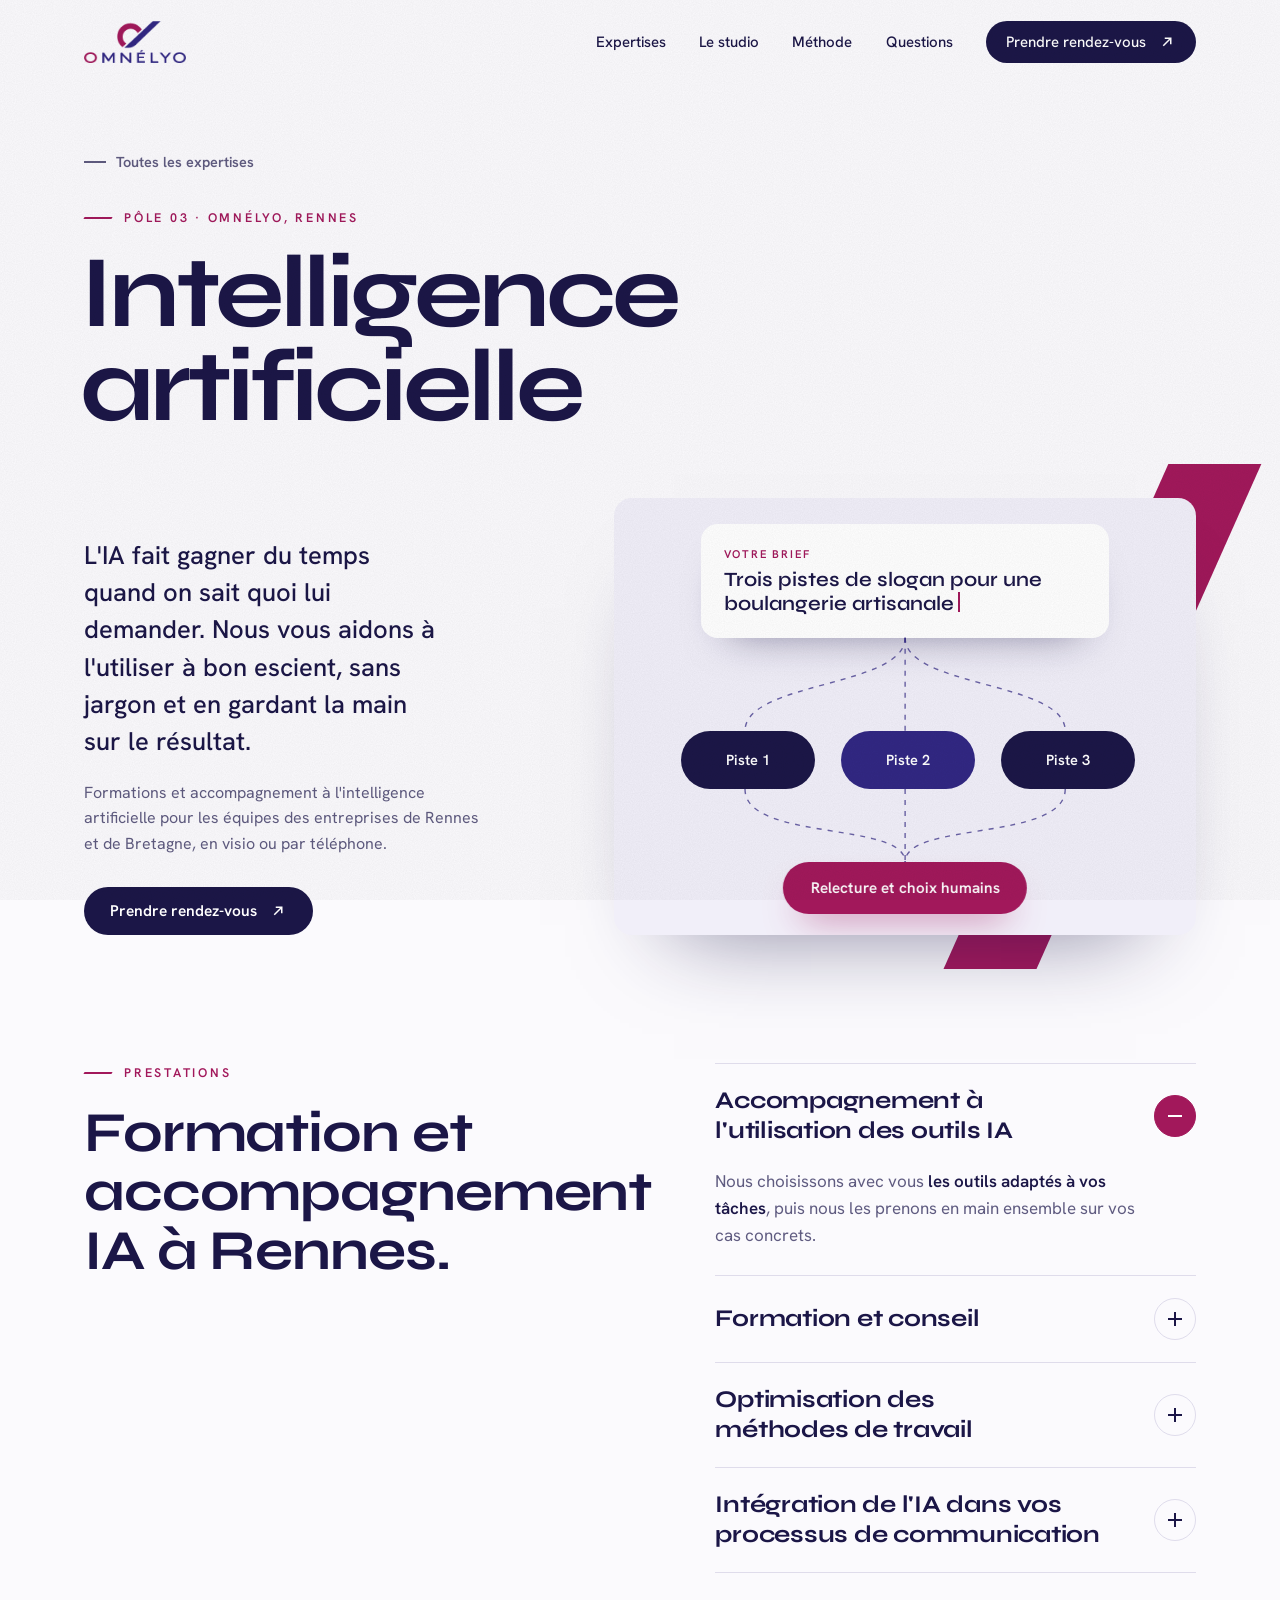
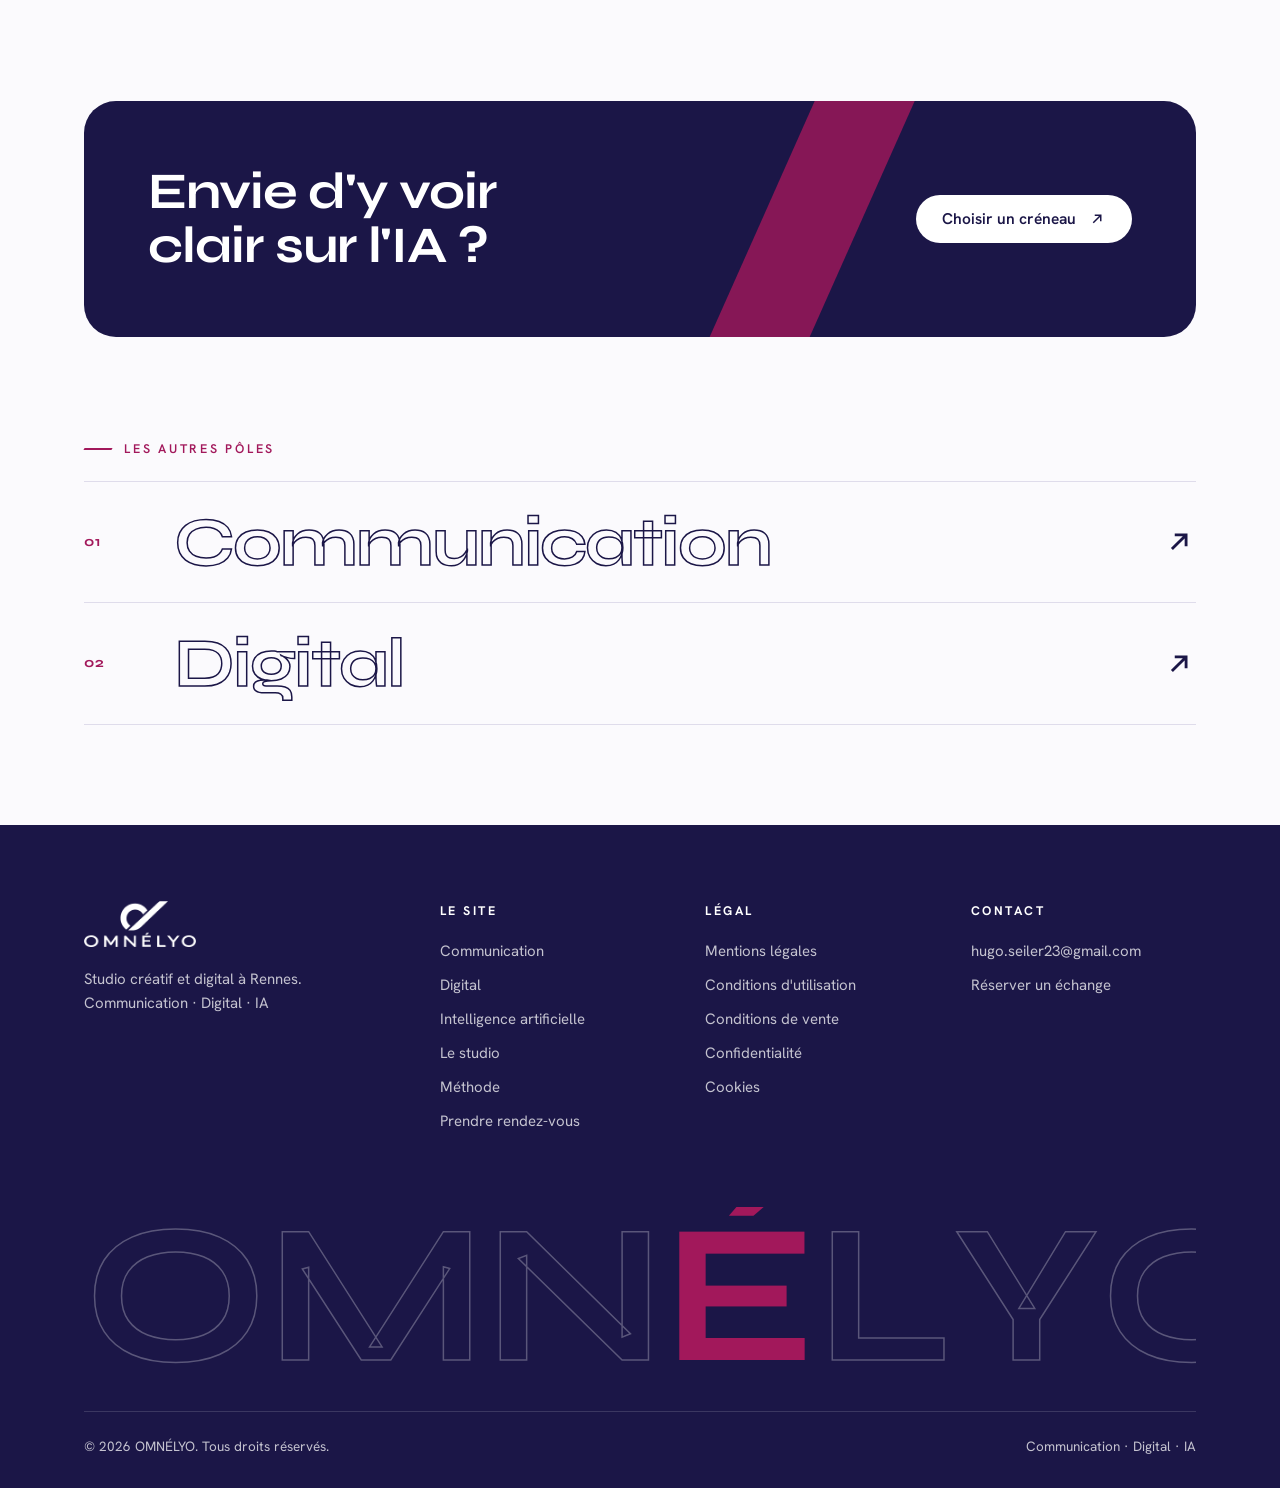
<file: intelligence-artificielle/index.html>
<!DOCTYPE html>
<html lang="fr">
<head>
<meta charset="utf-8">
<meta name="viewport" content="width=device-width, initial-scale=1">
<title>Formation et accompagnement IA à Rennes | OMNÉLYO</title>
<meta name="description" content="Formation et accompagnement à l&#x27;intelligence artificielle à Rennes : choix des outils, prise en main, méthodes de travail, intégration dans votre communication.">
<meta name="robots" content="index, follow, max-image-preview:large">
<link rel="canonical" href="https://omnelyo.com/intelligence-artificielle/">
<meta property="og:type" content="website">
<meta property="og:site_name" content="OMNÉLYO">
<meta property="og:locale" content="fr_FR">
<meta property="og:title" content="Formation et accompagnement IA à Rennes | OMNÉLYO">
<meta property="og:description" content="Formation et accompagnement à l&#x27;intelligence artificielle à Rennes : choix des outils, prise en main, méthodes de travail, intégration dans votre communication.">
<meta property="og:url" content="https://omnelyo.com/intelligence-artificielle/">
<meta property="og:image" content="https://omnelyo.com/assets/og-omnelyo.png">
<meta property="og:image:width" content="1200">
<meta property="og:image:height" content="630">
<meta name="twitter:card" content="summary_large_image">
<meta name="geo.region" content="FR-35">
<meta name="geo.placename" content="Rennes">
<meta name="theme-color" content="#1B1647">
<link rel="icon" href="../assets/logo-omnelyo.webp">
<link rel="preconnect" href="https://fonts.googleapis.com">
<link rel="preconnect" href="https://fonts.gstatic.com" crossorigin>
<link href="https://fonts.googleapis.com/css2?family=Hanken+Grotesk:wght@400;500;600&family=Syne:wght@600;700&display=swap" rel="stylesheet">
<link rel="stylesheet" href="../css/style.css">
<script>document.documentElement.classList.add("js")</script>
<script type="application/ld+json">{"@context": "https://schema.org", "@graph": [{"@type": "ProfessionalService", "@id": "https://omnelyo.com/#studio", "name": "OMNÉLYO", "url": "https://omnelyo.com/", "logo": "https://omnelyo.com/assets/logo-omnelyo.webp", "image": "https://omnelyo.com/assets/og-omnelyo.png", "description": "Studio créatif et digital à Rennes : communication, digital et intelligence artificielle.", "address": {"@type": "PostalAddress", "addressLocality": "Rennes", "addressRegion": "Bretagne", "addressCountry": "FR"}, "areaServed": [{"@type": "City", "name": "Rennes"}, {"@type": "AdministrativeArea", "name": "Ille-et-Vilaine"}, {"@type": "AdministrativeArea", "name": "Bretagne"}, {"@type": "Country", "name": "France"}], "knowsAbout": ["Stratégie de communication", "Identité visuelle", "Réseaux sociaux", "Montage vidéo", "Création de sites internet", "Intelligence artificielle"]}, {"@type": "BreadcrumbList", "itemListElement": [{"@type": "ListItem", "position": 1, "name": "Accueil", "item": "https://omnelyo.com/"}, {"@type": "ListItem", "position": 2, "name": "Intelligence artificielle", "item": "https://omnelyo.com/intelligence-artificielle/"}]}, {"@type": "Service", "@id": "https://omnelyo.com/intelligence-artificielle/#service", "name": "Intelligence artificielle — OMNÉLYO", "description": "Formation et accompagnement à l'intelligence artificielle à Rennes : choix des outils, prise en main, méthodes de travail, intégration dans votre communication.", "provider": {"@id": "https://omnelyo.com/#studio"}, "areaServed": [{"@type": "City", "name": "Rennes"}, {"@type": "AdministrativeArea", "name": "Ille-et-Vilaine"}, {"@type": "AdministrativeArea", "name": "Bretagne"}, {"@type": "Country", "name": "France"}], "hasOfferCatalog": {"@type": "OfferCatalog", "name": "Intelligence artificielle", "itemListElement": [{"@type": "Offer", "itemOffered": {"@type": "Service", "name": "Accompagnement à l'utilisation des outils IA", "description": "Nous choisissons avec vous les outils adaptés à vos tâches, puis nous les prenons en main ensemble sur vos cas concrets."}}, {"@type": "Offer", "itemOffered": {"@type": "Service", "name": "Formation et conseil", "description": "Des sessions pratiques, adaptées au niveau de vos équipes : bonnes pratiques, limites à connaître, confidentialité."}}, {"@type": "Offer", "itemOffered": {"@type": "Service", "name": "Optimisation des méthodes de travail", "description": "Nous repérons les tâches répétitives et proposons des façons de faire plus simples, avec ou sans IA."}}, {"@type": "Offer", "itemOffered": {"@type": "Service", "name": "Intégration de l'IA dans vos processus de communication", "description": "Idées, premières versions, déclinaisons : l'IA accélère la production, la relecture et les choix restent humains."}}]}}]}</script>
</head>
<body>
<a class="skip" href="#main">Aller au contenu</a>
<div class="progress" aria-hidden="true"></div>

<header class="header">
  <div class="wrap header__in">
    <a class="brand" href="../" aria-label="OMNÉLYO, retour à l'accueil"><img src="../assets/logo-omnelyo.webp" alt="OMNÉLYO, studio de communication à Rennes" width="248" height="102"></a>
    <button class="burger" aria-label="Ouvrir le menu" aria-expanded="false" aria-controls="menu"><span></span><span></span></button>
    <nav class="nav" id="menu" aria-label="Navigation principale">
      <a href="../#expertises">Expertises</a>
      <a href="../#studio">Le studio</a>
      <a href="../#methode">Méthode</a>
      <a href="../#questions">Questions</a>
      <a class="btn btn--sm" href="../rendez-vous/">Prendre rendez-vous <svg class="arrow" viewBox="0 0 24 24" fill="none" stroke="currentColor" stroke-width="2" aria-hidden="true"><path d="M7 17 17 7M9 7h8v8"/></svg></a>
    </nav>
  </div>
</header>

<main id="main">
<div class="view is-current">

  <section class="page pole">
    <div class="wrap">
      <a class="back" href="../#expertises">Toutes les expertises</a>
      <p class="eyebrow">Pôle 03 · OMNÉLYO, Rennes</p>
      <h1 class="pole__title is-long">Intelligence artificielle</h1>
      <div class="pole__top">
        <div><p class="pole__intro">L'IA fait gagner du temps quand on sait quoi lui demander. Nous vous aidons à l'utiliser à bon escient, sans jargon et en gardant la main sur le résultat.</p><p class="pole__zone">Formations et accompagnement à l'intelligence artificielle pour les équipes des entreprises de Rennes et de Bretagne, en visio ou par téléphone.</p><a class="btn" href="../rendez-vous/">Prendre rendez-vous <svg class="arrow" viewBox="0 0 24 24" fill="none" stroke="currentColor" stroke-width="2" aria-hidden="true"><path d="M7 17 17 7M9 7h8v8"/></svg></a></div>
        <div class="pole__stage"><div class="art"><div class="art__in ai"><div class="ai-prompt"><span>Votre brief</span><p>Trois pistes de slogan pour une boulangerie artisanale<i class="caret"></i></p></div><svg class="ai-wires" viewBox="0 0 400 300" preserveAspectRatio="none" aria-hidden="true"><path d="M200 96C200 130 90 126 90 160"/><path d="M200 96V160"/><path d="M200 96C200 130 310 126 310 160"/><path d="M90 200C90 236 200 222 200 250"/><path d="M200 200V250"/><path d="M310 200C310 236 200 222 200 250"/></svg><div class="ai-ideas"><i>Piste 1</i><i>Piste 2</i><i>Piste 3</i></div><div class="ai-human">Relecture et choix humains</div></div></div></div>
      </div>
      <div class="faq__grid pole__list">
        <div><p class="eyebrow">Prestations</p><h2 class="match__lead">Formation et accompagnement IA à Rennes.</h2></div>
        <div class="xp faq" data-acc="any">
          <div class="xp__item is-open">
            <h3><button class="xp__head" type="button" aria-expanded="true"><span class="xp__title">Accompagnement à l'utilisation des outils IA</span><span class="xp__sign"></span></button></h3>
            <div class="xp__panel"><div><p class="faq__text">Nous choisissons avec vous <b>les outils adaptés à vos tâches</b>, puis nous les prenons en main ensemble sur vos cas concrets.</p></div></div>
          </div>
          <div class="xp__item">
            <h3><button class="xp__head" type="button" aria-expanded="false"><span class="xp__title">Formation et conseil</span><span class="xp__sign"></span></button></h3>
            <div class="xp__panel"><div><p class="faq__text">Des sessions <b>pratiques, adaptées au niveau de vos équipes</b> : bonnes pratiques, limites à connaître, confidentialité.</p></div></div>
          </div>
          <div class="xp__item">
            <h3><button class="xp__head" type="button" aria-expanded="false"><span class="xp__title">Optimisation des méthodes de travail</span><span class="xp__sign"></span></button></h3>
            <div class="xp__panel"><div><p class="faq__text">Nous repérons les tâches répétitives et proposons <b>des façons de faire plus simples</b>, avec ou sans IA.</p></div></div>
          </div>
          <div class="xp__item">
            <h3><button class="xp__head" type="button" aria-expanded="false"><span class="xp__title">Intégration de l'IA dans vos processus de communication</span><span class="xp__sign"></span></button></h3>
            <div class="xp__panel"><div><p class="faq__text">Idées, premières versions, déclinaisons : l'IA <b>accélère la production</b>, la relecture et les choix restent humains.</p></div></div>
          </div>
        </div>
      </div>
      <div class="pole__cta"><h2>Envie d'y voir clair sur l'IA ?</h2><a class="btn btn--light" href="../rendez-vous/">Choisir un créneau <svg class="arrow" viewBox="0 0 24 24" fill="none" stroke="currentColor" stroke-width="2" aria-hidden="true"><path d="M7 17 17 7M9 7h8v8"/></svg></a></div>
      <p class="eyebrow">Les autres pôles</p>
      <nav class="pole__next" aria-label="Autres pôles"><a href="../communication/"><small>01</small><span>Communication</span><svg class="arrow" viewBox="0 0 24 24" fill="none" stroke="currentColor" stroke-width="2" aria-hidden="true"><path d="M7 17 17 7M9 7h8v8"/></svg></a><a href="../digital/"><small>02</small><span>Digital</span><svg class="arrow" viewBox="0 0 24 24" fill="none" stroke="currentColor" stroke-width="2" aria-hidden="true"><path d="M7 17 17 7M9 7h8v8"/></svg></a></nav>
    </div>
  </section>

</div>
</main>

<footer class="footer">
  <div class="wrap">
    <div class="footer__grid">
      <div>
        <img class="footer__logo" loading="lazy" src="../assets/logo-omnelyo.webp" alt="OMNÉLYO" width="248" height="102">
        <p>Studio créatif et digital à Rennes.<br>Communication · Digital · IA</p>
      </div>
      <div><h4>Le site</h4><ul><li><a href="../communication/">Communication</a></li><li><a href="../digital/">Digital</a></li><li><a href="../intelligence-artificielle/">Intelligence artificielle</a></li><li><a href="../#studio">Le studio</a></li><li><a href="../#methode">Méthode</a></li><li><a href="../rendez-vous/">Prendre rendez-vous</a></li></ul></div>
      <div><h4>Légal</h4><ul><li><a href="../mentions-legales/">Mentions légales</a></li><li><a href="../cgu/">Conditions d'utilisation</a></li><li><a href="../cgv/">Conditions de vente</a></li><li><a href="../confidentialite/">Confidentialité</a></li><li><a href="../cookies/">Cookies</a></li></ul></div>
      <div><h4>Contact</h4><ul><li><a data-cfg="email" href="mailto:hugo.seiler23@gmail.com">hugo.seiler23@gmail.com</a></li><li><a href="../rendez-vous/">Réserver un échange</a></li></ul></div>
    </div>
    <div class="wordmark reveal" aria-hidden="true"><span style="--i:0">O</span><span style="--i:1">M</span><span style="--i:2">N</span><span style="--i:3">É</span><span style="--i:4">L</span><span style="--i:5">Y</span><span style="--i:6">O</span></div>
    <div class="footer__base"><span>© <span data-year>2026</span> OMNÉLYO. Tous droits réservés.</span><span>Communication · Digital · IA</span></div>
  </div>
</footer>

<script src="../js/main.js" defer></script>
</body>
</html>
</file>
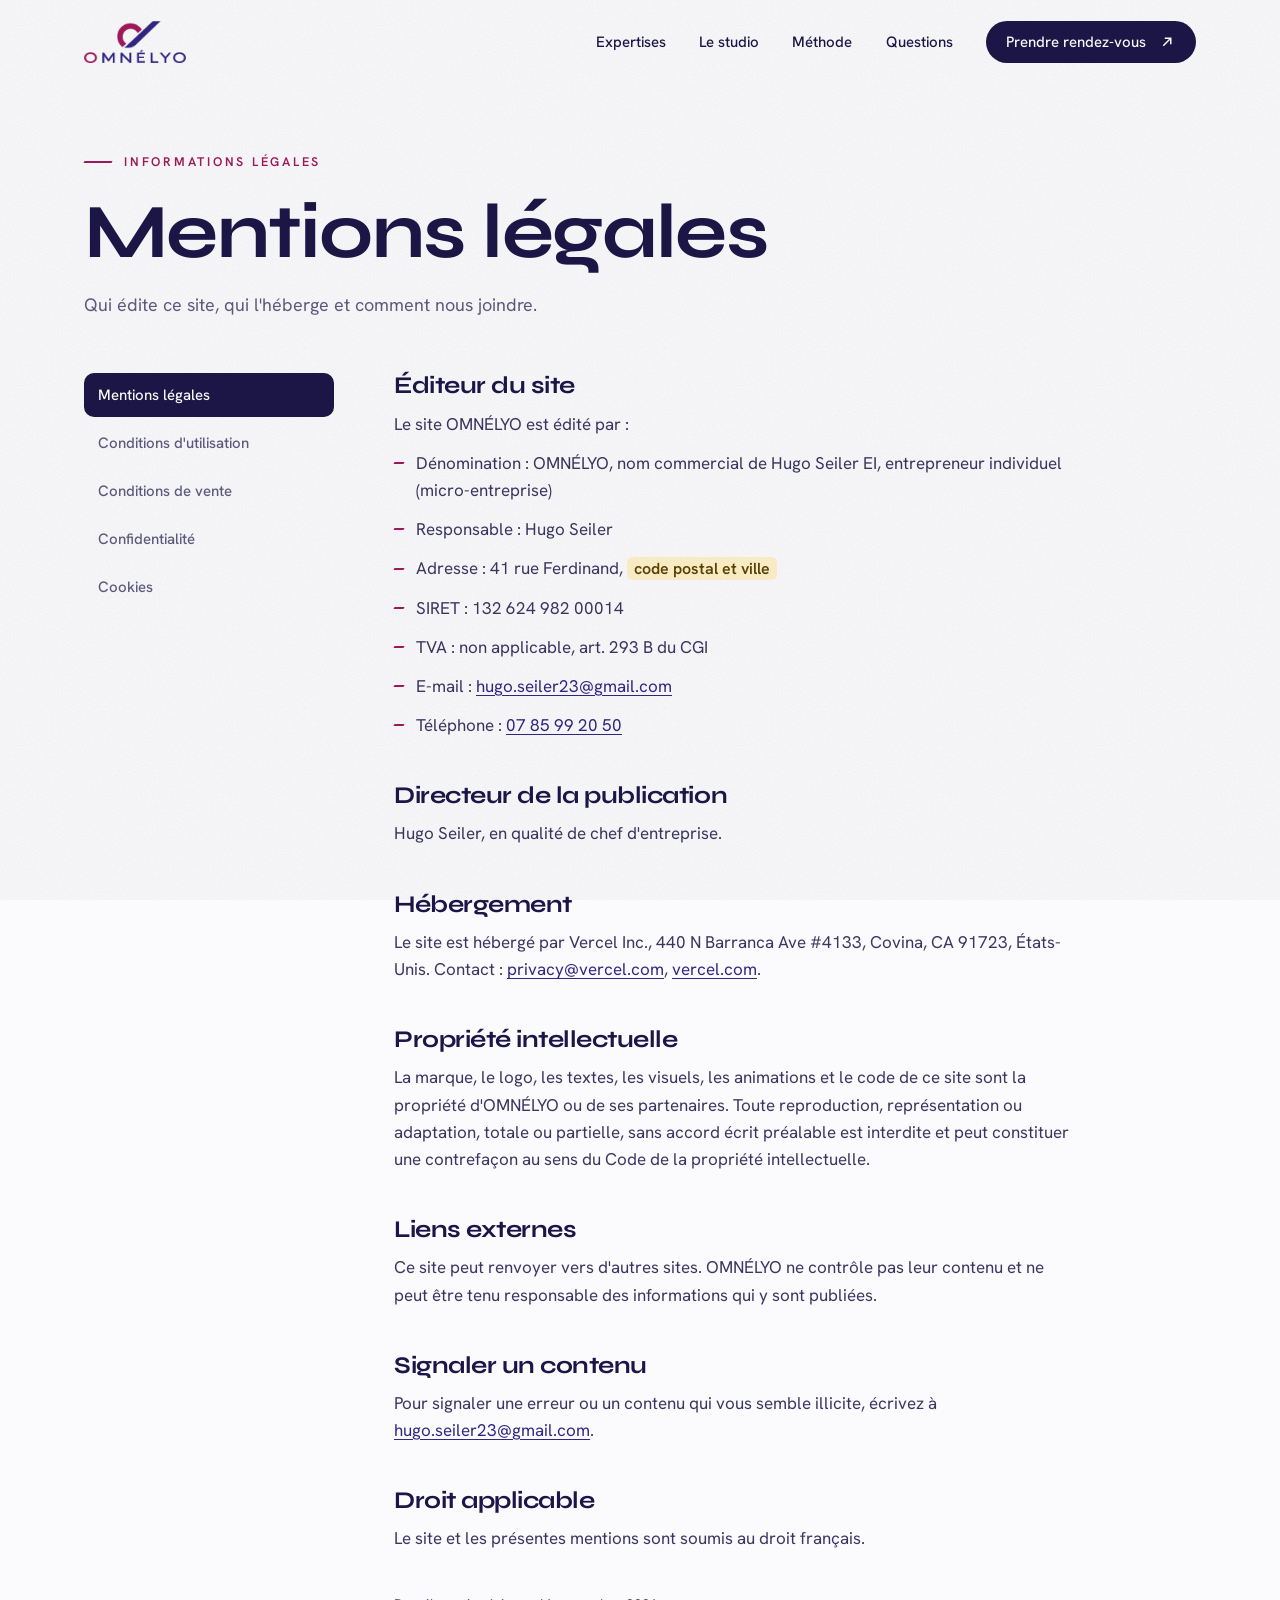
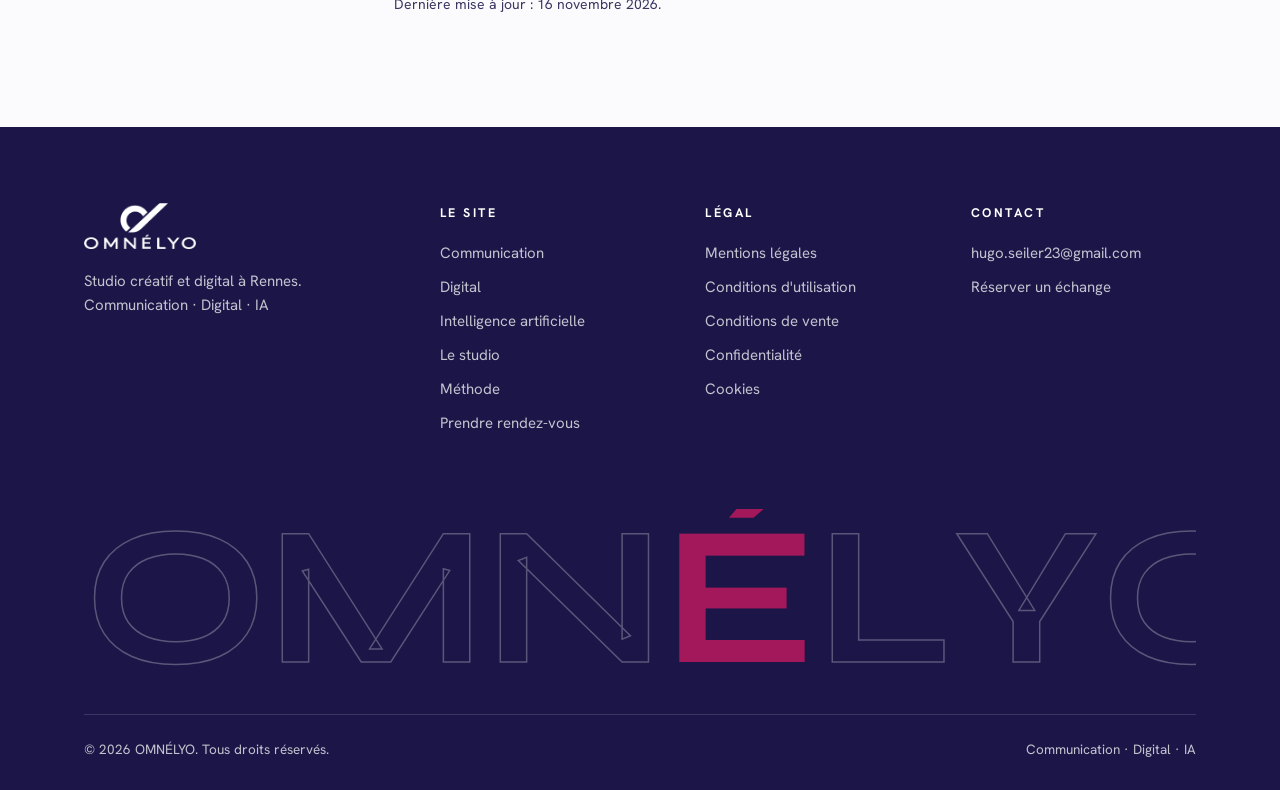
<file: mentions-legales/index.html>
<!DOCTYPE html>
<html lang="fr">
<head>
<meta charset="utf-8">
<meta name="viewport" content="width=device-width, initial-scale=1">
<title>Mentions légales | OMNÉLYO</title>
<meta name="description" content="Mentions légales du site OMNÉLYO : éditeur, hébergeur, propriété intellectuelle et contact.">
<meta name="robots" content="index, follow, max-image-preview:large">
<link rel="canonical" href="https://omnelyo.com/mentions-legales/">
<meta property="og:type" content="website">
<meta property="og:site_name" content="OMNÉLYO">
<meta property="og:locale" content="fr_FR">
<meta property="og:title" content="Mentions légales | OMNÉLYO">
<meta property="og:description" content="Mentions légales du site OMNÉLYO : éditeur, hébergeur, propriété intellectuelle et contact.">
<meta property="og:url" content="https://omnelyo.com/mentions-legales/">
<meta property="og:image" content="https://omnelyo.com/assets/og-omnelyo.png">
<meta property="og:image:width" content="1200">
<meta property="og:image:height" content="630">
<meta name="twitter:card" content="summary_large_image">
<meta name="geo.region" content="FR-35">
<meta name="geo.placename" content="Rennes">
<meta name="theme-color" content="#1B1647">
<link rel="icon" href="../assets/logo-omnelyo.webp">
<link rel="preconnect" href="https://fonts.googleapis.com">
<link rel="preconnect" href="https://fonts.gstatic.com" crossorigin>
<link href="https://fonts.googleapis.com/css2?family=Hanken+Grotesk:wght@400;500;600&family=Syne:wght@600;700&display=swap" rel="stylesheet">
<link rel="stylesheet" href="../css/style.css">
<script>document.documentElement.classList.add("js")</script>
<script type="application/ld+json">{"@context": "https://schema.org", "@graph": [{"@type": "ProfessionalService", "@id": "https://omnelyo.com/#studio", "name": "OMNÉLYO", "url": "https://omnelyo.com/", "logo": "https://omnelyo.com/assets/logo-omnelyo.webp", "image": "https://omnelyo.com/assets/og-omnelyo.png", "description": "Studio créatif et digital à Rennes : communication, digital et intelligence artificielle.", "address": {"@type": "PostalAddress", "addressLocality": "Rennes", "addressRegion": "Bretagne", "addressCountry": "FR"}, "areaServed": [{"@type": "City", "name": "Rennes"}, {"@type": "AdministrativeArea", "name": "Ille-et-Vilaine"}, {"@type": "AdministrativeArea", "name": "Bretagne"}, {"@type": "Country", "name": "France"}], "knowsAbout": ["Stratégie de communication", "Identité visuelle", "Réseaux sociaux", "Montage vidéo", "Création de sites internet", "Intelligence artificielle"]}, {"@type": "BreadcrumbList", "itemListElement": [{"@type": "ListItem", "position": 1, "name": "Accueil", "item": "https://omnelyo.com/"}, {"@type": "ListItem", "position": 2, "name": "Mentions légales", "item": "https://omnelyo.com/mentions-legales/"}]}]}</script>
</head>
<body>
<a class="skip" href="#main">Aller au contenu</a>
<div class="progress" aria-hidden="true"></div>

<header class="header">
  <div class="wrap header__in">
    <a class="brand" href="../" aria-label="OMNÉLYO, retour à l'accueil"><img src="../assets/logo-omnelyo.webp" alt="OMNÉLYO, studio de communication à Rennes" width="248" height="102"></a>
    <button class="burger" aria-label="Ouvrir le menu" aria-expanded="false" aria-controls="menu"><span></span><span></span></button>
    <nav class="nav" id="menu" aria-label="Navigation principale">
      <a href="../#expertises">Expertises</a>
      <a href="../#studio">Le studio</a>
      <a href="../#methode">Méthode</a>
      <a href="../#questions">Questions</a>
      <a class="btn btn--sm" href="../rendez-vous/">Prendre rendez-vous <svg class="arrow" viewBox="0 0 24 24" fill="none" stroke="currentColor" stroke-width="2" aria-hidden="true"><path d="M7 17 17 7M9 7h8v8"/></svg></a>
    </nav>
  </div>
</header>

<main id="main">
<div class="view is-current">
  <section class="page"><div class="wrap">
    <div class="page__head"><p class="eyebrow">Informations légales</p><h1>Mentions légales</h1><p>Qui édite ce site, qui l'héberge et comment nous joindre.</p></div>
    <div class="legal">
      <nav class="legal__nav" aria-label="Pages légales"><a data-nav class="is-active" aria-current="page" href="../mentions-legales/">Mentions légales</a><a data-nav href="../cgu/">Conditions d'utilisation</a><a data-nav href="../cgv/">Conditions de vente</a><a data-nav href="../confidentialite/">Confidentialité</a><a data-nav href="../cookies/">Cookies</a></nav>
      <div class="prose">
        <h2>Éditeur du site</h2>
        <p>Le site OMNÉLYO est édité par :</p>
        <ul>
          <li>Dénomination : OMNÉLYO, nom commercial de Hugo Seiler EI, entrepreneur individuel (micro-entreprise)</li>
          <li>Responsable : Hugo Seiler</li>
          <li>Adresse : 41 rue Ferdinand, <span class="todo">code postal et ville</span></li>
          <li>SIRET : 132 624 982 00014</li>
          <li>TVA : non applicable, art. 293 B du CGI</li>
          <li>E-mail : <a data-cfg="email" href="mailto:hugo.seiler23@gmail.com">hugo.seiler23@gmail.com</a></li>
          <li>Téléphone : <a href="tel:+33785992050">07 85 99 20 50</a></li>
        </ul>
        <h2>Directeur de la publication</h2>
        <p>Hugo Seiler, en qualité de chef d'entreprise.</p>
        <h2>Hébergement</h2>
        <p>Le site est hébergé par Vercel Inc., 440 N Barranca Ave #4133, Covina, CA 91723, États-Unis. Contact : <a href="mailto:privacy@vercel.com">privacy@vercel.com</a>, <a href="https://vercel.com" rel="noopener">vercel.com</a>.</p>
        <h2>Propriété intellectuelle</h2>
        <p>La marque, le logo, les textes, les visuels, les animations et le code de ce site sont la propriété d'OMNÉLYO ou de ses partenaires. Toute reproduction, représentation ou adaptation, totale ou partielle, sans accord écrit préalable est interdite et peut constituer une contrefaçon au sens du Code de la propriété intellectuelle.</p>
        <h2>Liens externes</h2>
        <p>Ce site peut renvoyer vers d'autres sites. OMNÉLYO ne contrôle pas leur contenu et ne peut être tenu responsable des informations qui y sont publiées.</p>
        <h2>Signaler un contenu</h2>
        <p>Pour signaler une erreur ou un contenu qui vous semble illicite, écrivez à <a data-cfg="email" href="mailto:hugo.seiler23@gmail.com">hugo.seiler23@gmail.com</a>.</p>
        <h2>Droit applicable</h2>
        <p>Le site et les présentes mentions sont soumis au droit français.</p>
        <p class="updated">Dernière mise à jour : 16 novembre 2026.</p>
      </div>
    </div>
  </div></section>
</div>
</main>

<footer class="footer">
  <div class="wrap">
    <div class="footer__grid">
      <div>
        <img class="footer__logo" loading="lazy" src="../assets/logo-omnelyo.webp" alt="OMNÉLYO" width="248" height="102">
        <p>Studio créatif et digital à Rennes.<br>Communication · Digital · IA</p>
      </div>
      <div><h4>Le site</h4><ul><li><a href="../communication/">Communication</a></li><li><a href="../digital/">Digital</a></li><li><a href="../intelligence-artificielle/">Intelligence artificielle</a></li><li><a href="../#studio">Le studio</a></li><li><a href="../#methode">Méthode</a></li><li><a href="../rendez-vous/">Prendre rendez-vous</a></li></ul></div>
      <div><h4>Légal</h4><ul><li><a href="../mentions-legales/">Mentions légales</a></li><li><a href="../cgu/">Conditions d'utilisation</a></li><li><a href="../cgv/">Conditions de vente</a></li><li><a href="../confidentialite/">Confidentialité</a></li><li><a href="../cookies/">Cookies</a></li></ul></div>
      <div><h4>Contact</h4><ul><li><a data-cfg="email" href="mailto:hugo.seiler23@gmail.com">hugo.seiler23@gmail.com</a></li><li><a href="../rendez-vous/">Réserver un échange</a></li></ul></div>
    </div>
    <div class="wordmark reveal" aria-hidden="true"><span style="--i:0">O</span><span style="--i:1">M</span><span style="--i:2">N</span><span style="--i:3">É</span><span style="--i:4">L</span><span style="--i:5">Y</span><span style="--i:6">O</span></div>
    <div class="footer__base"><span>© <span data-year>2026</span> OMNÉLYO. Tous droits réservés.</span><span>Communication · Digital · IA</span></div>
  </div>
</footer>

<script src="../js/main.js" defer></script>
</body>
</html>
</file>
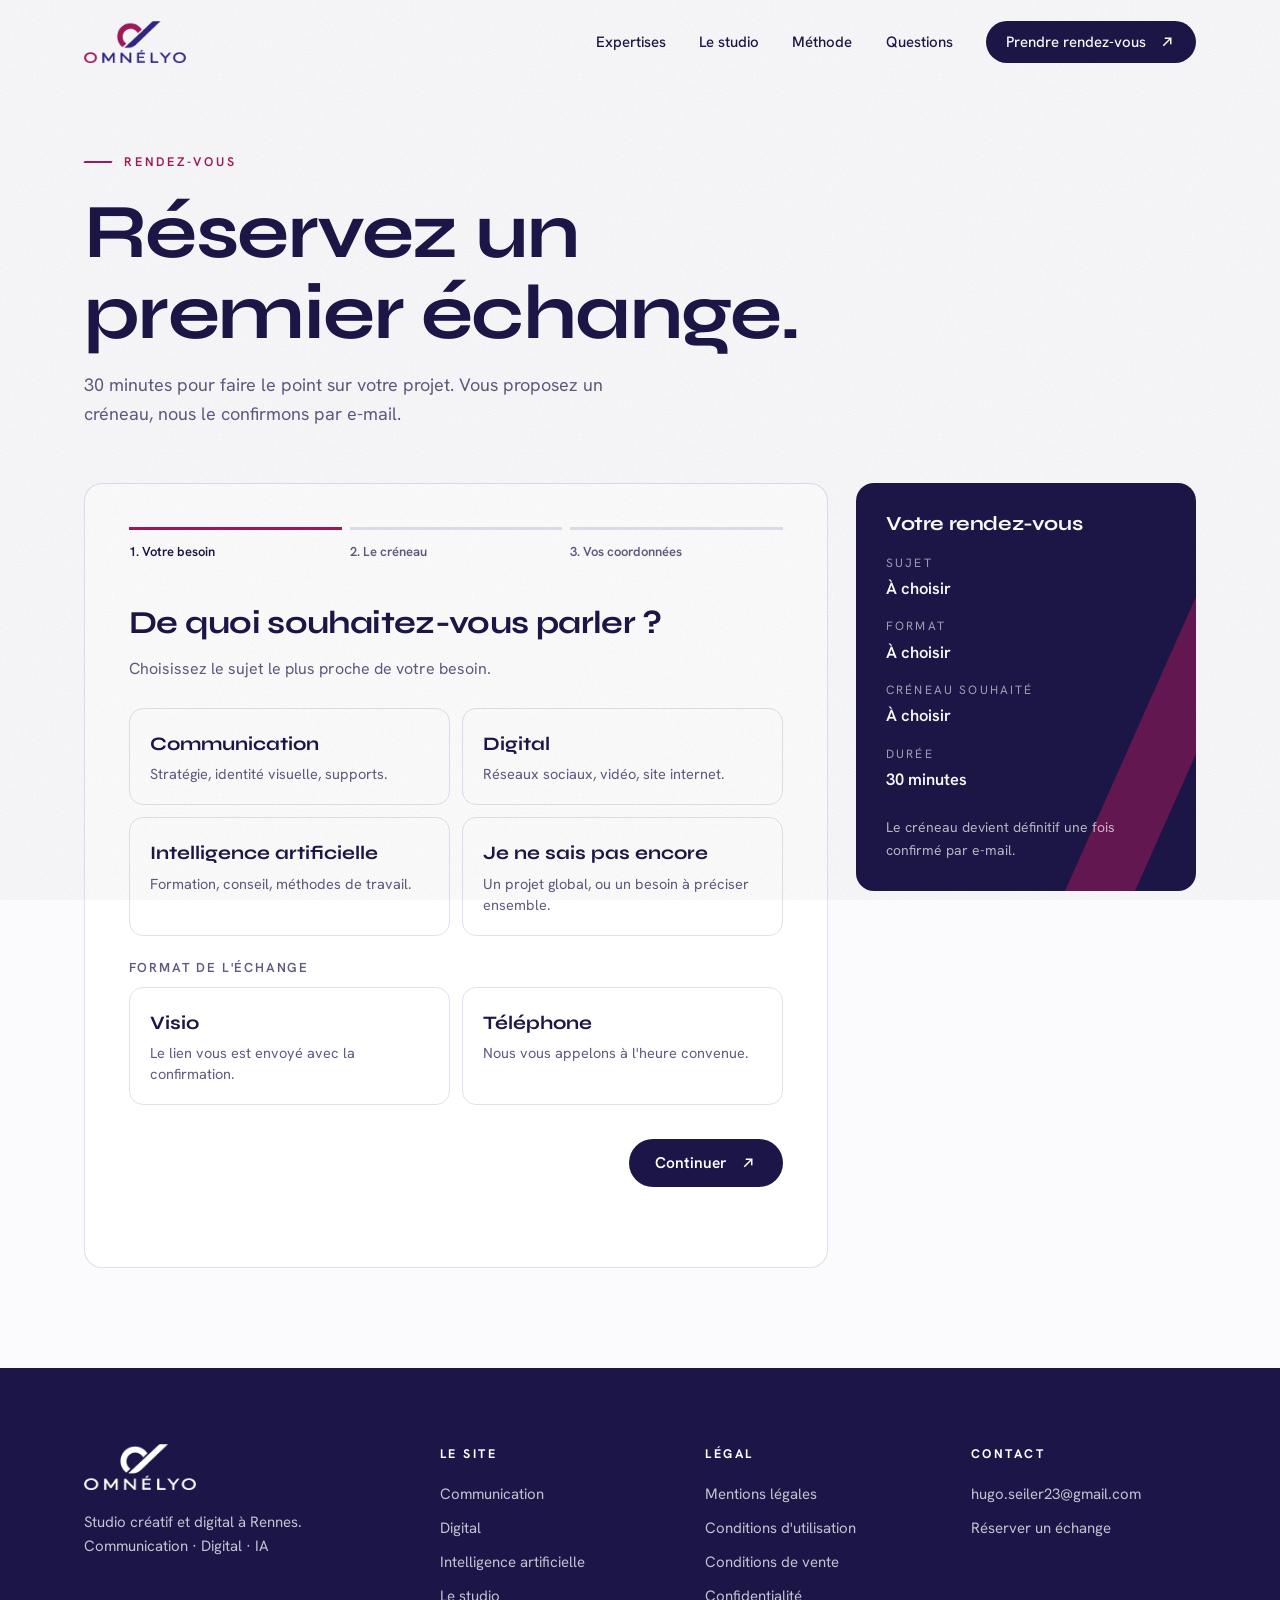
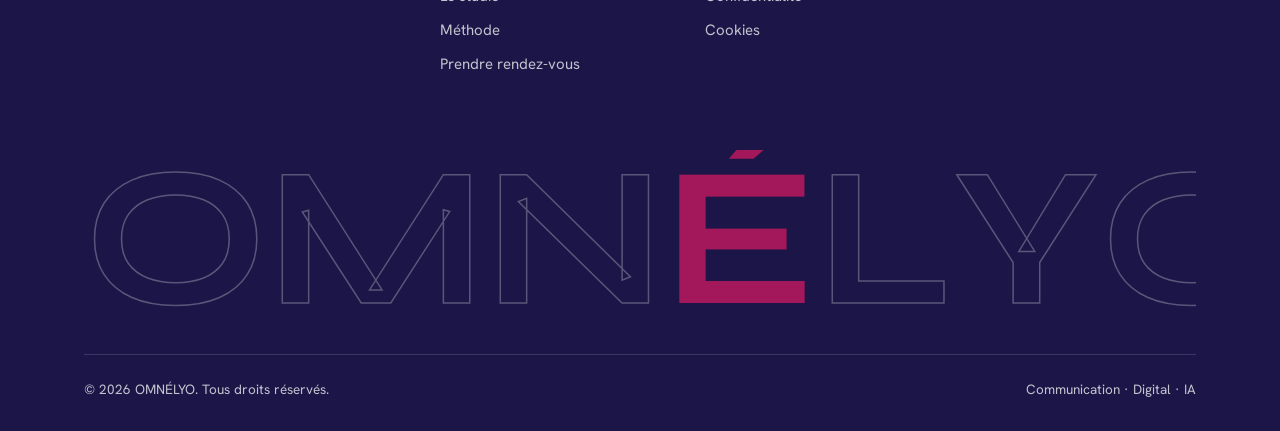
<file: rendez-vous/index.html>
<!DOCTYPE html>
<html lang="fr">
<head>
<meta charset="utf-8">
<meta name="viewport" content="width=device-width, initial-scale=1">
<title>Prendre rendez-vous | OMNÉLYO, studio de communication à Rennes</title>
<meta name="description" content="Réservez un premier échange de 30 minutes avec OMNÉLYO, studio de communication à Rennes, en visio ou par téléphone.">
<meta name="robots" content="index, follow, max-image-preview:large">
<link rel="canonical" href="https://omnelyo.com/rendez-vous/">
<meta property="og:type" content="website">
<meta property="og:site_name" content="OMNÉLYO">
<meta property="og:locale" content="fr_FR">
<meta property="og:title" content="Prendre rendez-vous | OMNÉLYO, studio de communication à Rennes">
<meta property="og:description" content="Réservez un premier échange de 30 minutes avec OMNÉLYO, studio de communication à Rennes, en visio ou par téléphone.">
<meta property="og:url" content="https://omnelyo.com/rendez-vous/">
<meta property="og:image" content="https://omnelyo.com/assets/og-omnelyo.png">
<meta property="og:image:width" content="1200">
<meta property="og:image:height" content="630">
<meta name="twitter:card" content="summary_large_image">
<meta name="geo.region" content="FR-35">
<meta name="geo.placename" content="Rennes">
<meta name="theme-color" content="#1B1647">
<link rel="icon" href="../assets/logo-omnelyo.webp">
<link rel="preconnect" href="https://fonts.googleapis.com">
<link rel="preconnect" href="https://fonts.gstatic.com" crossorigin>
<link href="https://fonts.googleapis.com/css2?family=Hanken+Grotesk:wght@400;500;600&family=Syne:wght@600;700&display=swap" rel="stylesheet">
<link rel="stylesheet" href="../css/style.css">
<script>document.documentElement.classList.add("js")</script>
<script type="application/ld+json">{"@context": "https://schema.org", "@graph": [{"@type": "ProfessionalService", "@id": "https://omnelyo.com/#studio", "name": "OMNÉLYO", "url": "https://omnelyo.com/", "logo": "https://omnelyo.com/assets/logo-omnelyo.webp", "image": "https://omnelyo.com/assets/og-omnelyo.png", "description": "Studio créatif et digital à Rennes : communication, digital et intelligence artificielle.", "address": {"@type": "PostalAddress", "addressLocality": "Rennes", "addressRegion": "Bretagne", "addressCountry": "FR"}, "areaServed": [{"@type": "City", "name": "Rennes"}, {"@type": "AdministrativeArea", "name": "Ille-et-Vilaine"}, {"@type": "AdministrativeArea", "name": "Bretagne"}, {"@type": "Country", "name": "France"}], "knowsAbout": ["Stratégie de communication", "Identité visuelle", "Réseaux sociaux", "Montage vidéo", "Création de sites internet", "Intelligence artificielle"]}, {"@type": "BreadcrumbList", "itemListElement": [{"@type": "ListItem", "position": 1, "name": "Accueil", "item": "https://omnelyo.com/"}, {"@type": "ListItem", "position": 2, "name": "Rendez-vous", "item": "https://omnelyo.com/rendez-vous/"}]}]}</script>
</head>
<body>
<a class="skip" href="#main">Aller au contenu</a>
<div class="progress" aria-hidden="true"></div>

<header class="header">
  <div class="wrap header__in">
    <a class="brand" href="../" aria-label="OMNÉLYO, retour à l'accueil"><img src="../assets/logo-omnelyo.webp" alt="OMNÉLYO, studio de communication à Rennes" width="248" height="102"></a>
    <button class="burger" aria-label="Ouvrir le menu" aria-expanded="false" aria-controls="menu"><span></span><span></span></button>
    <nav class="nav" id="menu" aria-label="Navigation principale">
      <a href="../#expertises">Expertises</a>
      <a href="../#studio">Le studio</a>
      <a href="../#methode">Méthode</a>
      <a href="../#questions">Questions</a>
      <a class="btn btn--sm" href="../rendez-vous/">Prendre rendez-vous <svg class="arrow" viewBox="0 0 24 24" fill="none" stroke="currentColor" stroke-width="2" aria-hidden="true"><path d="M7 17 17 7M9 7h8v8"/></svg></a>
    </nav>
  </div>
</header>

<main id="main">
<div class="view is-current">
  <section class="page">
    <div class="wrap">
      <div class="page__head">
        <p class="eyebrow">Rendez-vous</p>
        <h1>Réservez un premier échange.</h1>
        <p><span data-cfg="duration">30 minutes</span> pour faire le point sur votre projet. Vous proposez un créneau, nous le confirmons par e-mail.</p>
      </div>

      <div class="booking">
        <form class="booking__main" id="rdv-form" novalidate>
          <ol class="stepper" aria-label="Étapes de la demande">
            <li class="is-on">1. Votre besoin</li><li>2. Le créneau</li><li>3. Vos coordonnées</li>
          </ol>

          <fieldset class="bstep is-current">
            <legend>De quoi souhaitez-vous parler ?</legend>
            <p class="hint">Choisissez le sujet le plus proche de votre besoin.</p>
            <div class="choices">
              <div class="choice"><input type="radio" name="besoin" id="b-com" value="Communication"><label for="b-com"><b>Communication</b><span>Stratégie, identité visuelle, supports.</span></label></div>
              <div class="choice"><input type="radio" name="besoin" id="b-dig" value="Digital"><label for="b-dig"><b>Digital</b><span>Réseaux sociaux, vidéo, site internet.</span></label></div>
              <div class="choice"><input type="radio" name="besoin" id="b-ia" value="Intelligence artificielle"><label for="b-ia"><b>Intelligence artificielle</b><span>Formation, conseil, méthodes de travail.</span></label></div>
              <div class="choice"><input type="radio" name="besoin" id="b-all" value="Projet global ou à définir"><label for="b-all"><b>Je ne sais pas encore</b><span>Un projet global, ou un besoin à préciser ensemble.</span></label></div>
            </div>
            <p class="sub">Format de l'échange</p>
            <div class="choices">
              <div class="choice"><input type="radio" name="format" id="f-visio" value="Visioconférence"><label for="f-visio"><b>Visio</b><span>Le lien vous est envoyé avec la confirmation.</span></label></div>
              <div class="choice"><input type="radio" name="format" id="f-tel" value="Téléphone"><label for="f-tel"><b>Téléphone</b><span>Nous vous appelons à l'heure convenue.</span></label></div>
            </div>
            <div class="bnav"><span></span><button type="button" class="btn" data-next>Continuer <svg class="arrow" viewBox="0 0 24 24" fill="none" stroke="currentColor" stroke-width="2" aria-hidden="true"><path d="M7 17 17 7M9 7h8v8"/></svg></button></div>
          </fieldset>

          <fieldset class="bstep">
            <legend>Quel créneau vous convient ?</legend>
            <p class="hint">Du lundi au vendredi, heure de Paris.</p>
            <p class="sub">Date</p>
            <div class="days" id="rdv-days"></div>
            <p class="sub">Horaire</p>
            <div class="slots" id="rdv-slots"></div>
            <div class="bnav"><button type="button" class="btn btn--ghost" data-prev>Retour</button><button type="button" class="btn" data-next>Continuer <svg class="arrow" viewBox="0 0 24 24" fill="none" stroke="currentColor" stroke-width="2" aria-hidden="true"><path d="M7 17 17 7M9 7h8v8"/></svg></button></div>
          </fieldset>

          <fieldset class="bstep">
            <legend>Vos coordonnées</legend>
            <p class="hint">Pour vous confirmer le rendez-vous.</p>
            <div class="fields">
              <div class="field"><label for="rdv-nom">Nom et prénom</label><input id="rdv-nom" name="nom" autocomplete="name" required></div>
              <div class="field"><label for="rdv-entreprise">Entreprise (facultatif)</label><input id="rdv-entreprise" name="entreprise" autocomplete="organization"></div>
              <div class="field"><label for="rdv-email">E-mail</label><input id="rdv-email" name="email" type="email" autocomplete="email" required></div>
              <div class="field"><label for="rdv-telephone">Téléphone (facultatif)</label><input id="rdv-telephone" name="telephone" type="tel" autocomplete="tel"></div>
              <div class="field field--full"><label for="rdv-message">Votre projet en quelques lignes (facultatif)</label><textarea id="rdv-message" name="message"></textarea></div>
              <label class="consent" for="rdv-consent"><input type="checkbox" id="rdv-consent" name="consent"><span>J'accepte que mes informations soient utilisées pour traiter ma demande de rendez-vous, selon la <a href="../confidentialite/">politique de confidentialité</a>.</span></label>
            </div>
            <div class="bnav"><button type="button" class="btn btn--ghost" data-prev>Retour</button><button type="submit" class="btn">Envoyer ma demande <svg class="arrow" viewBox="0 0 24 24" fill="none" stroke="currentColor" stroke-width="2" aria-hidden="true"><path d="M7 17 17 7M9 7h8v8"/></svg></button></div>
          </fieldset>

          <div class="bstep done" id="rdv-done" aria-live="polite">
            <svg class="done__check" viewBox="0 0 64 64" fill="none" stroke="currentColor" stroke-width="3" stroke-linecap="round" stroke-linejoin="round" aria-hidden="true"><circle cx="32" cy="32" r="27"/><path d="M21 33l8 8 15-17"/></svg>
            <h2 id="done-title">Votre demande est prête.</h2>
            <p class="hint" id="done-text"></p>
            <pre id="done-body"></pre>
            <div class="done__actions">
              <a class="btn" id="done-mail" href="#">Ouvrir dans ma messagerie</a>
              <button type="button" class="btn btn--ghost" id="done-copy">Copier la demande</button>
            </div>
            <p class="hint" style="margin-top:20px">Adresse de contact : <a data-cfg="email" href="mailto:hugo.seiler23@gmail.com">hugo.seiler23@gmail.com</a></p>
          </div>

          <p class="error" id="rdv-error" role="alert"></p>
        </form>

        <aside class="recap" aria-label="Récapitulatif">
          <h3>Votre rendez-vous</h3>
          <dl>
            <div><dt>Sujet</dt><dd id="recap-besoin">À choisir</dd></div>
            <div><dt>Format</dt><dd id="recap-format">À choisir</dd></div>
            <div><dt>Créneau souhaité</dt><dd id="recap-date">À choisir</dd></div>
            <div><dt>Durée</dt><dd data-cfg="duration">30 minutes</dd></div>
          </dl>
          <p>Le créneau devient définitif une fois confirmé par e-mail.</p>
        </aside>
      </div>
    </div>
  </section>
</div>
</main>

<footer class="footer">
  <div class="wrap">
    <div class="footer__grid">
      <div>
        <img class="footer__logo" loading="lazy" src="../assets/logo-omnelyo.webp" alt="OMNÉLYO" width="248" height="102">
        <p>Studio créatif et digital à Rennes.<br>Communication · Digital · IA</p>
      </div>
      <div><h4>Le site</h4><ul><li><a href="../communication/">Communication</a></li><li><a href="../digital/">Digital</a></li><li><a href="../intelligence-artificielle/">Intelligence artificielle</a></li><li><a href="../#studio">Le studio</a></li><li><a href="../#methode">Méthode</a></li><li><a href="../rendez-vous/">Prendre rendez-vous</a></li></ul></div>
      <div><h4>Légal</h4><ul><li><a href="../mentions-legales/">Mentions légales</a></li><li><a href="../cgu/">Conditions d'utilisation</a></li><li><a href="../cgv/">Conditions de vente</a></li><li><a href="../confidentialite/">Confidentialité</a></li><li><a href="../cookies/">Cookies</a></li></ul></div>
      <div><h4>Contact</h4><ul><li><a data-cfg="email" href="mailto:hugo.seiler23@gmail.com">hugo.seiler23@gmail.com</a></li><li><a href="../rendez-vous/">Réserver un échange</a></li></ul></div>
    </div>
    <div class="wordmark reveal" aria-hidden="true"><span style="--i:0">O</span><span style="--i:1">M</span><span style="--i:2">N</span><span style="--i:3">É</span><span style="--i:4">L</span><span style="--i:5">Y</span><span style="--i:6">O</span></div>
    <div class="footer__base"><span>© <span data-year>2026</span> OMNÉLYO. Tous droits réservés.</span><span>Communication · Digital · IA</span></div>
  </div>
</footer>

<script src="../js/main.js" defer></script>
</body>
</html>
</file>
<file: css/style.css>
/* OMNÉLYO — feuille de style
   Idée de mise en page : papier clair, encre indigo, un seul geste fort
   (les rubans diagonaux du logo) et beaucoup d'air autour. */
:root {
  color-scheme: light;
  --paper: #FBFAFD;
  --mist: #F1EFF9;
  --ink: #1B1647;
  --indigo: #312783;
  --magenta: #A2185B;
  --muted: #5F5B80;
  --line: rgba(49, 39, 131, .14);
  --white: #fff;
  --font-display: "Syne", "Trebuchet MS", "Segoe UI", sans-serif;
  --font-body: "Hanken Grotesk", "Segoe UI", system-ui, sans-serif;
  --gutter: clamp(20px, 5vw, 72px);
  --max: 1240px;
  --ease: cubic-bezier(.2, .7, .1, 1);
  --radius: 18px;
}

*, *::before, *::after { box-sizing: border-box; }
html { scroll-behavior: smooth; -webkit-text-size-adjust: 100%; }
body {
  margin: 0;
  background: var(--paper);
  color: var(--ink);
  font-family: var(--font-body);
  font-size: 17px;
  line-height: 1.6;
  -webkit-font-smoothing: antialiased;
  overflow-x: hidden;
}
img { max-width: 100%; display: block; }
a { color: inherit; }
h1, h2, h3 { font-family: var(--font-display); line-height: 1.05; margin: 0; text-wrap: balance; letter-spacing: -.02em; }
p { margin: 0; }
ul, ol { margin: 0; padding: 0; list-style: none; }
button { font: inherit; color: inherit; cursor: pointer; }
:focus-visible { outline: 2px solid var(--magenta); outline-offset: 3px; border-radius: 4px; }
::selection { background: var(--magenta); color: var(--white); }

.wrap { width: 100%; max-width: var(--max); margin: 0 auto; padding: 0 var(--gutter); }
.eyebrow {
  font-size: 12.5px; font-weight: 600; letter-spacing: .22em; text-transform: uppercase;
  color: var(--magenta); display: inline-flex; align-items: center; gap: 12px;
}
.eyebrow::before { content: ""; width: 28px; height: 2px; background: currentColor; transform: skewX(-30deg); }

/* ---------- Barre de progression + en-tête ---------- */
.progress { position: fixed; inset: 0 0 auto 0; height: 3px; z-index: 60; background: linear-gradient(90deg, var(--magenta), var(--indigo)); transform-origin: 0 50%; transform: scaleX(0); }
.header {
  position: fixed; inset: 0 0 auto 0; z-index: 50;
  transition: background .4s, box-shadow .4s, backdrop-filter .4s;
}
.header__in { display: flex; align-items: center; justify-content: space-between; gap: 24px; height: 84px; transition: height .4s var(--ease); }
.header.is-scrolled { background: rgba(251, 250, 253, .86); backdrop-filter: blur(14px); -webkit-backdrop-filter: blur(14px); box-shadow: 0 1px 0 var(--line); }
.header.is-scrolled .header__in { height: 66px; }
.brand img { height: 42px; width: auto; transition: height .4s var(--ease); }
.header.is-scrolled .brand img { height: 34px; }
.nav { display: flex; align-items: center; gap: clamp(18px, 2.6vw, 38px); }
.nav a { text-decoration: none; font-size: 15px; font-weight: 500; position: relative; }
.nav a:not(.btn) { padding: 6px 0; }
.nav a:not(.btn)::after { content: ""; position: absolute; left: 0; right: 0; bottom: 0; height: 2px; background: var(--magenta); transform: scaleX(0); transform-origin: 100% 50%; transition: transform .45s var(--ease); }
.nav a:not(.btn):hover::after, .nav a.is-active::after { transform: scaleX(1); transform-origin: 0 50%; }
.burger { display: none; width: 44px; height: 44px; border: 1px solid var(--line); border-radius: 50%; background: var(--white); position: relative; }
.burger span { position: absolute; left: 13px; right: 13px; height: 2px; background: var(--ink); transition: transform .4s var(--ease), top .4s var(--ease); }
.burger span:first-child { top: 17px; } .burger span:last-child { top: 25px; }
.burger[aria-expanded="true"] span:first-child { top: 21px; transform: rotate(45deg); }
.burger[aria-expanded="true"] span:last-child { top: 21px; transform: rotate(-45deg); }

/* ---------- Boutons ---------- */
.btn {
  --bg: var(--ink); --fg: var(--white);
  display: inline-flex; align-items: center; gap: 12px;
  padding: 15px 26px; border-radius: 999px; border: 0;
  background: var(--bg); color: var(--fg); text-decoration: none;
  font-weight: 600; font-size: 15.5px; line-height: 1;
  position: relative; overflow: hidden; isolation: isolate;
  transition: transform .5s var(--ease), box-shadow .5s var(--ease);
  will-change: transform;
}
.btn::before { content: ""; position: absolute; inset: -1px; z-index: -1; background: var(--magenta); transform: translateX(-102%) skewX(-18deg); transform-origin: 0 0; transition: transform .6s var(--ease); width: 130%; }
.btn:hover::before { transform: translateX(-8%) skewX(-18deg); }
.btn:hover { box-shadow: 0 14px 34px -14px rgba(162, 24, 91, .55); }
.btn .arrow { width: 18px; height: 18px; transition: transform .5s var(--ease); }
.btn:hover .arrow { transform: translate(3px, -3px); }
.btn--ghost { --bg: transparent; --fg: var(--ink); box-shadow: inset 0 0 0 1.5px var(--line); }
.btn--ghost:hover { color: var(--white); }
.btn--light { --bg: var(--white); --fg: var(--ink); }
.btn--light:hover { color: var(--white); }
.btn--sm { padding: 12px 20px; font-size: 14.5px; }

/* ---------- Héros ---------- */
.hero { position: relative; padding: clamp(150px, 20vh, 220px) 0 clamp(120px, 20vh, 220px); overflow: hidden; }
.hero canvas { position: absolute; inset: 0; width: 100%; height: 100%; pointer-events: none; }
.hero .wrap { position: relative; }
.hero h1 { font-size: clamp(42px, 7.4vw, 108px); font-weight: 700; max-width: 12ch; margin: 26px 0 30px; }
.hero h1 em { font-style: normal; color: var(--magenta); }
.line { display: block; overflow: hidden; padding-bottom: .08em; }
.line > span { display: block; transform: translateY(105%); animation: rise 1.1s var(--ease) forwards; }
.line:nth-child(2) > span { animation-delay: .1s; } .line:nth-child(3) > span { animation-delay: .2s; } .line:nth-child(4) > span { animation-delay: .3s; }
@keyframes rise { to { transform: none; } }
.hero__lead { font-size: clamp(17px, 1.6vw, 21px); max-width: 46ch; color: var(--muted); }
.hero__cta { display: flex; flex-wrap: wrap; gap: 14px; margin-top: 38px; }
.fade-in { opacity: 0; transform: translateY(18px); animation: fadeUp 1s var(--ease) .55s forwards; }
.fade-in.d2 { animation-delay: .7s; } .fade-in.d0 { animation-delay: .05s; }
@keyframes fadeUp { to { opacity: 1; transform: none; } }
.hero__meta { position: absolute; right: var(--gutter); bottom: -70px; font-size: 12.5px; letter-spacing: .22em; text-transform: uppercase; color: var(--muted); display: flex; align-items: center; gap: 12px; }
.hero__meta i { width: 1px; height: 46px; background: var(--ink); display: block; transform-origin: 50% 0; animation: drip 2.2s var(--ease) infinite; }
@keyframes drip { 0% { transform: scaleY(0); } 50% { transform: scaleY(1); transform-origin: 50% 0; } 51% { transform-origin: 50% 100%; } 100% { transform: scaleY(0); transform-origin: 50% 100%; } }

/* ---------- Bandeau défilant ---------- */
.marquee { border-block: 1px solid var(--line); padding: 22px 0; overflow: hidden; background: var(--white); }
.marquee__track { display: flex; width: max-content; gap: 0; animation: slide 38s linear infinite; }
.marquee:hover .marquee__track { animation-play-state: paused; }
.marquee span { font-family: var(--font-display); font-weight: 600; font-size: clamp(18px, 2vw, 26px); white-space: nowrap; padding: 0 26px; display: inline-flex; align-items: center; gap: 52px; }
.marquee span::after { content: ""; width: 3px; height: 26px; background: var(--magenta); transform: skewX(-24deg); }
@keyframes slide { to { transform: translateX(-50%); } }

/* ---------- Sections ---------- */
.section { padding: clamp(84px, 11vw, 160px) 0; position: relative; }
.section__head { display: grid; grid-template-columns: 1fr 1fr; gap: 28px 60px; align-items: end; margin-bottom: clamp(44px, 6vw, 84px); }
.section__head h2 { font-size: clamp(34px, 4.8vw, 66px); font-weight: 700; margin-top: 20px; }

.section__head p:not(.eyebrow) { color: var(--muted); max-width: 48ch; font-size: 18px; }

/* Expertises */
.pillars { display: grid; grid-template-columns: repeat(3, 1fr); gap: 20px; }
.pillar {
  --mx: 50%; --my: 0%;
  position: relative; background: var(--white); border: 1px solid var(--line); border-radius: var(--radius);
  padding: clamp(26px, 3vw, 40px); overflow: hidden; display: flex; flex-direction: column; gap: 22px;
  transition: transform .6s var(--ease), border-color .4s, box-shadow .6s var(--ease);
}
.pillar::before { content: ""; position: absolute; inset: 0; background: radial-gradient(420px circle at var(--mx) var(--my), rgba(162, 24, 91, .10), transparent 60%); opacity: 0; transition: opacity .5s; pointer-events: none; }
.pillar:hover { transform: translateY(-6px); border-color: rgba(162, 24, 91, .35); box-shadow: 0 30px 60px -36px rgba(27, 22, 71, .35); }
.pillar:hover::before { opacity: 1; }
.pillar__num { font-family: var(--font-display); font-size: 14px; font-weight: 700; color: var(--magenta); letter-spacing: .1em; display: flex; justify-content: space-between; align-items: center; }
.pillar__icon { width: 54px; height: 54px; color: var(--indigo); }
.pillar__icon path, .pillar__icon circle, .pillar__icon rect { stroke-dasharray: 200; stroke-dashoffset: 200; transition: stroke-dashoffset 1.6s var(--ease) .2s; }
.is-in .pillar__icon path, .is-in .pillar__icon circle, .is-in .pillar__icon rect { stroke-dashoffset: 0; }
.pillar h3 { font-size: clamp(26px, 2.6vw, 34px); font-weight: 700; }
.pillar > p { color: var(--muted); font-size: 16px; }
.pillar li { padding: 13px 0; border-top: 1px solid var(--line); font-size: 15.5px; font-weight: 500; display: flex; gap: 12px; align-items: baseline; }
.pillar li::before { content: ""; flex: none; width: 10px; height: 2px; background: var(--magenta); transform: translateY(-4px) skewX(-30deg); transition: width .4s var(--ease); }
.pillar li:hover::before { width: 20px; }

/* Studio (fond encre) */
.studio { background: var(--ink); color: var(--white); overflow: hidden; }
.studio::before { content: ""; position: absolute; top: -20%; right: -8%; width: 46vw; height: 140%; background: linear-gradient(180deg, rgba(162, 24, 91, .5), rgba(49, 39, 131, 0)); transform: skewX(-24deg); opacity: .5; pointer-events: none; }
.studio .eyebrow { color: #F08DBB; }
.studio__quote { font-family: var(--font-display); font-weight: 600; font-size: clamp(28px, 4.4vw, 60px); line-height: 1.12; letter-spacing: -.02em; max-width: 19ch; margin: 26px 0 0; position: relative; }
.studio__quote .w { opacity: .22; transition: opacity .5s; }
.studio__quote .w.on { opacity: 1; }
.studio__grid { display: grid; grid-template-columns: 1.5fr 1fr; gap: 60px; align-items: end; position: relative; }
.studio__grid > p:not(.studio__quote) { color: rgba(255, 255, 255, .72); font-size: 18px; max-width: 40ch; }
.figures { display: grid; grid-template-columns: repeat(3, 1fr); gap: 20px; margin-top: clamp(56px, 7vw, 100px); border-top: 1px solid rgba(255, 255, 255, .16); position: relative; }
.figure { padding-top: 26px; }
.figure b { font-family: var(--font-display); font-size: clamp(54px, 7vw, 104px); font-weight: 700; line-height: 1; display: block; font-variant-numeric: tabular-nums; }
.figure span { color: rgba(255, 255, 255, .7); font-size: 15.5px; display: block; margin-top: 10px; max-width: 24ch; }

/* Méthode */
.steps { position: relative; display: grid; gap: 0; max-width: 900px; margin-left: auto; }
.steps__rail { position: absolute; left: 21px; top: 10px; bottom: 10px; width: 2px; background: var(--line); }
.steps__rail i { position: absolute; inset: 0; background: linear-gradient(180deg, var(--magenta), var(--indigo)); transform-origin: 50% 0; transform: scaleY(0); display: block; }
.step { display: grid; grid-template-columns: 44px 1fr; gap: clamp(20px, 4vw, 48px); padding: 26px 0 46px; position: relative; }
.step__dot { width: 44px; height: 44px; border-radius: 50%; background: var(--paper); border: 2px solid var(--line); display: grid; place-items: center; font-family: var(--font-display); font-weight: 700; font-size: 14px; z-index: 1; transition: background .5s, color .5s, border-color .5s, transform .5s var(--ease); }
.step.is-in .step__dot { background: var(--ink); color: var(--white); border-color: var(--ink); transform: scale(1.08); }
.step h3 { font-size: clamp(24px, 2.6vw, 34px); margin-bottom: 10px; }
.step p { color: var(--muted); max-width: 52ch; }

/* Engagements */
.values { background: var(--mist); }
.values__grid { display: grid; grid-template-columns: repeat(4, 1fr); gap: 0; border-top: 1px solid var(--line); }
.value { padding: 34px 26px 34px 0; border-right: 1px solid var(--line); margin-right: 26px; }
.value:last-child { border-right: 0; margin-right: 0; }
.value h3 { font-size: 22px; margin-bottom: 12px; }
.value p { color: var(--muted); font-size: 15.5px; }
.value svg { width: 30px; height: 30px; color: var(--magenta); margin-bottom: 22px; }

/* Appel final */
.cta { padding: clamp(84px, 11vw, 150px) 0; }
.cta__box { background: var(--indigo); color: var(--white); border-radius: clamp(20px, 3vw, 36px); padding: clamp(40px, 7vw, 100px); position: relative; overflow: hidden; display: grid; gap: 30px; }
.cta__box::before, .cta__box::after { content: ""; position: absolute; top: -30%; height: 160%; transform: skewX(-24deg); pointer-events: none; }
.cta__box::before { right: 6%; width: 16%; background: var(--magenta); animation: sway 9s ease-in-out infinite alternate; }
.cta__box::after { right: 26%; width: 5%; background: rgba(255, 255, 255, .12); animation: sway 12s ease-in-out infinite alternate-reverse; }
@keyframes sway { to { transform: skewX(-24deg) translateX(46px); } }
.cta__box > * { position: relative; z-index: 1; }
.cta__box h2 { font-size: clamp(36px, 6vw, 84px); max-width: 13ch; }
.cta__box p { max-width: 44ch; color: rgba(255, 255, 255, .8); font-size: 18px; }

/* ---------- Pied de page ---------- */
.footer { background: var(--ink); color: rgba(255, 255, 255, .74); padding: 76px 0 30px; font-size: 15px; }
.footer__grid { display: grid; grid-template-columns: 1.4fr 1fr 1fr 1fr; gap: 40px; }
.footer__logo { height: 46px; width: auto; filter: brightness(0) invert(1); margin-bottom: 20px; }
.footer h4 { font-family: var(--font-body); color: var(--white); font-size: 12.5px; letter-spacing: .2em; text-transform: uppercase; margin: 0 0 18px; }
.footer li { margin-bottom: 10px; }
.footer a { text-decoration: none; transition: color .3s; }
.footer a:hover { color: var(--white); }
.footer__base { margin-top: 60px; padding-top: 24px; border-top: 1px solid rgba(255, 255, 255, .14); display: flex; flex-wrap: wrap; gap: 12px 30px; justify-content: space-between; font-size: 13.5px; }

/* ---------- Apparitions au défilement ---------- */
.js .reveal { opacity: 0; transform: translateY(34px); transition: opacity 1s var(--ease), transform 1.1s var(--ease); transition-delay: calc(var(--i, 0) * 90ms); }
.js .reveal.is-in { opacity: 1; transform: none; }

/* ---------- Vues (routage par ancre) ---------- */
.view { display: none; }
.view.is-current { display: block; animation: viewIn .7s var(--ease); }
@keyframes viewIn { from { opacity: 0; transform: translateY(16px); } }
.page { padding: clamp(130px, 16vh, 180px) 0 100px; }
.page__head { max-width: 860px; margin-bottom: 54px; }
.page__head h1 { font-size: clamp(38px, 6vw, 80px); margin: 20px 0 18px; }
.page__head p:not(.eyebrow) { color: var(--muted); font-size: 18px; max-width: 58ch; }

/* ---------- Rendez-vous ---------- */
.booking { display: grid; grid-template-columns: 1fr 340px; gap: 28px; align-items: start; }
.booking__main { background: var(--white); border: 1px solid var(--line); border-radius: var(--radius); padding: clamp(22px, 3.4vw, 44px); min-width: 0; }
.stepper { display: flex; gap: 8px; margin-bottom: 34px; }
.stepper li { flex: 1; font-size: 13px; font-weight: 600; color: var(--muted); padding-top: 12px; border-top: 3px solid var(--line); transition: color .4s, border-color .4s; }
.stepper li.is-on { color: var(--ink); border-color: var(--magenta); }
.stepper li.is-done { color: var(--ink); border-color: var(--indigo); }
.bstep { display: none; border: 0; padding: 0; margin: 0; min-width: 0; }
.bstep.is-current { display: block; animation: viewIn .55s var(--ease); }
.bstep legend, .bstep h2 { font-family: var(--font-display); font-size: clamp(24px, 2.6vw, 32px); font-weight: 700; padding: 0; margin-bottom: 8px; letter-spacing: -.02em; }
.bstep .hint { color: var(--muted); margin-bottom: 26px; font-size: 16px; }
.choices { display: grid; grid-template-columns: repeat(2, 1fr); gap: 12px; }
.choice { position: relative; }
.choice input { position: absolute; opacity: 0; inset: 0; }
.choice label { display: block; height: 100%; padding: 20px; border: 1.5px solid var(--line); border-radius: 14px; cursor: pointer; transition: border-color .3s, background .3s, transform .4s var(--ease); }
.choice label b { display: block; font-family: var(--font-display); font-size: 19px; margin-bottom: 4px; }
.choice label span { color: var(--muted); font-size: 14.5px; line-height: 1.45; display: block; }
.choice label:hover { transform: translateY(-2px); border-color: rgba(49, 39, 131, .4); }
.choice input:checked + label { border-color: var(--magenta); background: rgba(162, 24, 91, .05); }
.choice input:focus-visible + label { outline: 2px solid var(--magenta); outline-offset: 3px; }
.days { display: grid; grid-auto-flow: column; grid-auto-columns: 78px; gap: 8px; overflow-x: auto; padding: 4px 2px 14px; scrollbar-width: thin; }
.day, .slot { border: 1.5px solid var(--line); background: var(--white); border-radius: 12px; transition: border-color .3s, background .3s, color .3s, transform .3s var(--ease); }
.day { padding: 12px 6px; text-align: center; line-height: 1.25; }
.day small { display: block; font-size: 12px; text-transform: uppercase; letter-spacing: .1em; color: var(--muted); }
.day b { display: block; font-family: var(--font-display); font-size: 24px; }
.day:hover, .slot:hover { border-color: rgba(49, 39, 131, .45); transform: translateY(-2px); }
.day[aria-pressed="true"], .slot[aria-pressed="true"] { background: var(--ink); border-color: var(--ink); color: var(--white); }
.day[aria-pressed="true"] small { color: rgba(255, 255, 255, .7); }
.slots { display: grid; grid-template-columns: repeat(auto-fill, minmax(96px, 1fr)); gap: 8px; margin-top: 18px; }
.slot { padding: 12px; font-weight: 600; font-variant-numeric: tabular-nums; }
.sub { font-size: 13px; font-weight: 600; letter-spacing: .14em; text-transform: uppercase; color: var(--muted); margin: 22px 0 8px; }
.fields { display: grid; grid-template-columns: 1fr 1fr; gap: 16px; }
.field { display: grid; gap: 6px; }
.field--full { grid-column: 1 / -1; }
.field label { font-size: 14px; font-weight: 600; }
.field input, .field textarea { font: inherit; color: var(--ink); padding: 14px 16px; border: 1.5px solid var(--line); border-radius: 12px; background: var(--paper); width: 100%; transition: border-color .3s, box-shadow .3s; }
.field input:focus, .field textarea:focus { outline: 0; border-color: var(--indigo); box-shadow: 0 0 0 4px rgba(49, 39, 131, .12); }
.field textarea { min-height: 110px; resize: vertical; }
.consent { display: flex; gap: 12px; align-items: flex-start; font-size: 14.5px; color: var(--muted); grid-column: 1 / -1; }
.consent input { width: 20px; height: 20px; margin-top: 2px; accent-color: var(--magenta); flex: none; }
.bnav { display: flex; justify-content: space-between; gap: 12px; margin-top: 34px; flex-wrap: wrap; }
.error { color: #B3123F; font-size: 14.5px; font-weight: 600; margin-top: 16px; min-height: 1.4em; }
.recap { background: var(--ink); color: var(--white); border-radius: var(--radius); padding: 30px; position: sticky; top: 90px; overflow: hidden; }
.recap::before { content: ""; position: absolute; top: -20%; right: -30px; width: 70px; height: 140%; background: var(--magenta); transform: skewX(-24deg); opacity: .55; }
.recap > * { position: relative; }
.recap h3 { font-size: 20px; margin-bottom: 20px; }
.recap dl { margin: 0; display: grid; gap: 16px; }
.recap dt { font-size: 12px; letter-spacing: .18em; text-transform: uppercase; color: rgba(255, 255, 255, .6); }
.recap dd { margin: 2px 0 0; font-weight: 600; font-size: 16.5px; }
.recap p { margin-top: 24px; font-size: 14px; color: rgba(255, 255, 255, .7); }
.done { text-align: left; }
.done__check { width: 64px; height: 64px; margin-bottom: 22px; color: var(--magenta); }
.done__check circle, .done__check path { stroke-dasharray: 180; stroke-dashoffset: 180; animation: draw 1.2s var(--ease) .15s forwards; }
@keyframes draw { to { stroke-dashoffset: 0; } }
.done pre { white-space: pre-wrap; font: 14.5px/1.6 var(--font-body); background: var(--mist); border-radius: 12px; padding: 18px; margin: 22px 0; overflow-wrap: anywhere; }
.done__actions { display: flex; flex-wrap: wrap; gap: 12px; }

/* ---------- Pages légales ---------- */
.legal { display: grid; grid-template-columns: 250px 1fr; gap: 60px; align-items: start; }
.legal__nav { position: sticky; top: 96px; display: grid; gap: 4px; }
.legal__nav a { text-decoration: none; padding: 10px 14px; border-radius: 10px; font-weight: 500; font-size: 15px; color: var(--muted); transition: background .3s, color .3s; }
.legal__nav a:hover { background: var(--mist); color: var(--ink); }
.legal__nav a.is-active { background: var(--ink); color: var(--white); }
.prose { max-width: 68ch; }
.prose h2 { font-size: 24px; margin: 44px 0 12px; }
.prose h2:first-child { margin-top: 0; }
.prose p, .prose li { color: #3A3660; margin-bottom: 12px; }
.prose ul { list-style: none; }
.prose li { padding-left: 22px; position: relative; }
.prose li::before { content: ""; position: absolute; left: 0; top: .72em; width: 10px; height: 2px; background: var(--magenta); transform: skewX(-30deg); }
.prose a { color: var(--indigo); text-underline-offset: 3px; }
.prose table { border-collapse: collapse; width: 100%; font-size: 15px; margin: 8px 0 16px; }
.prose th, .prose td { text-align: left; padding: 10px 12px; border-bottom: 1px solid var(--line); vertical-align: top; }
.prose .table { overflow-x: auto; }
.todo { background: #FFF1C9; color: #5B4300; padding: 1px 7px; border-radius: 6px; font-weight: 600; font-size: .94em; white-space: normal; }
.updated { font-size: 14px; color: var(--muted); margin-top: 40px; }

/* ---------- Adaptation aux écrans ---------- */
@media (max-width: 1000px) {
  .pillars { grid-template-columns: 1fr; }
  .section__head, .studio__grid { grid-template-columns: 1fr; }
  .values__grid { grid-template-columns: 1fr 1fr; }
  .value { border-right: 0; margin-right: 0; border-bottom: 1px solid var(--line); padding-right: 20px; }
  .booking { grid-template-columns: 1fr; }
  .recap { position: static; }
  .legal { grid-template-columns: 1fr; gap: 30px; }
  .legal__nav { position: static; display: flex; flex-wrap: wrap; }
  .footer__grid { grid-template-columns: 1fr 1fr; }
}
@media (max-width: 820px) {
  .burger { display: block; z-index: 2; }
  .nav { position: fixed; inset: 0; background: var(--paper); flex-direction: column; justify-content: center; gap: 26px; opacity: 0; visibility: hidden; transform: translateY(-12px); transition: opacity .4s, transform .5s var(--ease), visibility .4s; }
  .nav.is-open { opacity: 1; visibility: visible; transform: none; }
  .nav a:not(.btn) { font-family: var(--font-display); font-size: 30px; font-weight: 700; }
  .hero__meta { display: none; }
  .hero canvas { opacity: .55; }
}
@media (max-width: 600px) {
  body { font-size: 16px; }
  .figures { grid-template-columns: 1fr; }
  .values__grid, .choices, .fields, .footer__grid { grid-template-columns: 1fr; }
  .stepper li { font-size: 0; } .stepper li::first-letter { font-size: 13px; }
  .step { grid-template-columns: 44px 1fr; gap: 18px; }
}
@media (prefers-reduced-motion: reduce) {
  html { scroll-behavior: auto; }
  *, *::before, *::after { animation-duration: .01ms !important; animation-iteration-count: 1 !important; transition-duration: .01ms !important; transition-delay: 0ms !important; }
  .marquee__track { animation: none; }
  .js .reveal { opacity: 1; transform: none; }
}

html:not(.js) .view { display: block; }

/* =====================================================================
   VERSION 2 — rythme plus posé, signature plus affirmée
   ===================================================================== */
:root { --ease: cubic-bezier(.16, .84, .24, 1); }
.section { padding: clamp(70px, 8vw, 124px) 0; }
.section__head { margin-bottom: clamp(34px, 4.5vw, 64px); }
.hero { padding-bottom: clamp(110px, 16vh, 180px); }

/* Rideau d'ouverture : les deux obliques du logo s'écartent */
.curtain { position: fixed; inset: 0; z-index: 100; pointer-events: none; overflow: hidden; }
.curtain i { position: absolute; top: -20%; height: 140%; width: 200vmax; transform: skewX(-24deg); }
.curtain i:first-child { right: calc(50% - 1px); background: var(--ink); animation: wipeL 1.5s var(--ease) .25s forwards; }
.curtain i:last-child { left: calc(50% - 1px); background: var(--magenta); animation: wipeR 1.5s var(--ease) .25s forwards; }
@keyframes wipeL { to { transform: skewX(-24deg) translateX(-130vmax); } }
@keyframes wipeR { to { transform: skewX(-24deg) translateX(130vmax); } }

/* Entrée du héros, calée après le rideau */
.line > span { animation-duration: 1.7s; animation-delay: .85s; }
.line:nth-child(2) > span { animation-delay: 1s; } .line:nth-child(3) > span { animation-delay: 1.15s; }
.fade-in { animation-duration: 1.5s; animation-delay: 1.6s; }
.fade-in.d0 { animation-delay: .8s; } .fade-in.d2 { animation-delay: 1.8s; }
.js .reveal { transition-duration: 1.5s, 1.6s; transition-delay: calc(var(--i, 0) * 140ms); }
.view.is-current { animation-duration: 1s; }
.btn::before { transition-duration: .85s; }
.btn, .btn .arrow { transition-duration: .7s; }

/* Bandeau typographique */
.bigtype { padding: clamp(26px, 4vw, 54px) 0; border-block: 1px solid var(--line); background: var(--white); overflow: hidden; display: grid; gap: clamp(6px, 1vw, 14px); }
.bigtype__row { display: flex; align-items: center; width: max-content; gap: clamp(22px, 3vw, 48px); will-change: transform; }
.bigtype__row span { font-family: var(--font-display); font-weight: 700; font-size: clamp(46px, 9vw, 138px); line-height: 1; letter-spacing: -.03em; white-space: nowrap; color: var(--ink); }
.bigtype__row span.o { color: transparent; -webkit-text-stroke: 1.5px var(--ink); }
.bigtype__row i { flex: none; width: clamp(6px, .8vw, 12px); height: clamp(44px, 8vw, 120px); background: var(--magenta); transform: skewX(-24deg); }
.bigtype__row:last-child span { color: transparent; -webkit-text-stroke: 1.5px rgba(49, 39, 131, .45); }
.bigtype__row:last-child span.o { color: var(--indigo); -webkit-text-stroke: 0; }
.bigtype__row:last-child i { background: var(--indigo); }

/* Expertises : index typographique */
.xp { border-top: 1px solid var(--line); }
.xp__item { border-bottom: 1px solid var(--line); position: relative; }
.xp__item h3 { font: inherit; letter-spacing: 0; }
.xp__head { width: 100%; background: none; border: 0; display: grid; grid-template-columns: 70px 1fr auto; align-items: center; gap: 20px; padding: clamp(18px, 2.2vw, 32px) 0; text-align: left; }
.xp__num { font-family: var(--font-display); font-weight: 700; font-size: 14px; letter-spacing: .1em; color: var(--magenta); }
.xp__title { font-family: var(--font-display); font-weight: 700; font-size: clamp(32px, 6.2vw, 92px); line-height: 1; letter-spacing: -.03em; color: transparent; -webkit-text-stroke: 1.5px var(--ink); transition: color .9s var(--ease), transform 1s var(--ease), -webkit-text-stroke-color .9s; }
.xp__head:hover .xp__title { transform: translateX(16px); }
.xp__item.is-open .xp__title { color: var(--ink); }
.xp__sign { width: 56px; height: 56px; border-radius: 50%; border: 1.5px solid var(--line); position: relative; flex: none; transition: background .7s, border-color .7s, transform .9s var(--ease); }
.xp__sign::before, .xp__sign::after { content: ""; position: absolute; left: 50%; top: 50%; width: 18px; height: 2px; margin: -1px 0 0 -9px; background: var(--ink); transition: transform .9s var(--ease), background .7s; }
.xp__sign::after { transform: rotate(90deg); }
.xp__item.is-open .xp__sign { background: var(--magenta); border-color: var(--magenta); transform: rotate(180deg); }
.xp__item.is-open .xp__sign::before, .xp__item.is-open .xp__sign::after { background: var(--white); }
.xp__item.is-open .xp__sign::after { transform: rotate(0deg); }
.xp__panel { display: grid; grid-template-rows: 0fr; transition: grid-template-rows 1.1s var(--ease); }
.xp__item.is-open .xp__panel { grid-template-rows: 1fr; }
.xp__panel > div { overflow: hidden; min-height: 0; }
.xp__body { display: grid; grid-template-columns: 70px 1fr 1.4fr; gap: 20px 44px; padding: 4px 0 46px; }
.xp__body p { color: var(--muted); font-size: 18px; max-width: 30ch; }
.xp__body ul { display: grid; grid-template-columns: 1fr 1fr; gap: 0 32px; }
.xp__body li { padding: 15px 0; border-top: 1px solid var(--line); font-weight: 500; font-size: 16px; display: flex; gap: 12px; align-items: baseline; opacity: 0; transform: translateY(14px); transition: opacity .9s var(--ease), transform 1s var(--ease); }
.xp__body li::before { content: ""; flex: none; width: 12px; height: 2px; background: var(--magenta); transform: translateY(-4px) skewX(-30deg); }
.xp__item.is-open .xp__body li { opacity: 1; transform: none; transition-delay: calc(.35s + var(--i) * .11s); }

/* Votre besoin */
.match { background: var(--mist); overflow: hidden; }
.match__grid { display: grid; grid-template-columns: 1.15fr 1fr; gap: clamp(30px, 5vw, 80px); align-items: start; }
.match__lead { font-size: clamp(32px, 4.4vw, 60px); font-weight: 700; margin-top: 20px; }
.match__sub { color: var(--muted); font-size: 18px; max-width: 44ch; margin-top: 18px; }
.goals { display: flex; flex-wrap: wrap; gap: 10px; margin-top: 32px; }
.goal { padding: 14px 22px; border-radius: 999px; border: 1.5px solid var(--line); background: var(--white); font-weight: 600; font-size: 15.5px; transition: background .6s, color .6s, border-color .6s, transform .7s var(--ease); }
.goal:hover { transform: translateY(-2px); border-color: rgba(49, 39, 131, .45); }
.goal[aria-pressed="true"] { background: var(--ink); border-color: var(--ink); color: var(--white); }
.match__card { background: var(--white); border: 1px solid var(--line); border-radius: var(--radius); padding: clamp(26px, 3vw, 42px); position: relative; overflow: hidden; }
.match__card::before { content: ""; position: absolute; top: -20%; right: 34px; width: 10px; height: 140%; background: var(--magenta); transform: skewX(-24deg); opacity: .9; }
.match__for { font-size: 12.5px; font-weight: 600; letter-spacing: .2em; text-transform: uppercase; color: var(--muted); margin-bottom: 14px; }
.match__card ul { margin-bottom: 30px; min-height: 258px; }
.match__card li { padding: 18px 60px 18px 0; border-bottom: 1px solid var(--line); animation: itemIn 1.1s var(--ease) both; animation-delay: calc(var(--i) * 140ms); }
.match__card li small { display: block; font-size: 12px; font-weight: 600; letter-spacing: .16em; text-transform: uppercase; color: var(--magenta); margin-bottom: 4px; }
.match__card li b { font-family: var(--font-display); font-size: clamp(19px, 1.8vw, 23px); line-height: 1.2; display: block; }
@keyframes itemIn { from { opacity: 0; transform: translateX(26px); } }

/* Questions */
.faq__grid { display: grid; grid-template-columns: 1fr 1.5fr; gap: clamp(30px, 5vw, 80px); align-items: start; }
.faq .xp__head { grid-template-columns: 1fr auto; padding: 22px 0; }
.faq .xp__title { font-size: clamp(19px, 1.9vw, 24px); letter-spacing: -.01em; line-height: 1.25; color: var(--ink); -webkit-text-stroke: 0; }
.faq .xp__head:hover .xp__title { transform: translateX(8px); }
.faq .xp__sign { width: 42px; height: 42px; }
.faq .xp__sign::before, .faq .xp__sign::after { width: 14px; margin-left: -7px; }
.faq__text { color: var(--muted); max-width: 58ch; padding: 0 60px 26px 0; }
.faq__text a { color: var(--indigo); text-underline-offset: 3px; }

/* Signature de pied de page */
.wordmark { display: flex; justify-content: space-between; margin-top: 64px; font-family: var(--font-display); font-weight: 700; font-size: clamp(44px, 15.5vw, 230px); line-height: .9; color: transparent; -webkit-text-stroke: 1.5px rgba(255, 255, 255, .28); user-select: none; overflow: hidden; }
.wordmark span { display: block; transform: translateY(100%); transition: transform 1.6s var(--ease); transition-delay: calc(var(--i) * 110ms); }
.wordmark.is-in span { transform: none; }
.wordmark span:nth-child(4) { color: var(--magenta); -webkit-text-stroke: 0; }
.js .wordmark.reveal { opacity: 1; transform: none; }
html:not(.js) .wordmark span { transform: none; }
.footer__base { margin-top: 26px; }

@media (max-width: 1000px) {
  .match__grid, .faq__grid { grid-template-columns: 1fr; }
  .xp__body { grid-template-columns: 1fr; padding-bottom: 34px; }
  .xp__body > span { display: none; }
  .xp__head { grid-template-columns: 38px 1fr auto; gap: 12px; }
  .xp__sign { width: 44px; height: 44px; }
}
@media (max-width: 600px) {
  .xp__body ul { grid-template-columns: 1fr; }
  .match__card ul { min-height: 0; }
  .faq__text { padding-right: 0; }
}
@media (prefers-reduced-motion: reduce) {
  .curtain { display: none; }
  .wordmark span, .xp__body li { transform: none; opacity: 1; }
}

/* =====================================================================
   VERSION 3 — matière, visuels de livrables, pages de pôle
   ===================================================================== */
/* Grain très léger sur toute la page */
body::after { content: ""; position: fixed; inset: 0; z-index: 90; pointer-events: none; opacity: .055; mix-blend-mode: multiply;
  background-image: url("data:image/svg+xml,%3Csvg xmlns='http://www.w3.org/2000/svg' width='180' height='180'%3E%3Cfilter id='n'%3E%3CfeTurbulence type='fractalNoise' baseFrequency='.9' numOctaves='2' stitchTiles='stitch'/%3E%3CfeColorMatrix values='0 0 0 0 0 0 0 0 0 0 0 0 0 0 0 0 0 0 .9 0'/%3E%3C/filter%3E%3Crect width='180' height='180' filter='url(%23n)'/%3E%3C/svg%3E"); }

.link { display: inline-flex; align-items: center; gap: 10px; margin-top: 22px; font-weight: 600; text-decoration: none; padding-bottom: 4px; background: linear-gradient(var(--magenta), var(--magenta)) 0 100% / 100% 2px no-repeat; transition: background-size .8s var(--ease), color .5s; }
.link:hover { background-size: 0 2px; background-position: 100% 100%; color: var(--magenta); }
.link .arrow { width: 18px; height: 18px; transition: transform .7s var(--ease); }
.link:hover .arrow { transform: translate(3px, -3px); }

/* --- Cadre commun des visuels --- */
.art { container-type: inline-size; display: block; aspect-ratio: 4 / 3; width: 100%; border-radius: var(--radius); background: var(--mist); overflow: hidden; position: relative; perspective: 900px; text-decoration: none; color: var(--ink); }
.art__in { position: absolute; inset: 0; font-size: 2.4cqw; transition: transform 1.1s var(--ease); transform-style: preserve-3d; }
@keyframes bob { to { transform: translateY(-.7em); } }

/* Planche d'identité */
.ab { display: grid; grid-template-columns: repeat(6, 1fr); grid-template-rows: repeat(4, 1fr); gap: 1em; padding: 1.8em; }
.ab .t { border-radius: 1em; display: grid; place-items: center; overflow: hidden; animation: bob 7s ease-in-out infinite alternate; animation-delay: calc(var(--k) * -1.9s); box-shadow: 0 1.2em 2.4em -1.6em rgba(27, 22, 71, .5); }
.ab-logo { grid-area: 1 / 1 / 3 / 4; background: var(--white); }
.ab-logo img { width: 62%; }
.ab-type { grid-area: 1 / 4 / 3 / 7; background: var(--ink); color: var(--white); grid-template-columns: auto auto; gap: 1.4em; padding: 0 1.4em; }
.ab-type b { font-family: var(--font-display); font-size: 6.4em; line-height: 1; }
.ab-type span { font-size: 1em; line-height: 1.5; opacity: .75; }
.ab-pal { grid-area: 3 / 1 / 5 / 5; background: var(--white); display: flex !important; }
.ab-pal i { flex: 1; align-self: stretch; background: var(--c); color: var(--f, #fff); display: flex; align-items: flex-end; padding: .9em; font-style: normal; transition: flex 1s var(--ease); }
.ab-pal i:hover { flex: 2; }
.ab-pal em { font-style: normal; font-size: .82em; font-weight: 600; letter-spacing: .08em; }
.ab-card { grid-area: 3 / 5 / 5 / 7; background: var(--magenta); color: var(--white); gap: .6em; align-content: center; text-align: center; }
.ab-card img { width: 70%; filter: brightness(0) invert(1); margin: 0 auto; }
.ab-card span { font-size: .68em; letter-spacing: .14em; text-transform: uppercase; opacity: .85; }

/* Réseaux sociaux et montage */
.as-phone { position: absolute; left: 7%; top: 7%; width: 31%; height: 86%; background: var(--ink); border-radius: 2.6em; padding: .7em; animation: bob 8s ease-in-out infinite alternate; box-shadow: 0 2em 3em -2em rgba(27, 22, 71, .7); }
.as-bar { height: 12%; background: var(--white); border-radius: 2em 2em .4em .4em; margin-bottom: .5em; position: relative; }
.as-bar::before { content: ""; position: absolute; left: 1em; top: 50%; width: 2.4em; height: 2.4em; margin-top: -1.2em; border-radius: 50%; background: var(--magenta); }
.as-bar::after { content: ""; position: absolute; left: 4.2em; top: 50%; width: 38%; height: .7em; margin-top: -.35em; border-radius: 1em; background: var(--mist); }
.as-grid { display: grid; grid-template-columns: repeat(3, 1fr); gap: .5em; height: calc(88% - .5em); border-radius: .4em .4em 2em 2em; overflow: hidden; }
.as-grid i { background: linear-gradient(115deg, var(--indigo) 50%, var(--magenta) 50.2%); }
.as-grid i:nth-child(3n+2) { background: linear-gradient(115deg, var(--mist) 62%, var(--indigo) 62.2%); }
.as-grid i:nth-child(4n+3) { background: linear-gradient(115deg, var(--magenta) 30%, var(--white) 30.2%); }
.as-grid i:nth-child(5) { background: var(--white) url("../assets/logo-omnelyo.webp") center / 80% no-repeat; }
.as-edit { position: absolute; right: 6%; top: 12%; width: 50%; display: grid; gap: 1em; animation: bob 9s ease-in-out -3s infinite alternate; }
.as-screen { aspect-ratio: 16 / 9; border-radius: 1em; background: var(--indigo); position: relative; overflow: hidden; box-shadow: 0 2em 3em -2em rgba(27, 22, 71, .7); }
.as-screen::before { content: ""; position: absolute; top: -20%; left: 55%; width: 22%; height: 140%; background: var(--magenta); transform: skewX(-24deg); }
.as-play { position: absolute; left: 50%; top: 50%; width: 4.4em; height: 4.4em; margin: -2.2em; border-radius: 50%; background: var(--white); }
.as-play::after { content: ""; position: absolute; left: 54%; top: 50%; transform: translate(-50%, -50%); border-left: 1.3em solid var(--ink); border-block: .85em solid transparent; }
.as-tracks { background: var(--white); border-radius: 1em; padding: 1em; display: grid; gap: .6em; position: relative; overflow: hidden; }
.as-tracks i { height: 1.5em; border-radius: .4em; background: linear-gradient(90deg, var(--magenta) 0 28%, transparent 28% 31%, var(--indigo) 31% 66%, transparent 66% 69%, var(--magenta) 69% 100%); }
.as-tracks i:nth-child(2) { background: linear-gradient(90deg, var(--mist) 0 46%, transparent 46% 49%, var(--ink) 49% 88%, transparent 88%); }
.as-tracks i:nth-child(3) { background: linear-gradient(90deg, transparent 0 12%, var(--indigo) 12% 40%, transparent 40% 43%, var(--mist) 43% 100%); opacity: .8; }
.as-head { position: absolute; top: .4em; bottom: .4em; left: 1em; width: 2px; background: var(--ink); animation: head 11s linear infinite; }
.as-head::before { content: ""; position: absolute; top: -.2em; left: -.4em; border-top: .7em solid var(--ink); border-inline: .45em solid transparent; }
@keyframes head { to { left: calc(100% - 1em); } }

/* Parcours IA */
.ai-prompt { position: absolute; left: 15%; top: 6%; width: 70%; height: 26%; background: var(--white); border-radius: 1.2em; padding: 1.2em 1.6em; box-shadow: 0 1.6em 3em -2em rgba(27, 22, 71, .55); display: grid; align-content: center; gap: .3em; }
.ai-prompt span { font-size: .8em; font-weight: 600; letter-spacing: .16em; text-transform: uppercase; color: var(--magenta); }
.ai-prompt p { font-family: var(--font-display); font-weight: 600; font-size: 1.45em; line-height: 1.2; }
.caret { display: inline-block; width: 2px; height: 1em; background: var(--magenta); margin-left: .2em; vertical-align: -.12em; animation: blink 1.4s steps(2) infinite; }
@keyframes blink { 50% { opacity: 0; } }
.ai-wires { position: absolute; inset: 0; width: 100%; height: 100%; }
.ai-wires path { fill: none; stroke: var(--indigo); stroke-width: 1.4; stroke-dasharray: 5 6; vector-effect: non-scaling-stroke; animation: flow 2.4s linear infinite; opacity: .7; }
@keyframes flow { to { stroke-dashoffset: -22; } }
.ai-ideas { position: absolute; left: 0; right: 0; top: 53.3%; height: 13.4%; }
.ai-ideas i { position: absolute; top: 0; height: 100%; width: 22%; margin-left: -11%; left: 22.5%; background: var(--ink); color: var(--white); border-radius: 3em; display: grid; place-items: center; font-style: normal; font-weight: 600; font-size: 1.05em; animation: bob 6s ease-in-out infinite alternate; }
.ai-ideas i { width: 23%; }
.ai-ideas i:nth-child(2) { left: 50%; animation-delay: -2s; background: var(--indigo); }
.ai-ideas i:nth-child(3) { left: 77.5%; animation-delay: -4s; }
.ai-human { position: absolute; left: 50%; top: 83.3%; transform: translateX(-50%); background: var(--magenta); color: var(--white); padding: .9em 1.8em; border-radius: 3em; font-weight: 600; font-size: 1.1em; white-space: nowrap; box-shadow: 0 1.2em 2.4em -1.2em rgba(162, 24, 91, .8); }

/* --- Index des expertises : visuel dans le panneau --- */
.xp__body { grid-template-columns: 70px 1fr 1.1fr minmax(240px, 330px); align-items: start; }
.xp__body ul { grid-template-columns: 1fr; }
.xp__body .art { opacity: 0; transform: translateY(24px) scale(.97); transition: opacity 1.1s var(--ease) .3s, transform 1.3s var(--ease) .3s; }
.xp__item.is-open .xp__body .art { opacity: 1; transform: none; }

/* --- Pages de pôle --- */
.back { display: inline-flex; align-items: center; gap: 10px; font-size: 14.5px; font-weight: 600; text-decoration: none; color: var(--muted); margin-bottom: 34px; transition: color .4s, gap .6s var(--ease); }
.back::before { content: ""; width: 22px; height: 2px; background: currentColor; }
.back:hover { color: var(--ink); gap: 16px; }
.pole .eyebrow { display: flex; }
.pole__title { font-size: clamp(54px, 12.5vw, 190px); font-weight: 700; letter-spacing: -.04em; line-height: .92; margin: 18px 0 clamp(30px, 5vw, 64px) -.04em; overflow-wrap: anywhere; }
.pole__title.is-long { font-size: clamp(40px, 8.4vw, 124px); }
.pole__top { display: grid; grid-template-columns: 1fr 1.25fr; gap: clamp(30px, 5vw, 80px); align-items: end; }
.pole__intro { font-size: clamp(19px, 2vw, 26px); line-height: 1.45; max-width: 26ch; margin-bottom: 34px; font-weight: 500; }
.pole__stage { position: relative; }
.pole__stage::before { content: ""; position: absolute; top: -34px; bottom: -34px; right: 8%; width: 16%; background: var(--magenta); transform: skewX(-24deg); z-index: -1; }
.pole__stage .art { box-shadow: 0 50px 90px -60px rgba(27, 22, 71, .6); }
.pole__list { margin: clamp(80px, 10vw, 140px) 0; }
.faq__text b { color: var(--ink); font-weight: 600; }
.pole__cta { background: var(--ink); color: var(--white); border-radius: clamp(20px, 3vw, 32px); padding: clamp(32px, 5vw, 64px); display: flex; flex-wrap: wrap; gap: 24px; align-items: center; justify-content: space-between; position: relative; overflow: hidden; margin-bottom: clamp(60px, 8vw, 110px); }
.pole__cta::before { content: ""; position: absolute; top: -30%; right: 30%; width: 9%; height: 160%; background: var(--magenta); transform: skewX(-24deg); opacity: .8; }
.pole__cta > * { position: relative; }
.pole__cta h2 { font-size: clamp(28px, 4vw, 52px); max-width: 16ch; }
.pole__next { border-top: 1px solid var(--line); margin-top: 22px; }
.pole__next a { display: grid; grid-template-columns: 70px 1fr auto; align-items: center; gap: 20px; padding: clamp(16px, 2vw, 28px) 0; border-bottom: 1px solid var(--line); text-decoration: none; }
.pole__next small { font-family: var(--font-display); font-weight: 700; font-size: 14px; letter-spacing: .1em; color: var(--magenta); }
.pole__next span { font-family: var(--font-display); font-weight: 700; font-size: clamp(30px, 5.4vw, 80px); line-height: 1; letter-spacing: -.03em; color: transparent; -webkit-text-stroke: 1.5px var(--ink); transition: color .9s var(--ease), transform 1s var(--ease); }
.pole__next a:hover span { color: var(--ink); transform: translateX(16px); }
.pole__next .arrow { width: 34px; height: 34px; transition: transform .9s var(--ease); }
.pole__next a:hover .arrow { transform: translate(6px, -6px); color: var(--magenta); }

@media (max-width: 1000px) {
  .xp__body { grid-template-columns: 1fr; }
  .xp__body .art { max-width: 460px; }
  .pole__top { grid-template-columns: 1fr; align-items: start; }
  .pole__next a { grid-template-columns: 38px 1fr auto; gap: 12px; }
}
@media (prefers-reduced-motion: reduce) { .xp__body .art { opacity: 1; transform: none; } }
.pole__title { font-size: clamp(34px, 9.6vw, 136px); overflow-wrap: normal; }
.pole__title.is-long { font-size: clamp(32px, 8vw, 118px); }

/* =====================================================================
   VERSION 4 — pages séparées (référencement)
   ===================================================================== */
.view { display: block; }
section[id] { scroll-margin-top: 70px; }
.skip { position: absolute; left: 16px; top: -60px; z-index: 200; background: var(--ink); color: var(--white); padding: 10px 16px; border-radius: 8px; transition: top .3s; }
.skip:focus { top: 12px; }
.hero h1 { margin-top: 0; }
.hero h1 .eyebrow { display: flex; font-family: var(--font-body); font-size: 12.5px; font-weight: 600; letter-spacing: .22em; line-height: 1.6; margin-bottom: 26px; }
.hero h1 .line:nth-child(2) > span { animation-delay: .85s; }
.hero h1 .line:nth-child(3) > span { animation-delay: 1s; }
.hero h1 .line:nth-child(4) > span { animation-delay: 1.15s; }
.pole__zone { color: var(--muted); max-width: 44ch; margin: -14px 0 30px; font-size: 16px; }
.hero__lead { max-width: 40ch; }
</file>
